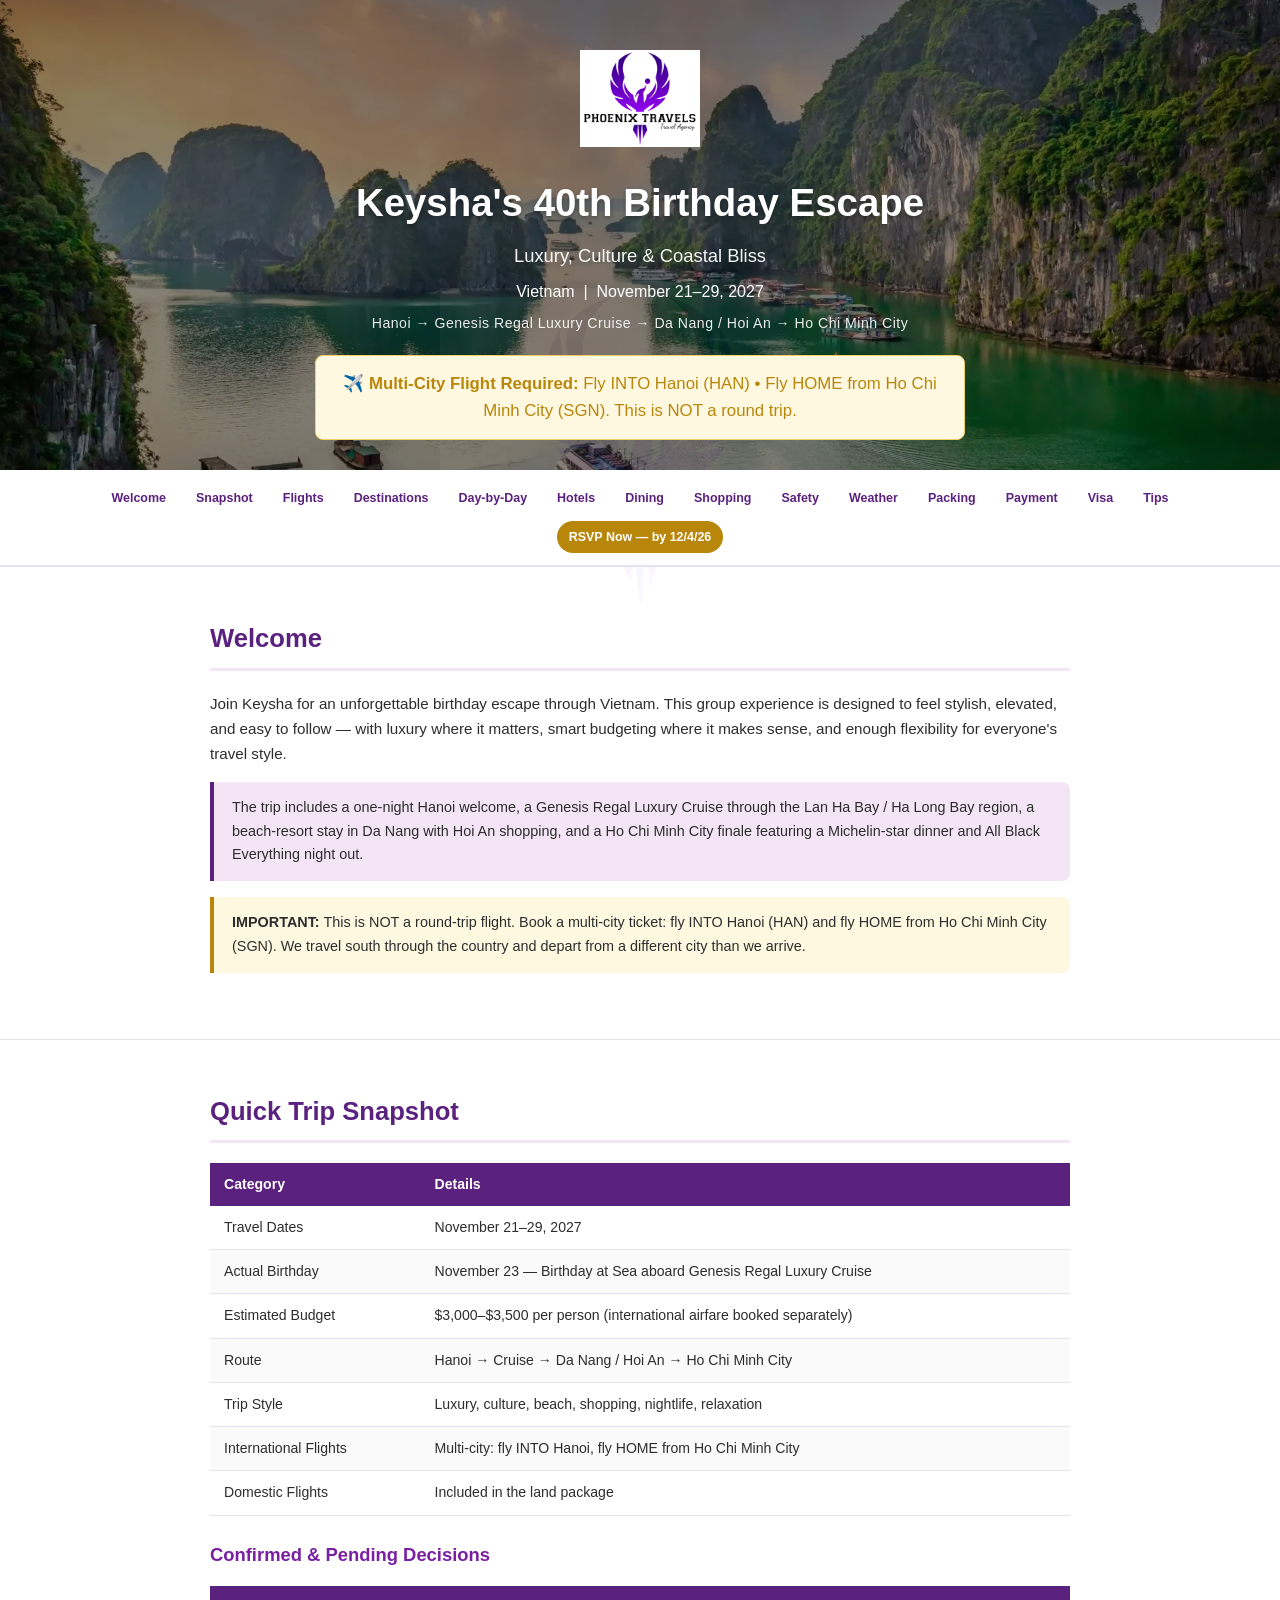
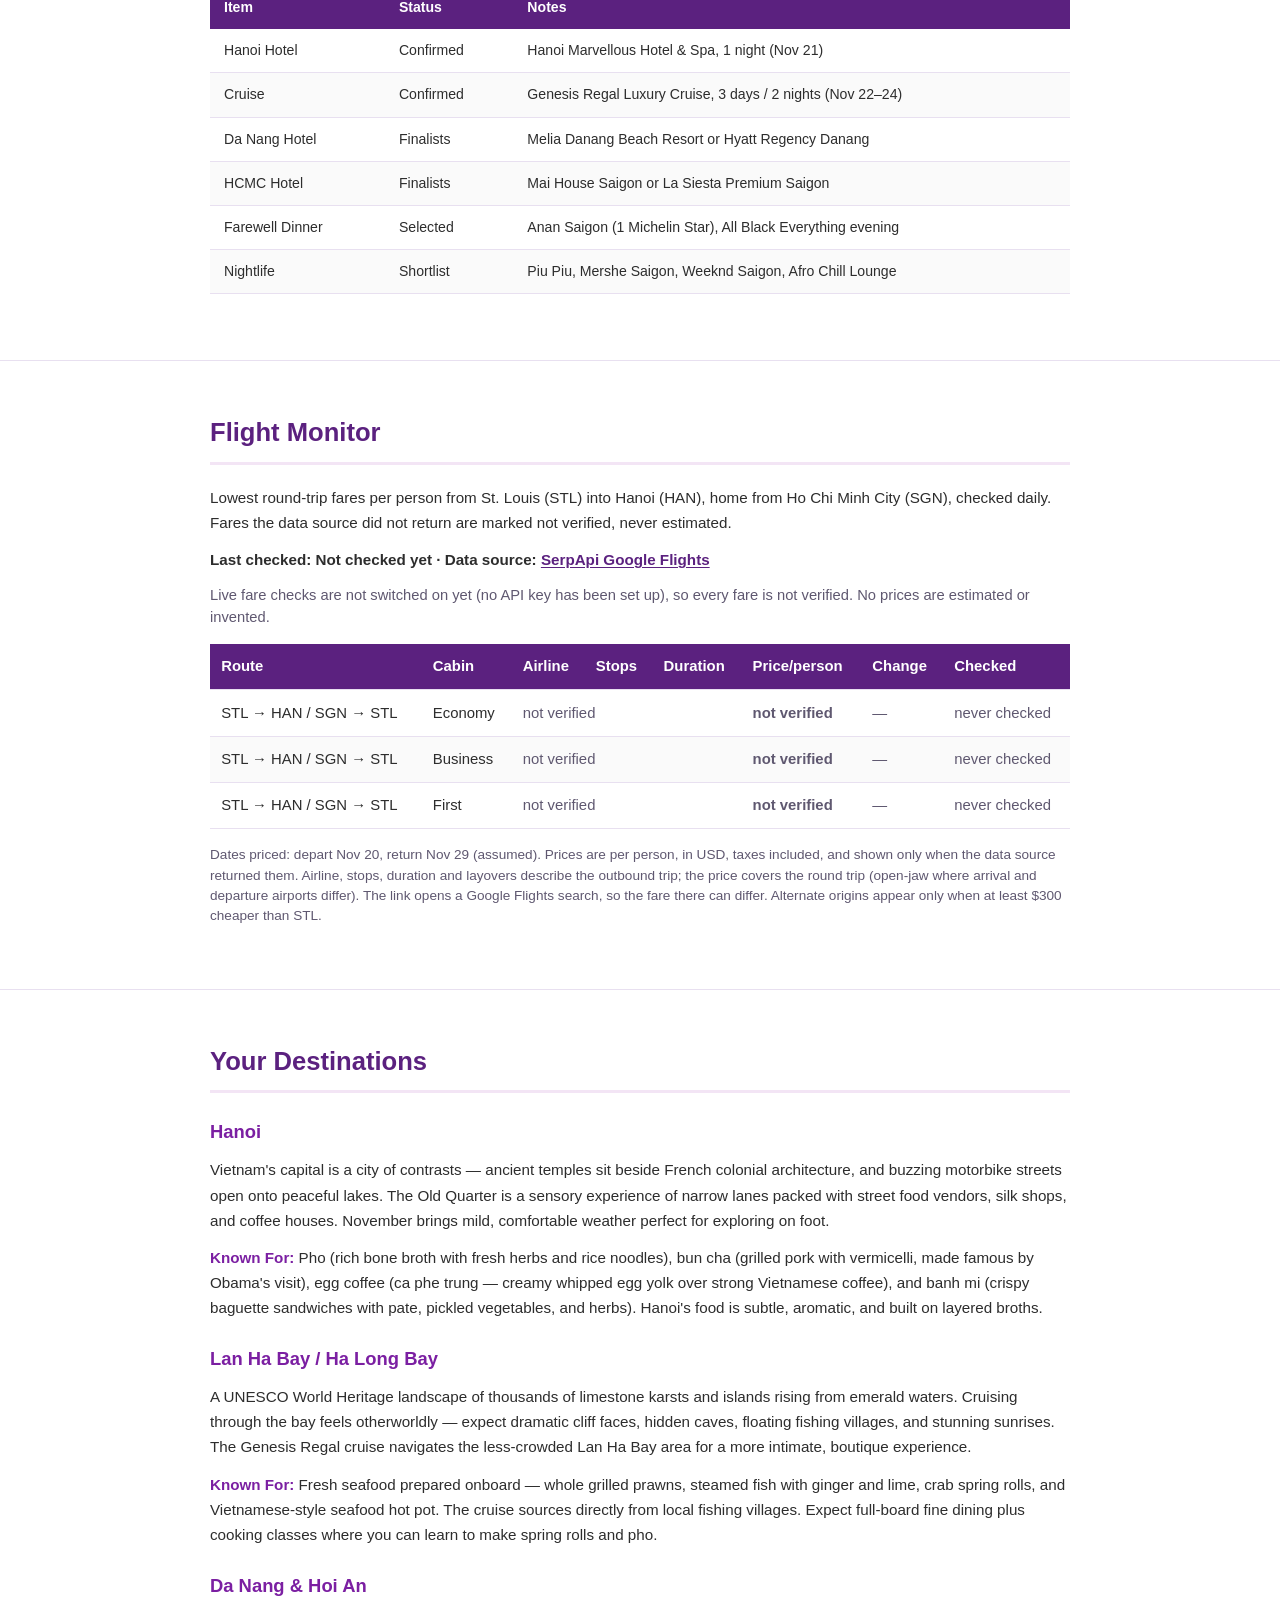
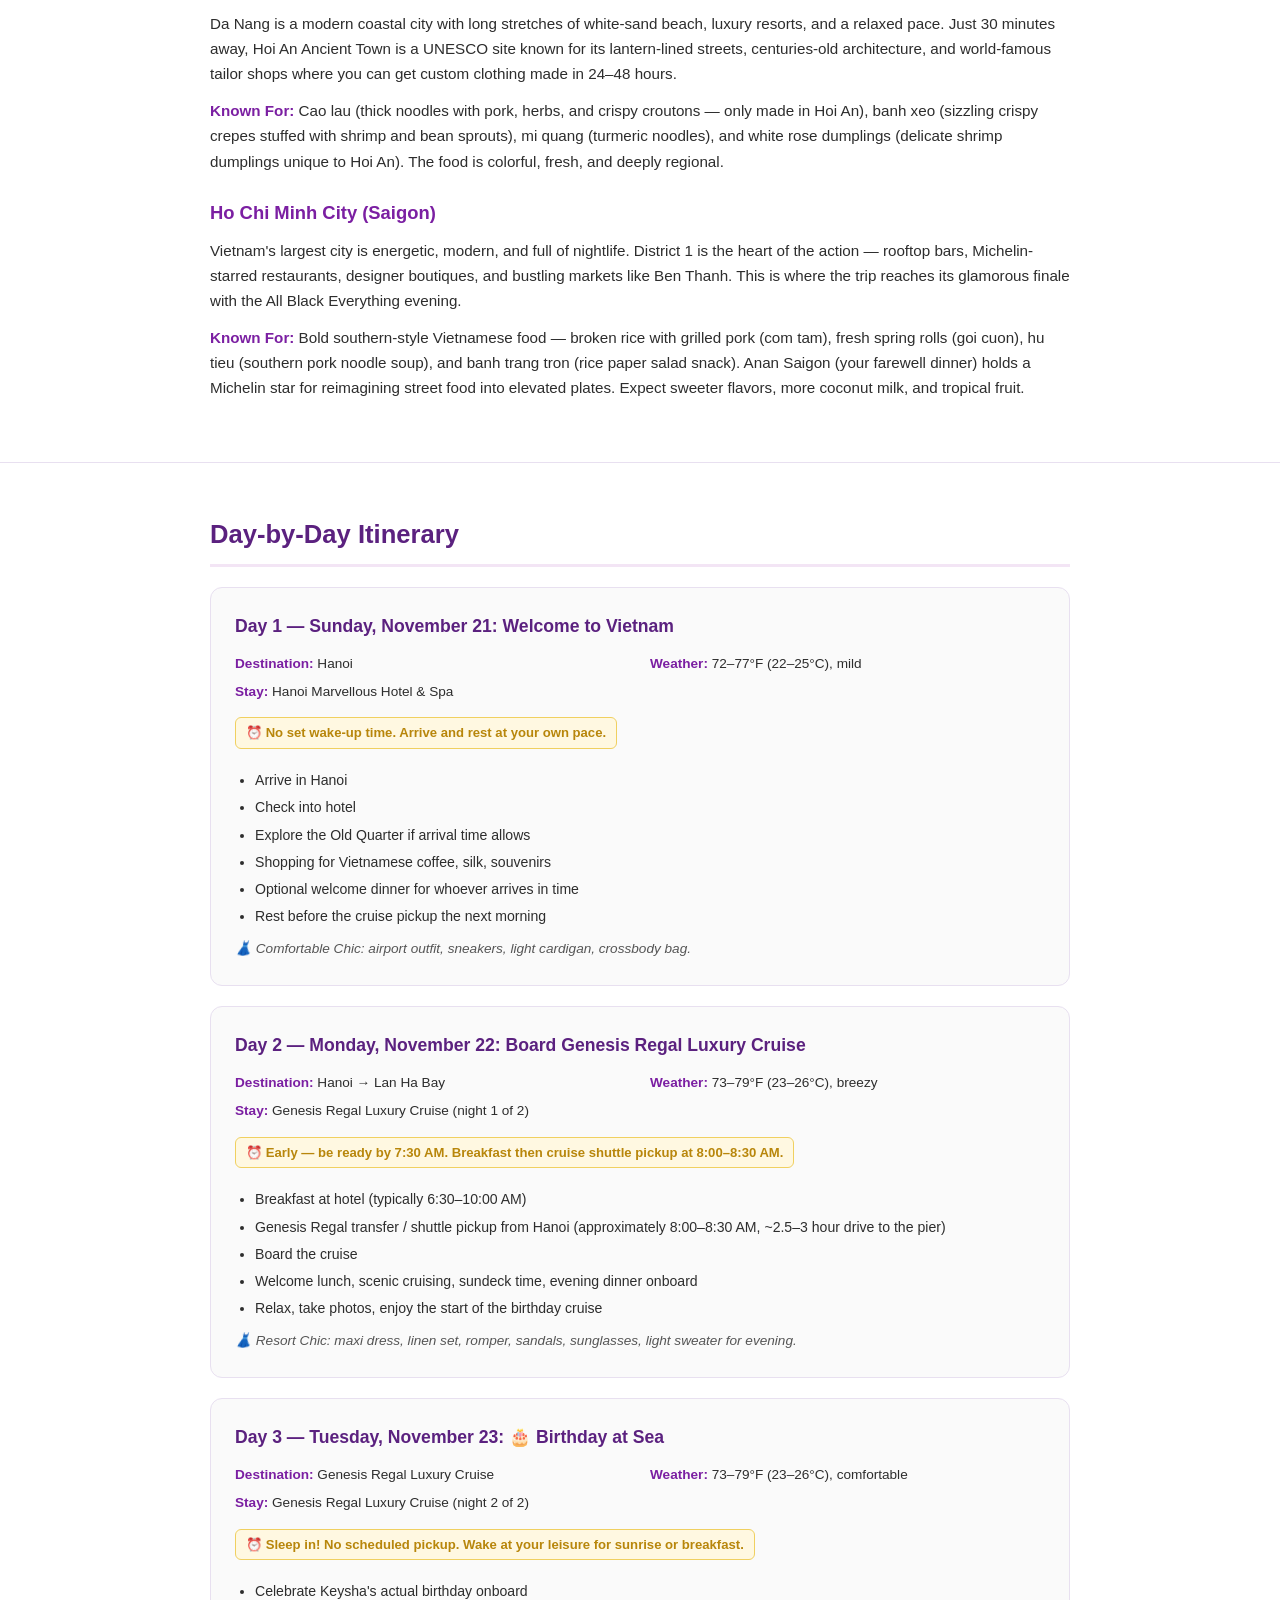
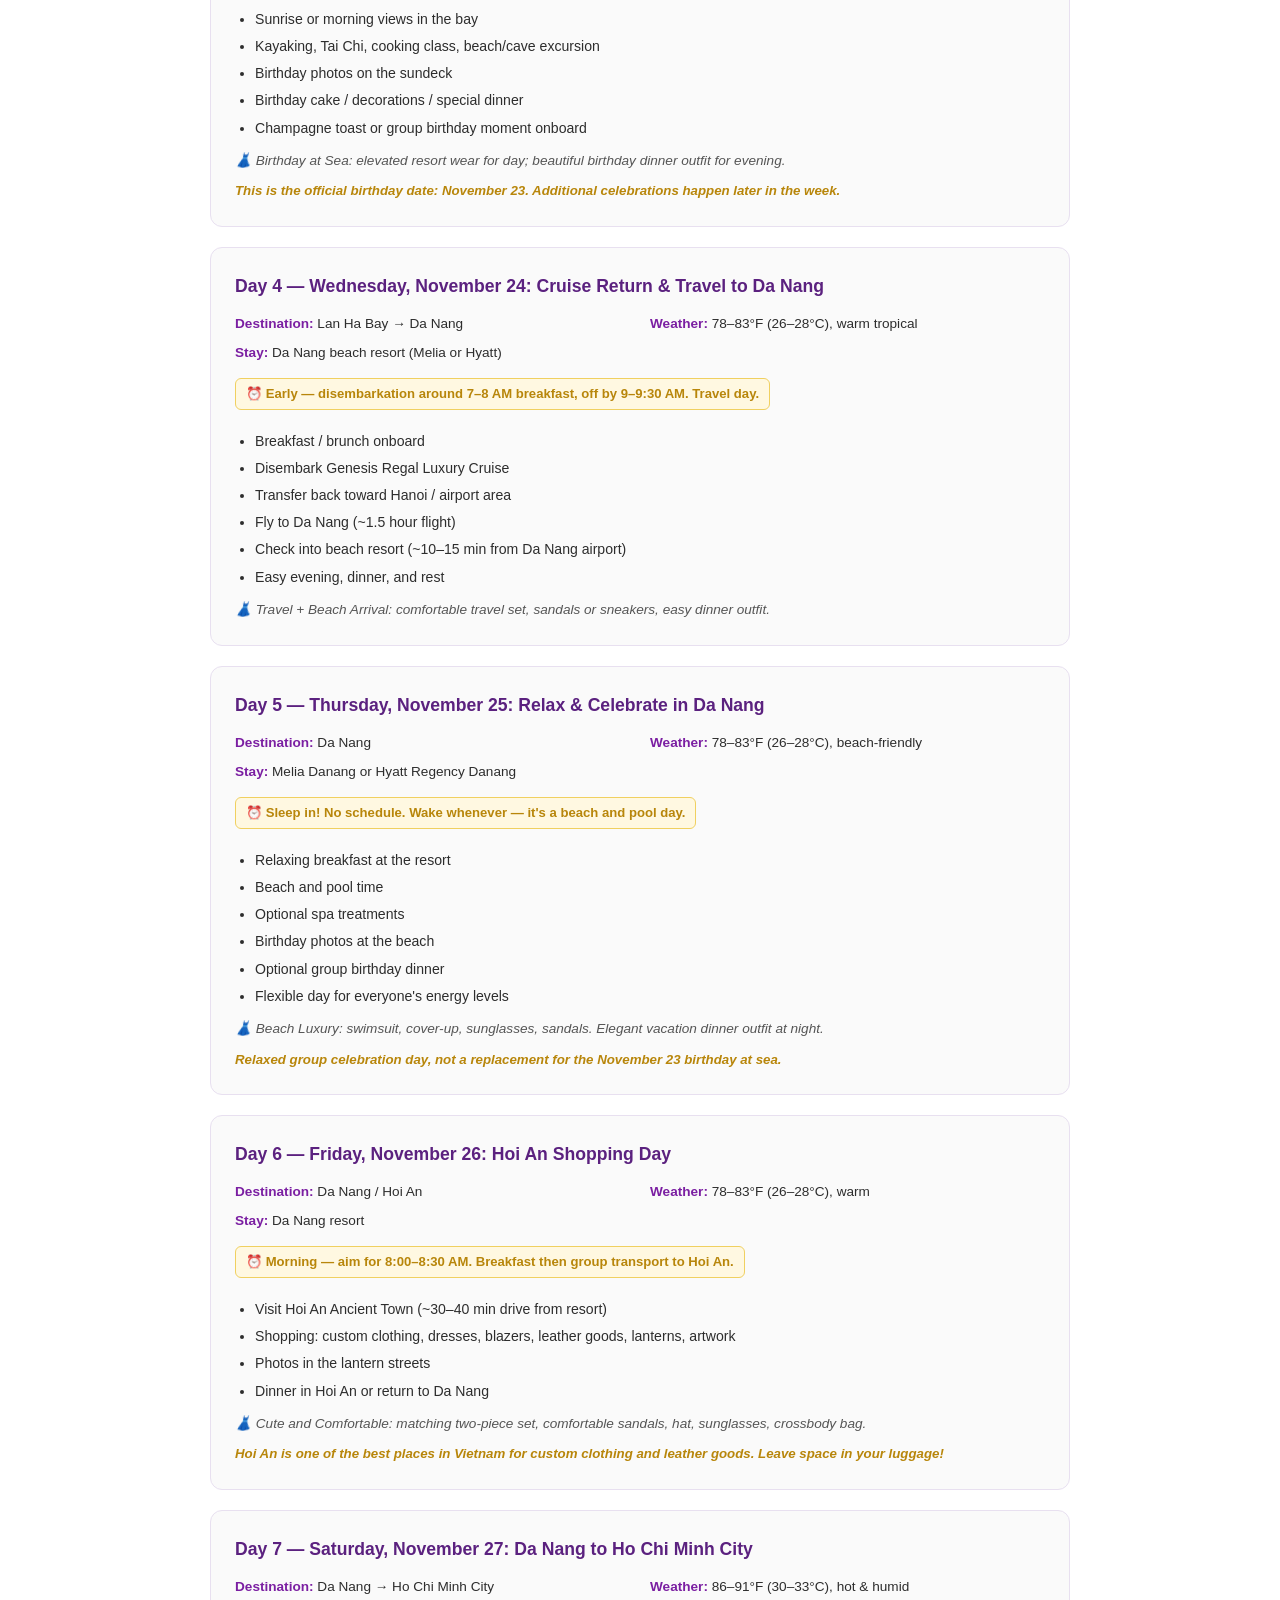
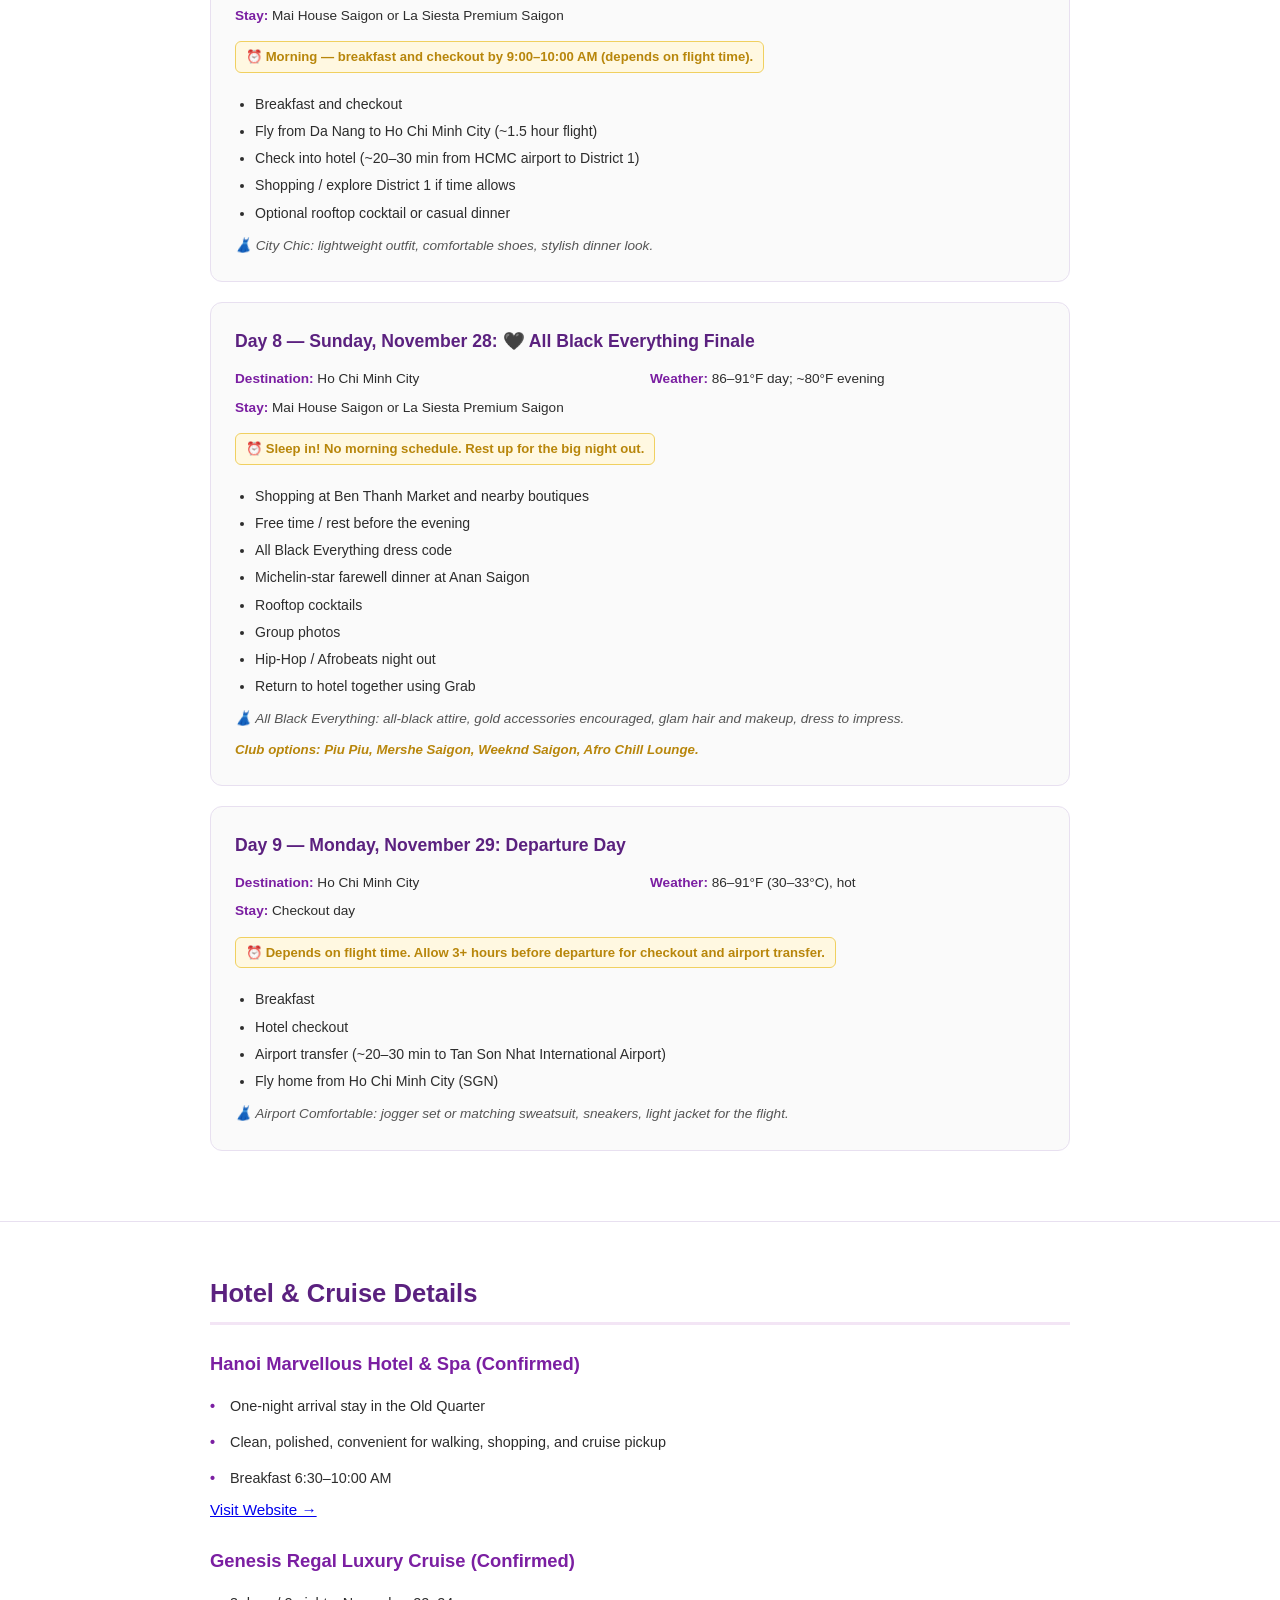
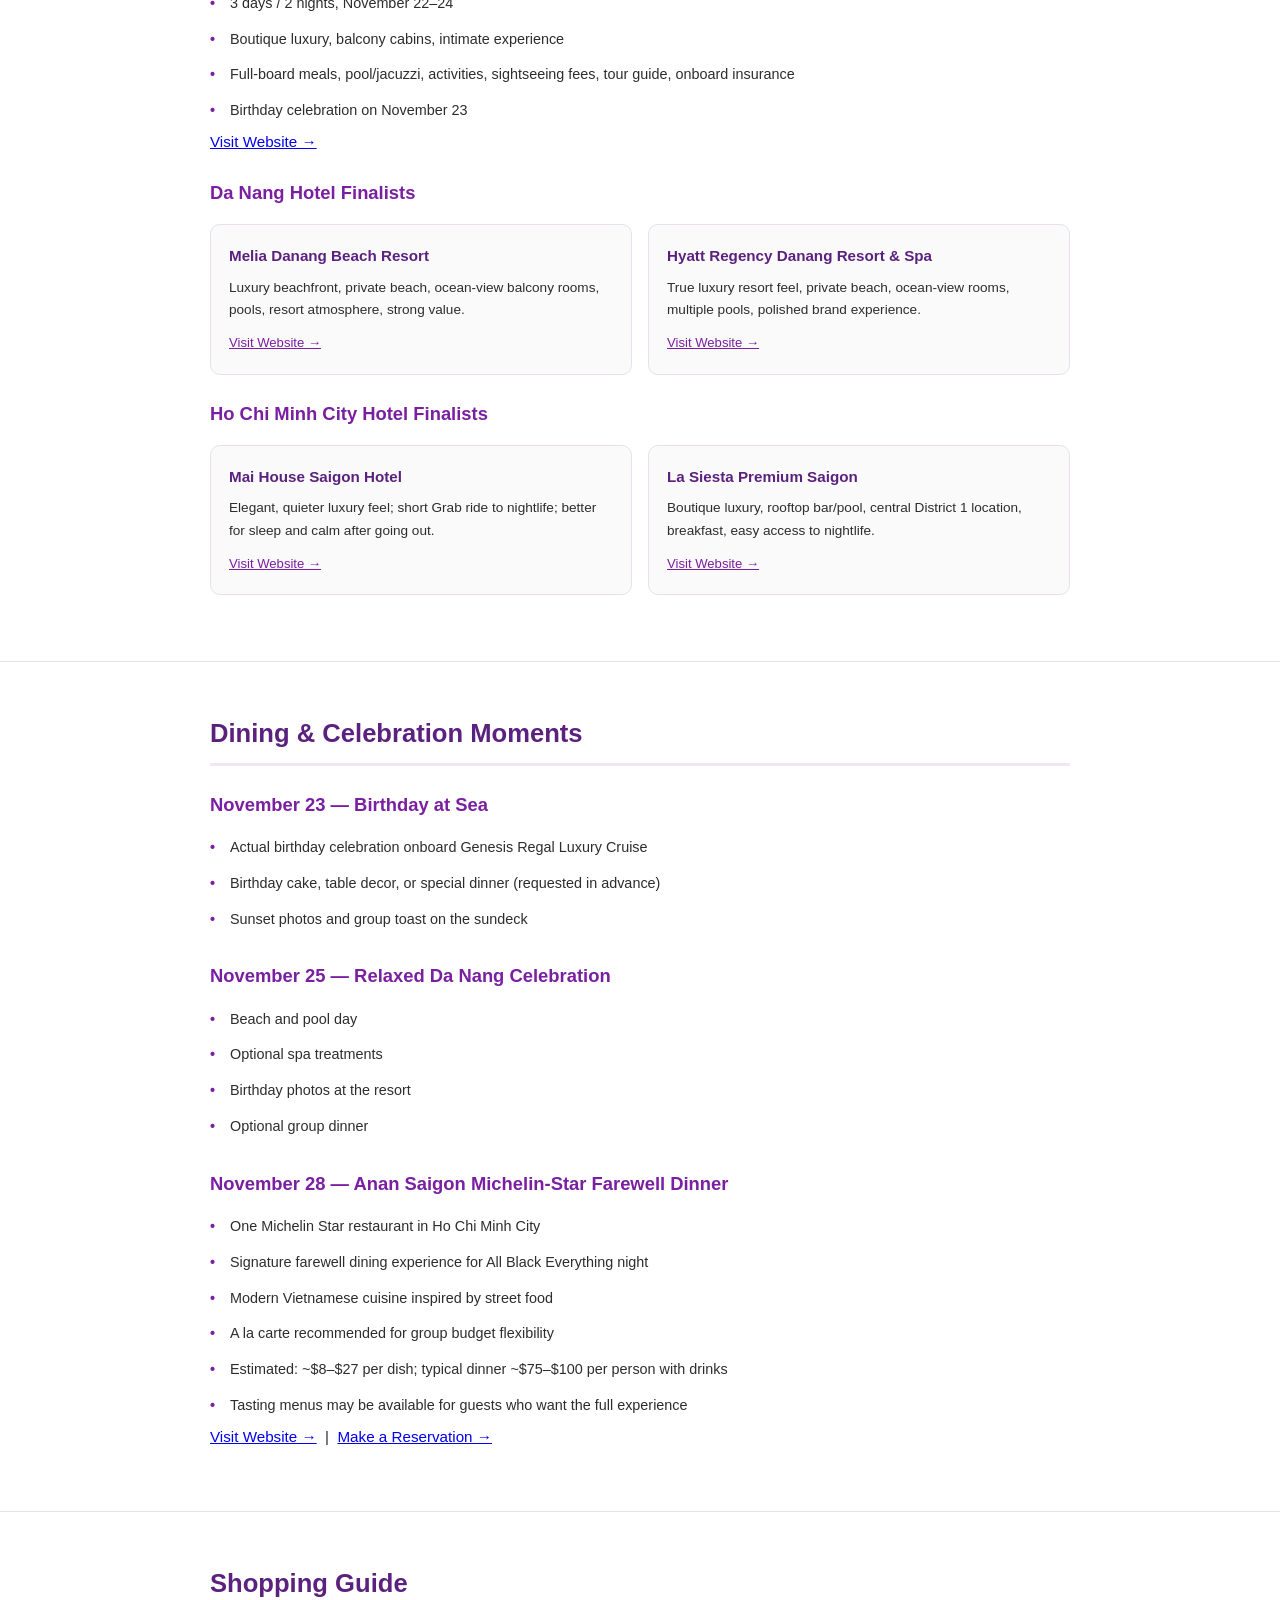
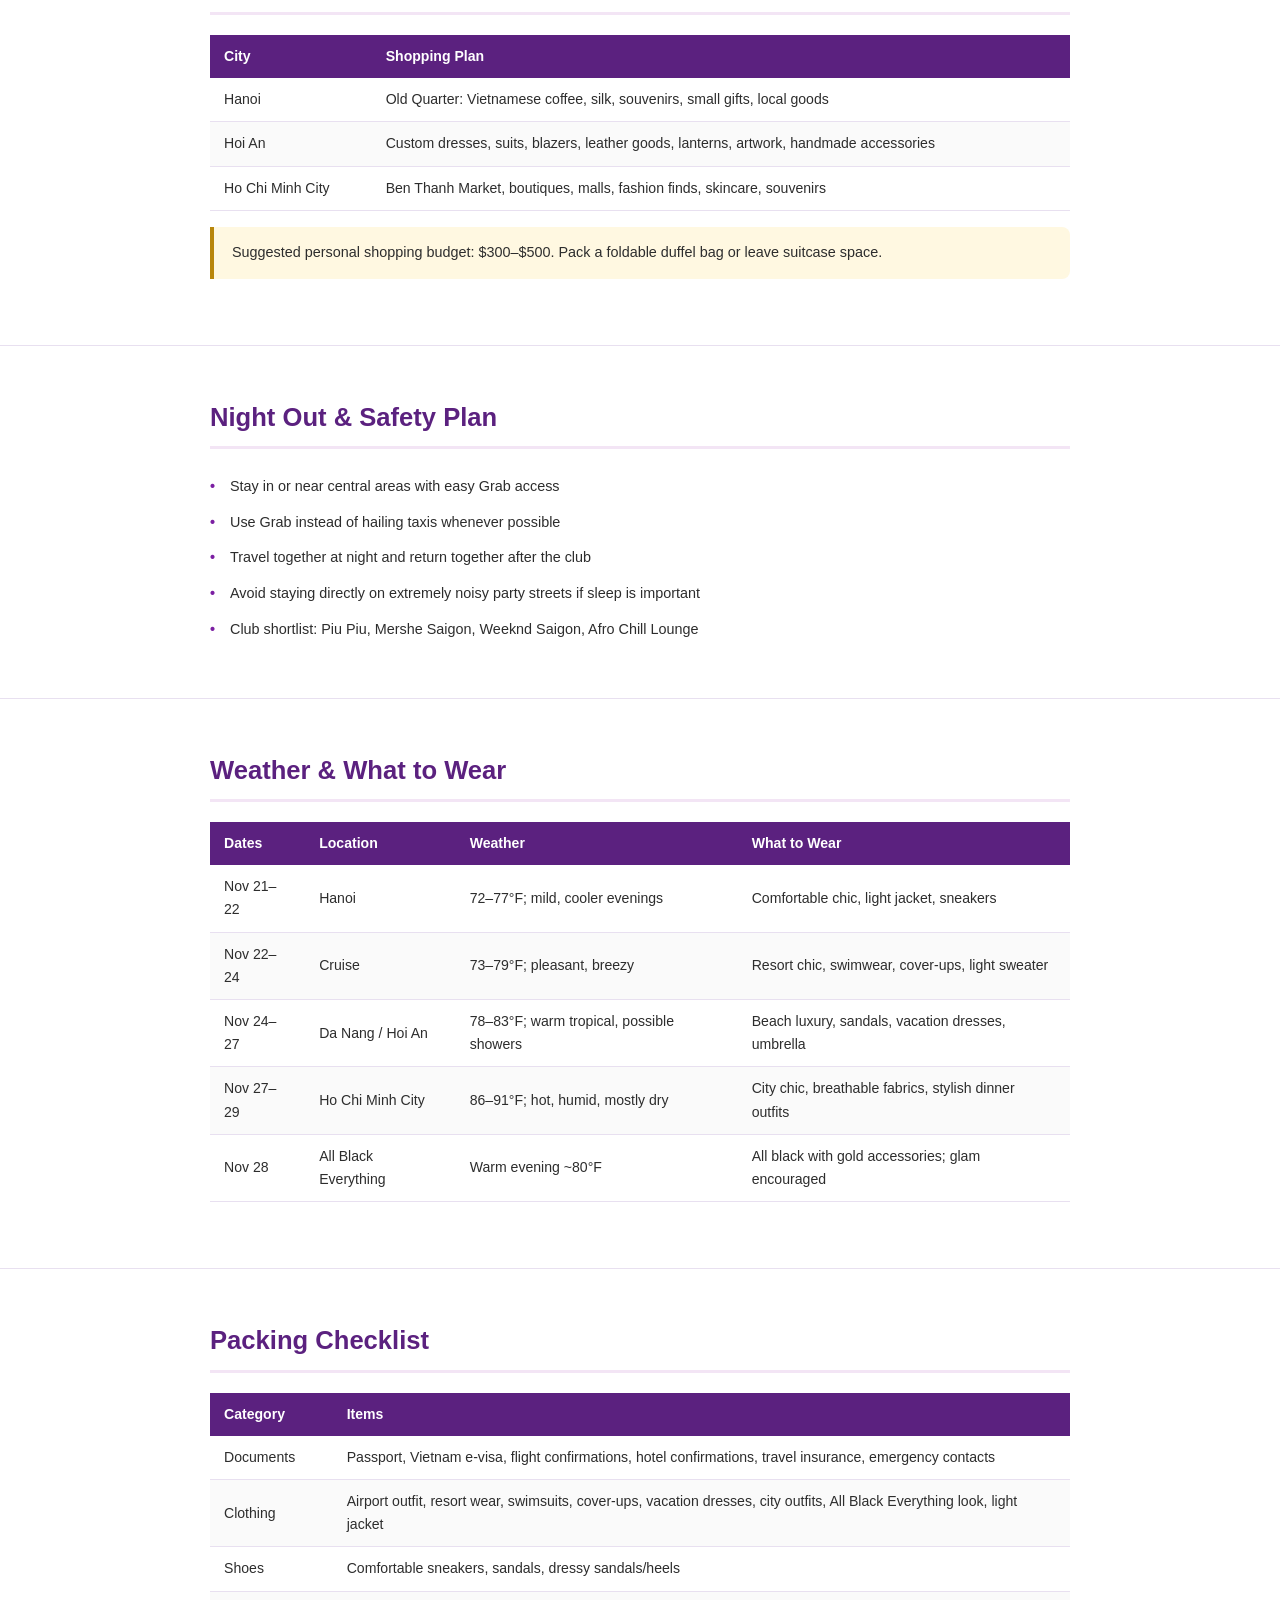
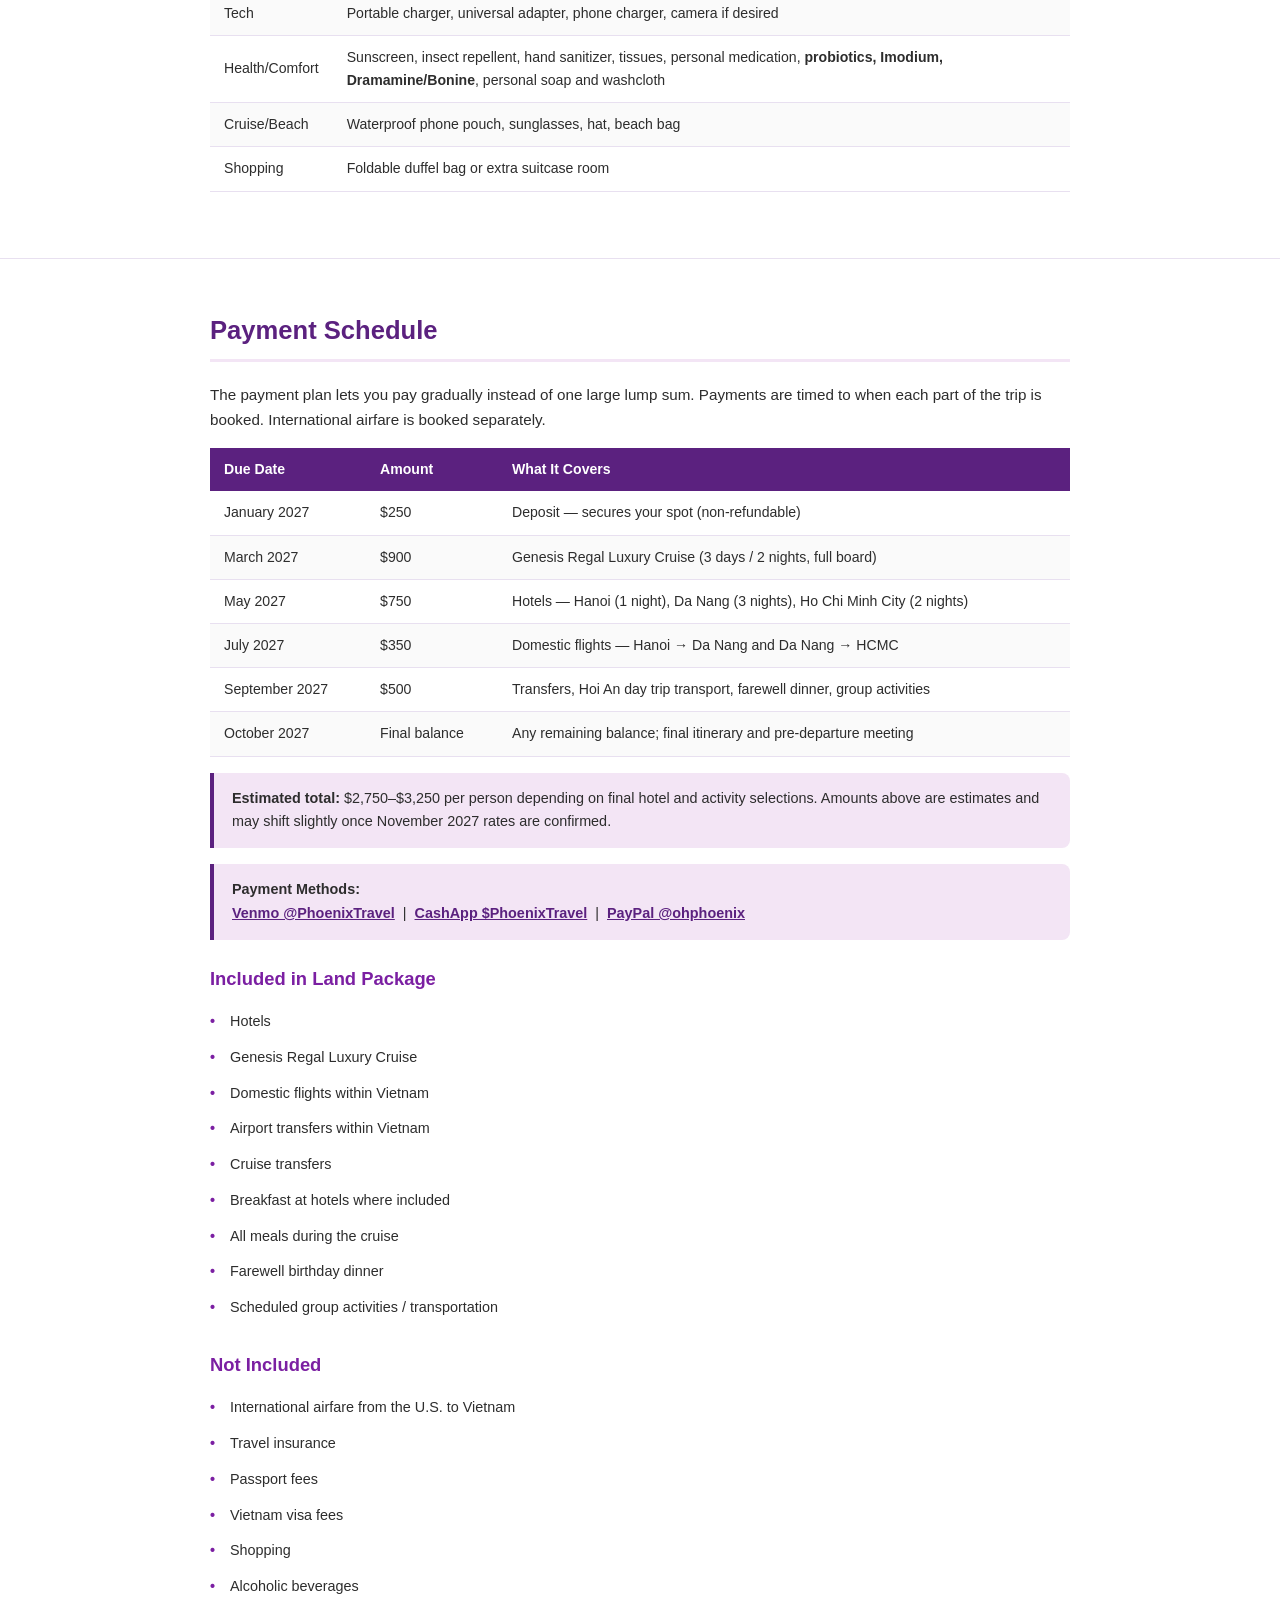
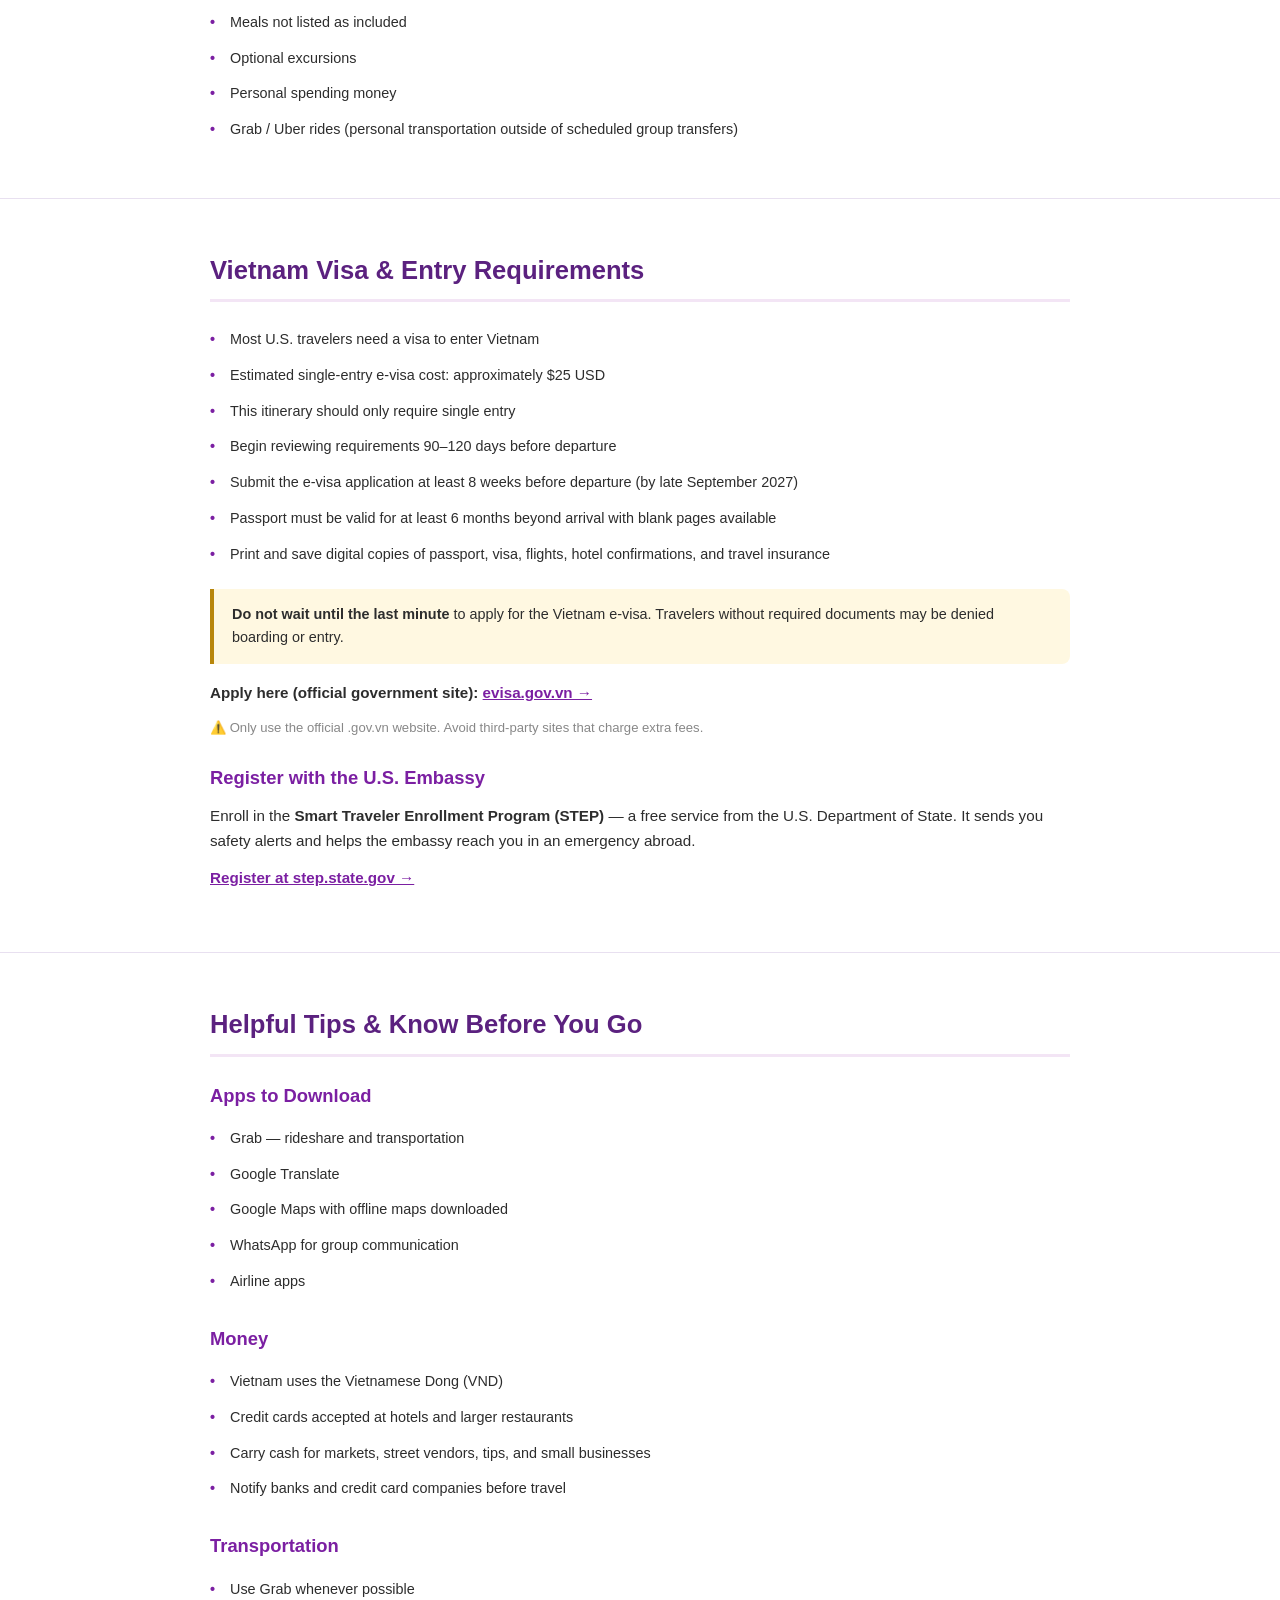
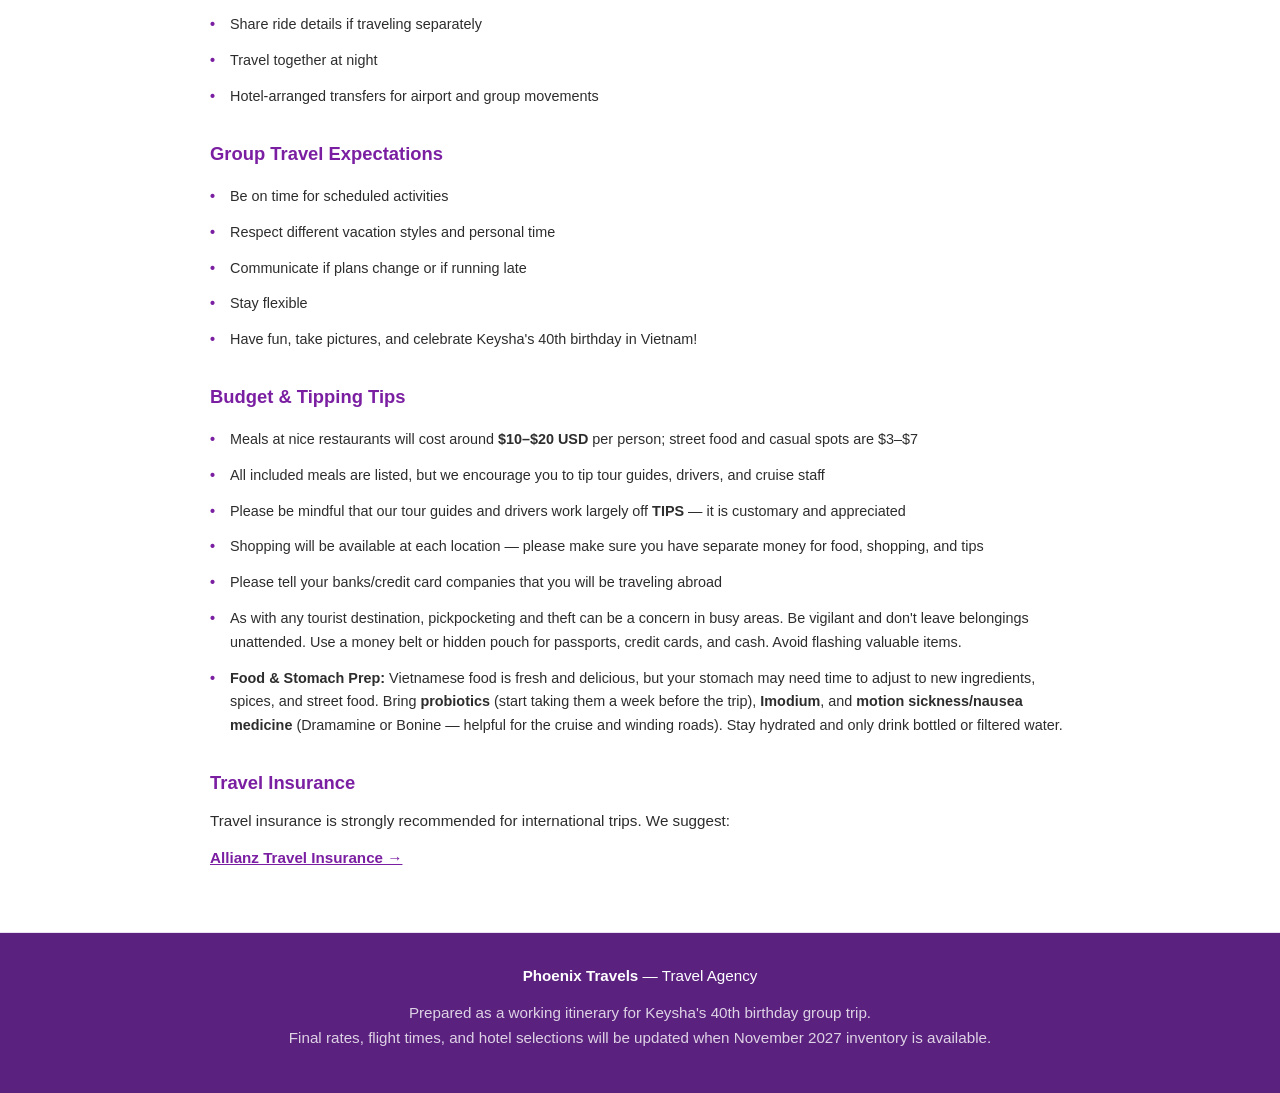
<file: index.html>
<!DOCTYPE html>
<html lang="en">
<head>
    <meta charset="UTF-8">
    <meta name="viewport" content="width=device-width, initial-scale=1.0">
    <title>Keysha's 40th Birthday Escape — Vietnam 2027 | Phoenix Travels</title>
    <style>
        * { margin: 0; padding: 0; box-sizing: border-box; }
        :root {
            --deep-purple: #5B217F;
            --medium-purple: #7B1FA2;
            --light-purple: #9C27B0;
            --soft-purple: #F3E5F5;
            --bronze: #B8860B;
            --dark: #2D2D2D;
            --white: #FFFFFF;
            --light-gray: #FAFAFA;
            --border: #E8E0F0;
        }
        body {
            font-family: 'Segoe UI', Tahoma, Geneva, Verdana, sans-serif;
            color: var(--dark);
            line-height: 1.65;
            background: var(--white);
        }
        body::after {
            content: '';
            position: fixed;
            top: 50%;
            left: 50%;
            transform: translate(-50%, -50%);
            width: 400px;
            height: 400px;
            background: url('Phoenix-01.png') center/contain no-repeat;
            opacity: 0.04;
            pointer-events: none;
            z-index: 0;
        }
        /* HERO */
        .hero {
            background: url('Vietnam.webp') center/cover no-repeat;
            color: var(--white);
            text-align: center;
            padding: 50px 20px 30px;
            position: relative;
        }
        .hero::before {
            content: '';
            position: absolute;
            top: 0; left: 0; right: 0; bottom: 0;
            background: rgba(0,0,0,0.45);
            z-index: 0;
        }
        .hero > * { position: relative; z-index: 1; }
        .hero img { max-width: 120px; margin-bottom: 16px; }
        .hero h1 { font-size: 2.4rem; margin-bottom: 6px; font-weight: 700; color: #fff; text-shadow: 0 2px 4px rgba(0,0,0,0.3); }
        .hero .tagline { font-size: 1.15rem; color: rgba(255,255,255,0.95); }
        .hero .dates { font-size: 1rem; color: #fff; margin-top: 8px; }
        .hero .route { font-size: 0.88rem; color: rgba(255,255,255,0.9); margin-top: 6px; letter-spacing: 0.5px; }
        .hero .alert {
            display: inline-block;
            background: #FFF8E1;
            border: 1px solid #F0D060;
            border-radius: 8px;
            padding: 14px 24px;
            margin-top: 20px;
            font-size: 1.05rem;
            color: var(--bronze);
            max-width: 650px;
        }
        /* NAV */
        .nav {
            background: var(--white);
            border-bottom: 2px solid var(--border);
            padding: 12px 20px;
            position: sticky;
            top: 0;
            z-index: 100;
            display: flex;
            justify-content: center;
            flex-wrap: wrap;
            gap: 6px;
        }
        .nav a {
            color: var(--deep-purple);
            text-decoration: none;
            font-size: 0.78rem;
            font-weight: 600;
            padding: 6px 12px;
            border-radius: 20px;
            transition: all 0.2s;
        }
        .nav a:hover {
            background: var(--soft-purple);
            color: var(--medium-purple);
        }
        /* SECTIONS */
        .container { max-width: 900px; margin: 0 auto; padding: 0 20px; }
        section { padding: 50px 0; border-bottom: 1px solid var(--border); }
        section:last-child { border-bottom: none; }
        h2 {
            color: var(--deep-purple);
            font-size: 1.6rem;
            margin-bottom: 20px;
            padding-bottom: 8px;
            border-bottom: 3px solid var(--soft-purple);
        }
        h3 {
            color: var(--medium-purple);
            font-size: 1.15rem;
            margin: 24px 0 10px;
        }
        p { margin-bottom: 12px; font-size: 0.95rem; }
        .callout {
            background: var(--soft-purple);
            border-left: 4px solid var(--deep-purple);
            padding: 14px 18px;
            border-radius: 0 8px 8px 0;
            margin: 16px 0;
            font-size: 0.9rem;
            font-weight: 500;
        }
        .callout.important {
            border-left-color: var(--bronze);
            background: #FFF8E1;
        }
        /* TABLES */
        table {
            width: 100%;
            border-collapse: collapse;
            margin: 16px 0;
            font-size: 0.88rem;
        }
        thead th {
            background: var(--deep-purple);
            color: var(--white);
            padding: 10px 14px;
            text-align: left;
            font-weight: 600;
        }
        tbody td {
            padding: 10px 14px;
            border-bottom: 1px solid var(--border);
        }
        tbody tr:nth-child(even) { background: var(--light-gray); }
        /* DAY CARDS */
        .day-card {
            background: var(--light-gray);
            border-radius: 12px;
            padding: 24px;
            margin: 20px 0;
            border: 1px solid var(--border);
        }
        .day-card h3 {
            color: var(--deep-purple);
            font-size: 1.1rem;
            margin: 0 0 12px;
        }
        .day-meta { display: grid; grid-template-columns: 1fr 1fr; gap: 6px 20px; margin-bottom: 14px; font-size: 0.85rem; }
        .day-meta span { display: block; }
        .day-meta strong { color: var(--medium-purple); }
        .wakeup {
            display: inline-block;
            background: #FFF8E1;
            border: 1px solid #F0D060;
            border-radius: 6px;
            padding: 4px 10px;
            font-size: 0.82rem;
            font-weight: 600;
            color: var(--bronze);
            margin-bottom: 12px;
        }
        .day-card ul { padding-left: 20px; margin: 8px 0; }
        .day-card li { margin-bottom: 4px; font-size: 0.88rem; }
        .wear { font-size: 0.85rem; color: #555; font-style: italic; margin-top: 10px; }
        .day-note {
            font-size: 0.83rem;
            color: var(--bronze);
            font-weight: 600;
            margin-top: 8px;
            font-style: italic;
        }
        /* LISTS */
        ul.clean { list-style: none; padding: 0; }
        ul.clean li { padding: 6px 0 6px 20px; position: relative; font-size: 0.9rem; }
        ul.clean li::before {
            content: '•';
            color: var(--medium-purple);
            font-weight: bold;
            position: absolute;
            left: 0;
        }
        /* HOTEL CARDS */
        .hotel-grid { display: grid; grid-template-columns: 1fr 1fr; gap: 16px; margin: 16px 0; }
        .hotel-card {
            background: var(--light-gray);
            border: 1px solid var(--border);
            border-radius: 10px;
            padding: 18px;
        }
        .hotel-card h4 { color: var(--deep-purple); margin-bottom: 8px; font-size: 0.95rem; }
        .hotel-card p { font-size: 0.85rem; margin-bottom: 8px; }
        .hotel-card a { color: var(--medium-purple); font-size: 0.82rem; }
        /* FOOTER */
        footer {
            background: var(--deep-purple);
            color: var(--white);
            text-align: center;
            padding: 30px 20px;
            font-size: 0.85rem;
        }
        footer a { color: rgba(255,255,255,0.8); }
        @keyframes flash {
            0% { background: #B8860B; box-shadow: 0 0 0 0 rgba(184, 134, 11, 0.6); }
            70% { background: #B8860B; box-shadow: 0 0 0 12px rgba(184, 134, 11, 0); }
            100% { background: #B8860B; box-shadow: 0 0 0 0 rgba(184, 134, 11, 0); }
        }
        @media (max-width: 700px) {
            .hero h1 { font-size: 1.8rem; }
            .day-meta { grid-template-columns: 1fr; }
            .hotel-grid { grid-template-columns: 1fr; }
            .nav a { font-size: 0.7rem; padding: 5px 8px; }
        }
    </style>
    <link rel="stylesheet" href="flight-monitor/ui/flight-monitor.css">
    <style>
        /* Flight Monitor (additive): map shared --fm-* variables to the purple/bronze palette. */
        #flights {
            --fm-surface: var(--white);
            --fm-text: var(--dark);
            --fm-muted: #5f5870;
            --fm-line: var(--border);
            --fm-accent: var(--deep-purple);
            --fm-head-bg: var(--deep-purple);
            --fm-head-text: var(--white);
            --fm-badge-bg: var(--soft-purple);
        }
        #flights p { margin-bottom: 12px; }
    </style>
</head>
<body>
<!-- HERO -->
<div class="hero">
    <img src="Phoenix-01.png" alt="Phoenix Travels Logo">
    <h1>Keysha's 40th Birthday Escape</h1>
    <div class="tagline">Luxury, Culture & Coastal Bliss</div>
    <div class="dates">Vietnam &nbsp;|&nbsp; November 21–29, 2027</div>
    <div class="route">Hanoi &rarr; Genesis Regal Luxury Cruise &rarr; Da Nang / Hoi An &rarr; Ho Chi Minh City</div>
    <div class="alert">
        ✈️ <strong>Multi-City Flight Required:</strong> Fly INTO Hanoi (HAN) &bull; Fly HOME from Ho Chi Minh City (SGN). This is NOT a round trip.
    </div>
</div>

<!-- NAV -->
<nav class="nav">
    <a href="#welcome">Welcome</a>
    <a href="#snapshot">Snapshot</a>
    <a href="#flights">Flights</a>
    <a href="#destinations">Destinations</a>
    <a href="#itinerary">Day-by-Day</a>
    <a href="#hotels">Hotels</a>
    <a href="#dining">Dining</a>
    <a href="#shopping">Shopping</a>
    <a href="#safety">Safety</a>
    <a href="#weather">Weather</a>
    <a href="#packing">Packing</a>
    <a href="#payment">Payment</a>
    <a href="#visa">Visa</a>
    <a href="#tips">Tips</a>
    <a href="vietnam_rsvp.html" style="background:var(--bronze);color:var(--white);border-radius:20px;animation:flash 2s ease-out infinite;">RSVP Now — by 12/4/26</a>
</nav>
<!-- WELCOME -->
<section id="welcome">
<div class="container">
    <h2>Welcome</h2>
    <p>Join Keysha for an unforgettable birthday escape through Vietnam. This group experience is designed to feel stylish, elevated, and easy to follow — with luxury where it matters, smart budgeting where it makes sense, and enough flexibility for everyone's travel style.</p>
    <div class="callout">
        The trip includes a one-night Hanoi welcome, a Genesis Regal Luxury Cruise through the Lan Ha Bay / Ha Long Bay region, a beach-resort stay in Da Nang with Hoi An shopping, and a Ho Chi Minh City finale featuring a Michelin-star dinner and All Black Everything night out.
    </div>
    <div class="callout important">
        <strong>IMPORTANT:</strong> This is NOT a round-trip flight. Book a multi-city ticket: fly INTO Hanoi (HAN) and fly HOME from Ho Chi Minh City (SGN). We travel south through the country and depart from a different city than we arrive.
    </div>
</div>
</section>
<!-- QUICK TRIP SNAPSHOT -->
<section id="snapshot">
<div class="container">
    <h2>Quick Trip Snapshot</h2>
    <table>
        <thead><tr><th>Category</th><th>Details</th></tr></thead>
        <tbody>
            <tr><td>Travel Dates</td><td>November 21–29, 2027</td></tr>
            <tr><td>Actual Birthday</td><td>November 23 — Birthday at Sea aboard Genesis Regal Luxury Cruise</td></tr>
            <tr><td>Estimated Budget</td><td>$3,000–$3,500 per person (international airfare booked separately)</td></tr>
            <tr><td>Route</td><td>Hanoi → Cruise → Da Nang / Hoi An → Ho Chi Minh City</td></tr>
            <tr><td>Trip Style</td><td>Luxury, culture, beach, shopping, nightlife, relaxation</td></tr>
            <tr><td>International Flights</td><td>Multi-city: fly INTO Hanoi, fly HOME from Ho Chi Minh City</td></tr>
            <tr><td>Domestic Flights</td><td>Included in the land package</td></tr>
        </tbody>
    </table>
    <h3>Confirmed & Pending Decisions</h3>
    <table>
        <thead><tr><th>Item</th><th>Status</th><th>Notes</th></tr></thead>
        <tbody>
            <tr><td>Hanoi Hotel</td><td>Confirmed</td><td>Hanoi Marvellous Hotel & Spa, 1 night (Nov 21)</td></tr>
            <tr><td>Cruise</td><td>Confirmed</td><td>Genesis Regal Luxury Cruise, 3 days / 2 nights (Nov 22–24)</td></tr>
            <tr><td>Da Nang Hotel</td><td>Finalists</td><td>Melia Danang Beach Resort or Hyatt Regency Danang</td></tr>
            <tr><td>HCMC Hotel</td><td>Finalists</td><td>Mai House Saigon or La Siesta Premium Saigon</td></tr>
            <tr><td>Farewell Dinner</td><td>Selected</td><td>Anan Saigon (1 Michelin Star), All Black Everything evening</td></tr>
            <tr><td>Nightlife</td><td>Shortlist</td><td>Piu Piu, Mershe Saigon, Weeknd Saigon, Afro Chill Lounge</td></tr>
        </tbody>
    </table>
</div>
</section>
<!-- FLIGHT MONITOR -->
<section id="flights">
<div class="container">
    <h2>Flight Monitor</h2>
    <p>Lowest round-trip fares per person from St. Louis (STL) into Hanoi (HAN), home from Ho Chi Minh City (SGN), checked daily. Fares the data source did not return are marked not verified, never estimated.</p>
    <div data-flight-monitor data-itinerary="original" data-origin="STL" data-arrive="HAN" data-depart="SGN"></div>
</div>
</section>
<!-- DESTINATIONS -->
<section id="destinations">
<div class="container">
    <h2>Your Destinations</h2>

    <h3>Hanoi</h3>
    <p>Vietnam's capital is a city of contrasts — ancient temples sit beside French colonial architecture, and buzzing motorbike streets open onto peaceful lakes. The Old Quarter is a sensory experience of narrow lanes packed with street food vendors, silk shops, and coffee houses. November brings mild, comfortable weather perfect for exploring on foot.</p>
    <p><strong style="color:var(--medium-purple)">Known For:</strong> Pho (rich bone broth with fresh herbs and rice noodles), bun cha (grilled pork with vermicelli, made famous by Obama's visit), egg coffee (ca phe trung — creamy whipped egg yolk over strong Vietnamese coffee), and banh mi (crispy baguette sandwiches with pate, pickled vegetables, and herbs). Hanoi's food is subtle, aromatic, and built on layered broths.</p>

    <h3>Lan Ha Bay / Ha Long Bay</h3>
    <p>A UNESCO World Heritage landscape of thousands of limestone karsts and islands rising from emerald waters. Cruising through the bay feels otherworldly — expect dramatic cliff faces, hidden caves, floating fishing villages, and stunning sunrises. The Genesis Regal cruise navigates the less-crowded Lan Ha Bay area for a more intimate, boutique experience.</p>
    <p><strong style="color:var(--medium-purple)">Known For:</strong> Fresh seafood prepared onboard — whole grilled prawns, steamed fish with ginger and lime, crab spring rolls, and Vietnamese-style seafood hot pot. The cruise sources directly from local fishing villages. Expect full-board fine dining plus cooking classes where you can learn to make spring rolls and pho.</p>

    <h3>Da Nang & Hoi An</h3>
    <p>Da Nang is a modern coastal city with long stretches of white-sand beach, luxury resorts, and a relaxed pace. Just 30 minutes away, Hoi An Ancient Town is a UNESCO site known for its lantern-lined streets, centuries-old architecture, and world-famous tailor shops where you can get custom clothing made in 24–48 hours.</p>
    <p><strong style="color:var(--medium-purple)">Known For:</strong> Cao lau (thick noodles with pork, herbs, and crispy croutons — only made in Hoi An), banh xeo (sizzling crispy crepes stuffed with shrimp and bean sprouts), mi quang (turmeric noodles), and white rose dumplings (delicate shrimp dumplings unique to Hoi An). The food is colorful, fresh, and deeply regional.</p>

    <h3>Ho Chi Minh City (Saigon)</h3>
    <p>Vietnam's largest city is energetic, modern, and full of nightlife. District 1 is the heart of the action — rooftop bars, Michelin-starred restaurants, designer boutiques, and bustling markets like Ben Thanh. This is where the trip reaches its glamorous finale with the All Black Everything evening.</p>
    <p><strong style="color:var(--medium-purple)">Known For:</strong> Bold southern-style Vietnamese food — broken rice with grilled pork (com tam), fresh spring rolls (goi cuon), hu tieu (southern pork noodle soup), and banh trang tron (rice paper salad snack). Anan Saigon (your farewell dinner) holds a Michelin star for reimagining street food into elevated plates. Expect sweeter flavors, more coconut milk, and tropical fruit.</p>
</div>
</section>
<!-- DAY-BY-DAY ITINERARY -->
<section id="itinerary">
<div class="container">
    <h2>Day-by-Day Itinerary</h2>

    <div class="day-card">
        <h3>Day 1 — Sunday, November 21: Welcome to Vietnam</h3>
        <div class="day-meta">
            <span><strong>Destination:</strong> Hanoi</span>
            <span><strong>Weather:</strong> 72–77°F (22–25°C), mild</span>
            <span><strong>Stay:</strong> Hanoi Marvellous Hotel & Spa</span>
        </div>
        <div class="wakeup">⏰ No set wake-up time. Arrive and rest at your own pace.</div>
        <ul>
            <li>Arrive in Hanoi</li>
            <li>Check into hotel</li>
            <li>Explore the Old Quarter if arrival time allows</li>
            <li>Shopping for Vietnamese coffee, silk, souvenirs</li>
            <li>Optional welcome dinner for whoever arrives in time</li>
            <li>Rest before the cruise pickup the next morning</li>
        </ul>
        <div class="wear">👗 Comfortable Chic: airport outfit, sneakers, light cardigan, crossbody bag.</div>
    </div>

    <div class="day-card">
        <h3>Day 2 — Monday, November 22: Board Genesis Regal Luxury Cruise</h3>
        <div class="day-meta">
            <span><strong>Destination:</strong> Hanoi → Lan Ha Bay</span>
            <span><strong>Weather:</strong> 73–79°F (23–26°C), breezy</span>
            <span><strong>Stay:</strong> Genesis Regal Luxury Cruise (night 1 of 2)</span>
        </div>
        <div class="wakeup">⏰ Early — be ready by 7:30 AM. Breakfast then cruise shuttle pickup at 8:00–8:30 AM.</div>
        <ul>
            <li>Breakfast at hotel (typically 6:30–10:00 AM)</li>
            <li>Genesis Regal transfer / shuttle pickup from Hanoi (approximately 8:00–8:30 AM, ~2.5–3 hour drive to the pier)</li>
            <li>Board the cruise</li>
            <li>Welcome lunch, scenic cruising, sundeck time, evening dinner onboard</li>
            <li>Relax, take photos, enjoy the start of the birthday cruise</li>
        </ul>
        <div class="wear">👗 Resort Chic: maxi dress, linen set, romper, sandals, sunglasses, light sweater for evening.</div>
    </div>
    <div class="day-card">
        <h3>Day 3 — Tuesday, November 23: 🎂 Birthday at Sea</h3>
        <div class="day-meta">
            <span><strong>Destination:</strong> Genesis Regal Luxury Cruise</span>
            <span><strong>Weather:</strong> 73–79°F (23–26°C), comfortable</span>
            <span><strong>Stay:</strong> Genesis Regal Luxury Cruise (night 2 of 2)</span>
        </div>
        <div class="wakeup">⏰ Sleep in! No scheduled pickup. Wake at your leisure for sunrise or breakfast.</div>
        <ul>
            <li>Celebrate Keysha's actual birthday onboard</li>
            <li>Sunrise or morning views in the bay</li>
            <li>Kayaking, Tai Chi, cooking class, beach/cave excursion</li>
            <li>Birthday photos on the sundeck</li>
            <li>Birthday cake / decorations / special dinner</li>
            <li>Champagne toast or group birthday moment onboard</li>
        </ul>
        <div class="wear">👗 Birthday at Sea: elevated resort wear for day; beautiful birthday dinner outfit for evening.</div>
        <div class="day-note">This is the official birthday date: November 23. Additional celebrations happen later in the week.</div>
    </div>

    <div class="day-card">
        <h3>Day 4 — Wednesday, November 24: Cruise Return & Travel to Da Nang</h3>
        <div class="day-meta">
            <span><strong>Destination:</strong> Lan Ha Bay → Da Nang</span>
            <span><strong>Weather:</strong> 78–83°F (26–28°C), warm tropical</span>
            <span><strong>Stay:</strong> Da Nang beach resort (Melia or Hyatt)</span>
        </div>
        <div class="wakeup">⏰ Early — disembarkation around 7–8 AM breakfast, off by 9–9:30 AM. Travel day.</div>
        <ul>
            <li>Breakfast / brunch onboard</li>
            <li>Disembark Genesis Regal Luxury Cruise</li>
            <li>Transfer back toward Hanoi / airport area</li>
            <li>Fly to Da Nang (~1.5 hour flight)</li>
            <li>Check into beach resort (~10–15 min from Da Nang airport)</li>
            <li>Easy evening, dinner, and rest</li>
        </ul>
        <div class="wear">👗 Travel + Beach Arrival: comfortable travel set, sandals or sneakers, easy dinner outfit.</div>
    </div>
    <div class="day-card">
        <h3>Day 5 — Thursday, November 25: Relax & Celebrate in Da Nang</h3>
        <div class="day-meta">
            <span><strong>Destination:</strong> Da Nang</span>
            <span><strong>Weather:</strong> 78–83°F (26–28°C), beach-friendly</span>
            <span><strong>Stay:</strong> Melia Danang or Hyatt Regency Danang</span>
        </div>
        <div class="wakeup">⏰ Sleep in! No schedule. Wake whenever — it's a beach and pool day.</div>
        <ul>
            <li>Relaxing breakfast at the resort</li>
            <li>Beach and pool time</li>
            <li>Optional spa treatments</li>
            <li>Birthday photos at the beach</li>
            <li>Optional group birthday dinner</li>
            <li>Flexible day for everyone's energy levels</li>
        </ul>
        <div class="wear">👗 Beach Luxury: swimsuit, cover-up, sunglasses, sandals. Elegant vacation dinner outfit at night.</div>
        <div class="day-note">Relaxed group celebration day, not a replacement for the November 23 birthday at sea.</div>
    </div>

    <div class="day-card">
        <h3>Day 6 — Friday, November 26: Hoi An Shopping Day</h3>
        <div class="day-meta">
            <span><strong>Destination:</strong> Da Nang / Hoi An</span>
            <span><strong>Weather:</strong> 78–83°F (26–28°C), warm</span>
            <span><strong>Stay:</strong> Da Nang resort</span>
        </div>
        <div class="wakeup">⏰ Morning — aim for 8:00–8:30 AM. Breakfast then group transport to Hoi An.</div>
        <ul>
            <li>Visit Hoi An Ancient Town (~30–40 min drive from resort)</li>
            <li>Shopping: custom clothing, dresses, blazers, leather goods, lanterns, artwork</li>
            <li>Photos in the lantern streets</li>
            <li>Dinner in Hoi An or return to Da Nang</li>
        </ul>
        <div class="wear">👗 Cute and Comfortable: matching two-piece set, comfortable sandals, hat, sunglasses, crossbody bag.</div>
        <div class="day-note">Hoi An is one of the best places in Vietnam for custom clothing and leather goods. Leave space in your luggage!</div>
    </div>
    <div class="day-card">
        <h3>Day 7 — Saturday, November 27: Da Nang to Ho Chi Minh City</h3>
        <div class="day-meta">
            <span><strong>Destination:</strong> Da Nang → Ho Chi Minh City</span>
            <span><strong>Weather:</strong> 86–91°F (30–33°C), hot & humid</span>
            <span><strong>Stay:</strong> Mai House Saigon or La Siesta Premium Saigon</span>
        </div>
        <div class="wakeup">⏰ Morning — breakfast and checkout by 9:00–10:00 AM (depends on flight time).</div>
        <ul>
            <li>Breakfast and checkout</li>
            <li>Fly from Da Nang to Ho Chi Minh City (~1.5 hour flight)</li>
            <li>Check into hotel (~20–30 min from HCMC airport to District 1)</li>
            <li>Shopping / explore District 1 if time allows</li>
            <li>Optional rooftop cocktail or casual dinner</li>
        </ul>
        <div class="wear">👗 City Chic: lightweight outfit, comfortable shoes, stylish dinner look.</div>
    </div>

    <div class="day-card">
        <h3>Day 8 — Sunday, November 28: 🖤 All Black Everything Finale</h3>
        <div class="day-meta">
            <span><strong>Destination:</strong> Ho Chi Minh City</span>
            <span><strong>Weather:</strong> 86–91°F day; ~80°F evening</span>
            <span><strong>Stay:</strong> Mai House Saigon or La Siesta Premium Saigon</span>
        </div>
        <div class="wakeup">⏰ Sleep in! No morning schedule. Rest up for the big night out.</div>
        <ul>
            <li>Shopping at Ben Thanh Market and nearby boutiques</li>
            <li>Free time / rest before the evening</li>
            <li>All Black Everything dress code</li>
            <li>Michelin-star farewell dinner at Anan Saigon</li>
            <li>Rooftop cocktails</li>
            <li>Group photos</li>
            <li>Hip-Hop / Afrobeats night out</li>
            <li>Return to hotel together using Grab</li>
        </ul>
        <div class="wear">👗 All Black Everything: all-black attire, gold accessories encouraged, glam hair and makeup, dress to impress.</div>
        <div class="day-note">Club options: Piu Piu, Mershe Saigon, Weeknd Saigon, Afro Chill Lounge.</div>
    </div>

    <div class="day-card">
        <h3>Day 9 — Monday, November 29: Departure Day</h3>
        <div class="day-meta">
            <span><strong>Destination:</strong> Ho Chi Minh City</span>
            <span><strong>Weather:</strong> 86–91°F (30–33°C), hot</span>
            <span><strong>Stay:</strong> Checkout day</span>
        </div>
        <div class="wakeup">⏰ Depends on flight time. Allow 3+ hours before departure for checkout and airport transfer.</div>
        <ul>
            <li>Breakfast</li>
            <li>Hotel checkout</li>
            <li>Airport transfer (~20–30 min to Tan Son Nhat International Airport)</li>
            <li>Fly home from Ho Chi Minh City (SGN)</li>
        </ul>
        <div class="wear">👗 Airport Comfortable: jogger set or matching sweatsuit, sneakers, light jacket for the flight.</div>
    </div>
</div>
</section>
<!-- HOTELS -->
<section id="hotels">
<div class="container">
    <h2>Hotel & Cruise Details</h2>

    <h3>Hanoi Marvellous Hotel & Spa (Confirmed)</h3>
    <ul class="clean">
        <li>One-night arrival stay in the Old Quarter</li>
        <li>Clean, polished, convenient for walking, shopping, and cruise pickup</li>
        <li>Breakfast 6:30–10:00 AM</li>
    </ul>
    <p><a href="https://marvellous.hanoi-hotels.org/en/" target="_blank">Visit Website →</a></p>

    <h3>Genesis Regal Luxury Cruise (Confirmed)</h3>
    <ul class="clean">
        <li>3 days / 2 nights, November 22–24</li>
        <li>Boutique luxury, balcony cabins, intimate experience</li>
        <li>Full-board meals, pool/jacuzzi, activities, sightseeing fees, tour guide, onboard insurance</li>
        <li>Birthday celebration on November 23</li>
    </ul>
    <p><a href="https://genesisregalcruise.com/" target="_blank">Visit Website →</a></p>

    <h3>Da Nang Hotel Finalists</h3>
    <div class="hotel-grid">
        <div class="hotel-card">
            <h4>Melia Danang Beach Resort</h4>
            <p>Luxury beachfront, private beach, ocean-view balcony rooms, pools, resort atmosphere, strong value.</p>
            <a href="https://www.melia.com/en/hotels/vietnam/da-nang/melia-danang-beach-resort" target="_blank">Visit Website →</a>
        </div>
        <div class="hotel-card">
            <h4>Hyatt Regency Danang Resort & Spa</h4>
            <p>True luxury resort feel, private beach, ocean-view rooms, multiple pools, polished brand experience.</p>
            <a href="https://www.hyatt.com/en-US/hotel/vietnam/hyatt-regency-danang-resort-and-spa/danhr" target="_blank">Visit Website →</a>
        </div>
    </div>

    <h3>Ho Chi Minh City Hotel Finalists</h3>
    <div class="hotel-grid">
        <div class="hotel-card">
            <h4>Mai House Saigon Hotel</h4>
            <p>Elegant, quieter luxury feel; short Grab ride to nightlife; better for sleep and calm after going out.</p>
            <a href="https://maihouse.com.vn/" target="_blank">Visit Website →</a>
        </div>
        <div class="hotel-card">
            <h4>La Siesta Premium Saigon</h4>
            <p>Boutique luxury, rooftop bar/pool, central District 1 location, breakfast, easy access to nightlife.</p>
            <a href="https://lasiestapremiumsaigon.com/" target="_blank">Visit Website →</a>
        </div>
    </div>
</div>
</section>
<!-- DINING -->
<section id="dining">
<div class="container">
    <h2>Dining & Celebration Moments</h2>

    <h3>November 23 — Birthday at Sea</h3>
    <ul class="clean">
        <li>Actual birthday celebration onboard Genesis Regal Luxury Cruise</li>
        <li>Birthday cake, table decor, or special dinner (requested in advance)</li>
        <li>Sunset photos and group toast on the sundeck</li>
    </ul>

    <h3>November 25 — Relaxed Da Nang Celebration</h3>
    <ul class="clean">
        <li>Beach and pool day</li>
        <li>Optional spa treatments</li>
        <li>Birthday photos at the resort</li>
        <li>Optional group dinner</li>
    </ul>

    <h3>November 28 — Anan Saigon Michelin-Star Farewell Dinner</h3>
    <ul class="clean">
        <li>One Michelin Star restaurant in Ho Chi Minh City</li>
        <li>Signature farewell dining experience for All Black Everything night</li>
        <li>Modern Vietnamese cuisine inspired by street food</li>
        <li>A la carte recommended for group budget flexibility</li>
        <li>Estimated: ~$8–$27 per dish; typical dinner ~$75–$100 per person with drinks</li>
        <li>Tasting menus may be available for guests who want the full experience</li>
    </ul>
    <p><a href="https://anansaigon.com/" target="_blank">Visit Website →</a> &nbsp;|&nbsp; <a href="https://anansaigon.com/booking/" target="_blank">Make a Reservation →</a></p>
</div>
</section>
<!-- SHOPPING -->
<section id="shopping">
<div class="container">
    <h2>Shopping Guide</h2>
    <table>
        <thead><tr><th>City</th><th>Shopping Plan</th></tr></thead>
        <tbody>
            <tr><td>Hanoi</td><td>Old Quarter: Vietnamese coffee, silk, souvenirs, small gifts, local goods</td></tr>
            <tr><td>Hoi An</td><td>Custom dresses, suits, blazers, leather goods, lanterns, artwork, handmade accessories</td></tr>
            <tr><td>Ho Chi Minh City</td><td>Ben Thanh Market, boutiques, malls, fashion finds, skincare, souvenirs</td></tr>
        </tbody>
    </table>
    <div class="callout important">Suggested personal shopping budget: $300–$500. Pack a foldable duffel bag or leave suitcase space.</div>
</div>
</section>

<!-- SAFETY -->
<section id="safety">
<div class="container">
    <h2>Night Out & Safety Plan</h2>
    <ul class="clean">
        <li>Stay in or near central areas with easy Grab access</li>
        <li>Use Grab instead of hailing taxis whenever possible</li>
        <li>Travel together at night and return together after the club</li>
        <li>Avoid staying directly on extremely noisy party streets if sleep is important</li>
        <li>Club shortlist: Piu Piu, Mershe Saigon, Weeknd Saigon, Afro Chill Lounge</li>
    </ul>
</div>
</section>
<!-- WEATHER -->
<section id="weather">
<div class="container">
    <h2>Weather & What to Wear</h2>
    <table>
        <thead><tr><th>Dates</th><th>Location</th><th>Weather</th><th>What to Wear</th></tr></thead>
        <tbody>
            <tr><td>Nov 21–22</td><td>Hanoi</td><td>72–77°F; mild, cooler evenings</td><td>Comfortable chic, light jacket, sneakers</td></tr>
            <tr><td>Nov 22–24</td><td>Cruise</td><td>73–79°F; pleasant, breezy</td><td>Resort chic, swimwear, cover-ups, light sweater</td></tr>
            <tr><td>Nov 24–27</td><td>Da Nang / Hoi An</td><td>78–83°F; warm tropical, possible showers</td><td>Beach luxury, sandals, vacation dresses, umbrella</td></tr>
            <tr><td>Nov 27–29</td><td>Ho Chi Minh City</td><td>86–91°F; hot, humid, mostly dry</td><td>City chic, breathable fabrics, stylish dinner outfits</td></tr>
            <tr><td>Nov 28</td><td>All Black Everything</td><td>Warm evening ~80°F</td><td>All black with gold accessories; glam encouraged</td></tr>
        </tbody>
    </table>
</div>
</section>

<!-- PACKING -->
<section id="packing">
<div class="container">
    <h2>Packing Checklist</h2>
    <table>
        <thead><tr><th>Category</th><th>Items</th></tr></thead>
        <tbody>
            <tr><td>Documents</td><td>Passport, Vietnam e-visa, flight confirmations, hotel confirmations, travel insurance, emergency contacts</td></tr>
            <tr><td>Clothing</td><td>Airport outfit, resort wear, swimsuits, cover-ups, vacation dresses, city outfits, All Black Everything look, light jacket</td></tr>
            <tr><td>Shoes</td><td>Comfortable sneakers, sandals, dressy sandals/heels</td></tr>
            <tr><td>Tech</td><td>Portable charger, universal adapter, phone charger, camera if desired</td></tr>
            <tr><td>Health/Comfort</td><td>Sunscreen, insect repellent, hand sanitizer, tissues, personal medication, <strong>probiotics, Imodium, Dramamine/Bonine</strong>, personal soap and washcloth</td></tr>
            <tr><td>Cruise/Beach</td><td>Waterproof phone pouch, sunglasses, hat, beach bag</td></tr>
            <tr><td>Shopping</td><td>Foldable duffel bag or extra suitcase room</td></tr>
        </tbody>
    </table>
</div>
</section>
<!-- PAYMENT -->
<section id="payment">
<div class="container">
    <h2>Payment Schedule</h2>
    <p>The payment plan lets you pay gradually instead of one large lump sum. Payments are timed to when each part of the trip is booked. International airfare is booked separately.</p>
    <table>
        <thead><tr><th>Due Date</th><th>Amount</th><th>What It Covers</th></tr></thead>
        <tbody>
            <tr><td>January 2027</td><td>$250</td><td>Deposit — secures your spot (non-refundable)</td></tr>
            <tr><td>March 2027</td><td>$900</td><td>Genesis Regal Luxury Cruise (3 days / 2 nights, full board)</td></tr>
            <tr><td>May 2027</td><td>$750</td><td>Hotels — Hanoi (1 night), Da Nang (3 nights), Ho Chi Minh City (2 nights)</td></tr>
            <tr><td>July 2027</td><td>$350</td><td>Domestic flights — Hanoi → Da Nang and Da Nang → HCMC</td></tr>
            <tr><td>September 2027</td><td>$500</td><td>Transfers, Hoi An day trip transport, farewell dinner, group activities</td></tr>
            <tr><td>October 2027</td><td>Final balance</td><td>Any remaining balance; final itinerary and pre-departure meeting</td></tr>
        </tbody>
    </table>
    <div class="callout">
        <strong>Estimated total:</strong> $2,750–$3,250 per person depending on final hotel and activity selections. Amounts above are estimates and may shift slightly once November 2027 rates are confirmed.
    </div>
    <div class="callout">
        <strong>Payment Methods:</strong><br>
        <a href="https://venmo.com/PhoenixTravel" target="_blank" style="color:var(--deep-purple); font-weight:700; text-decoration:underline;">Venmo @PhoenixTravel</a> &nbsp;|&nbsp;
        <a href="https://cash.app/$PhoenixTravel" target="_blank" style="color:var(--deep-purple); font-weight:700; text-decoration:underline;">CashApp $PhoenixTravel</a> &nbsp;|&nbsp;
        <a href="https://paypal.me/ohphoenix" target="_blank" style="color:var(--deep-purple); font-weight:700; text-decoration:underline;">PayPal @ohphoenix</a>
    </div>

    <h3>Included in Land Package</h3>
    <ul class="clean">
        <li>Hotels</li>
        <li>Genesis Regal Luxury Cruise</li>
        <li>Domestic flights within Vietnam</li>
        <li>Airport transfers within Vietnam</li>
        <li>Cruise transfers</li>
        <li>Breakfast at hotels where included</li>
        <li>All meals during the cruise</li>
        <li>Farewell birthday dinner</li>
        <li>Scheduled group activities / transportation</li>
    </ul>

    <h3>Not Included</h3>
    <ul class="clean">
        <li>International airfare from the U.S. to Vietnam</li>
        <li>Travel insurance</li>
        <li>Passport fees</li>
        <li>Vietnam visa fees</li>
        <li>Shopping</li>
        <li>Alcoholic beverages</li>
        <li>Meals not listed as included</li>
        <li>Optional excursions</li>
        <li>Personal spending money</li>
        <li>Grab / Uber rides (personal transportation outside of scheduled group transfers)</li>
    </ul>
</div>
</section>
<!-- VISA -->
<section id="visa">
<div class="container">
    <h2>Vietnam Visa & Entry Requirements</h2>
    <ul class="clean">
        <li>Most U.S. travelers need a visa to enter Vietnam</li>
        <li>Estimated single-entry e-visa cost: approximately $25 USD</li>
        <li>This itinerary should only require single entry</li>
        <li>Begin reviewing requirements 90–120 days before departure</li>
        <li>Submit the e-visa application at least 8 weeks before departure (by late September 2027)</li>
        <li>Passport must be valid for at least 6 months beyond arrival with blank pages available</li>
        <li>Print and save digital copies of passport, visa, flights, hotel confirmations, and travel insurance</li>
    </ul>
    <div class="callout important">
        <strong>Do not wait until the last minute</strong> to apply for the Vietnam e-visa. Travelers without required documents may be denied boarding or entry.
    </div>
    <p><strong>Apply here (official government site):</strong> <a href="https://evisa.gov.vn" target="_blank" style="color:var(--medium-purple); font-weight:600;">evisa.gov.vn →</a></p>
    <p style="font-size:0.82rem; color:#888;">⚠️ Only use the official .gov.vn website. Avoid third-party sites that charge extra fees.</p>

    <h3>Register with the U.S. Embassy</h3>
    <p>Enroll in the <strong>Smart Traveler Enrollment Program (STEP)</strong> — a free service from the U.S. Department of State. It sends you safety alerts and helps the embassy reach you in an emergency abroad.</p>
    <p><a href="https://step.state.gov" target="_blank" style="color:var(--medium-purple); font-weight:600;">Register at step.state.gov →</a></p>
</div>
</section>

<!-- TIPS -->
<section id="tips">
<div class="container">
    <h2>Helpful Tips & Know Before You Go</h2>

    <h3>Apps to Download</h3>
    <ul class="clean">
        <li>Grab — rideshare and transportation</li>
        <li>Google Translate</li>
        <li>Google Maps with offline maps downloaded</li>
        <li>WhatsApp for group communication</li>
        <li>Airline apps</li>
    </ul>

    <h3>Money</h3>
    <ul class="clean">
        <li>Vietnam uses the Vietnamese Dong (VND)</li>
        <li>Credit cards accepted at hotels and larger restaurants</li>
        <li>Carry cash for markets, street vendors, tips, and small businesses</li>
        <li>Notify banks and credit card companies before travel</li>
    </ul>

    <h3>Transportation</h3>
    <ul class="clean">
        <li>Use Grab whenever possible</li>
        <li>Share ride details if traveling separately</li>
        <li>Travel together at night</li>
        <li>Hotel-arranged transfers for airport and group movements</li>
    </ul>

    <h3>Group Travel Expectations</h3>
    <ul class="clean">
        <li>Be on time for scheduled activities</li>
        <li>Respect different vacation styles and personal time</li>
        <li>Communicate if plans change or if running late</li>
        <li>Stay flexible</li>
        <li>Have fun, take pictures, and celebrate Keysha's 40th birthday in Vietnam!</li>
    </ul>

    <h3>Budget & Tipping Tips</h3>
    <ul class="clean">
        <li>Meals at nice restaurants will cost around <strong>$10–$20 USD</strong> per person; street food and casual spots are $3–$7</li>
        <li>All included meals are listed, but we encourage you to tip tour guides, drivers, and cruise staff</li>
        <li>Please be mindful that our tour guides and drivers work largely off <strong>TIPS</strong> — it is customary and appreciated</li>
        <li>Shopping will be available at each location — please make sure you have separate money for food, shopping, and tips</li>
        <li>Please tell your banks/credit card companies that you will be traveling abroad</li>
        <li>As with any tourist destination, pickpocketing and theft can be a concern in busy areas. Be vigilant and don't leave belongings unattended. Use a money belt or hidden pouch for passports, credit cards, and cash. Avoid flashing valuable items.</li>
        <li><strong>Food & Stomach Prep:</strong> Vietnamese food is fresh and delicious, but your stomach may need time to adjust to new ingredients, spices, and street food. Bring <strong>probiotics</strong> (start taking them a week before the trip), <strong>Imodium</strong>, and <strong>motion sickness/nausea medicine</strong> (Dramamine or Bonine — helpful for the cruise and winding roads). Stay hydrated and only drink bottled or filtered water.</li>
    </ul>

    <h3>Travel Insurance</h3>
    <p>Travel insurance is strongly recommended for international trips. We suggest:</p>
    <p><a href="https://www.allianztravelinsurance.com/" target="_blank" style="color:var(--medium-purple); font-weight:600;">Allianz Travel Insurance →</a></p>
</div>
</section>
<!-- FOOTER -->
<footer>
    <p><strong>Phoenix Travels</strong> — Travel Agency</p>
    <p style="margin-top:6px; opacity:0.8;">Prepared as a working itinerary for Keysha's 40th birthday group trip.<br>
    Final rates, flight times, and hotel selections will be updated when November 2027 inventory is available.</p>
</footer>

<script src="flight-monitor/data/latest.js"></script>
<script src="flight-monitor/ui/flight-monitor.js"></script>
</body>
</html>
</file>
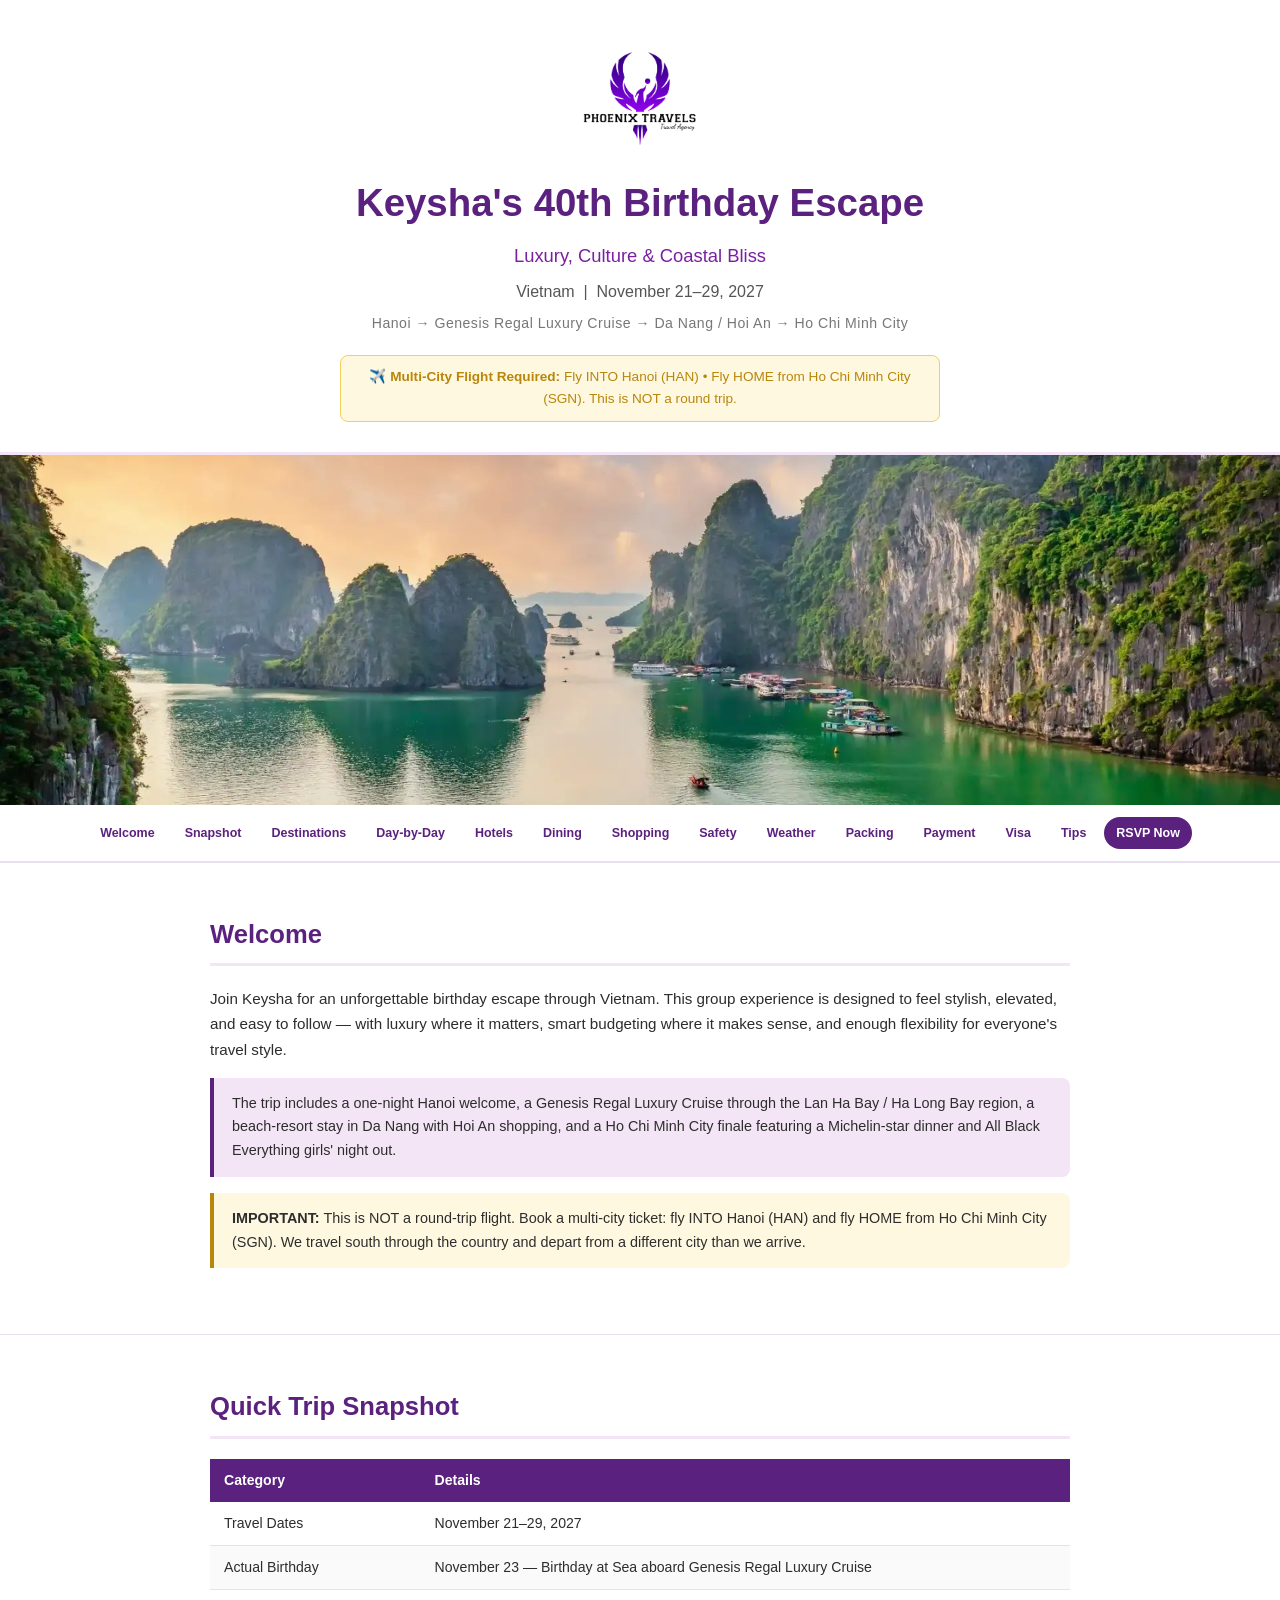
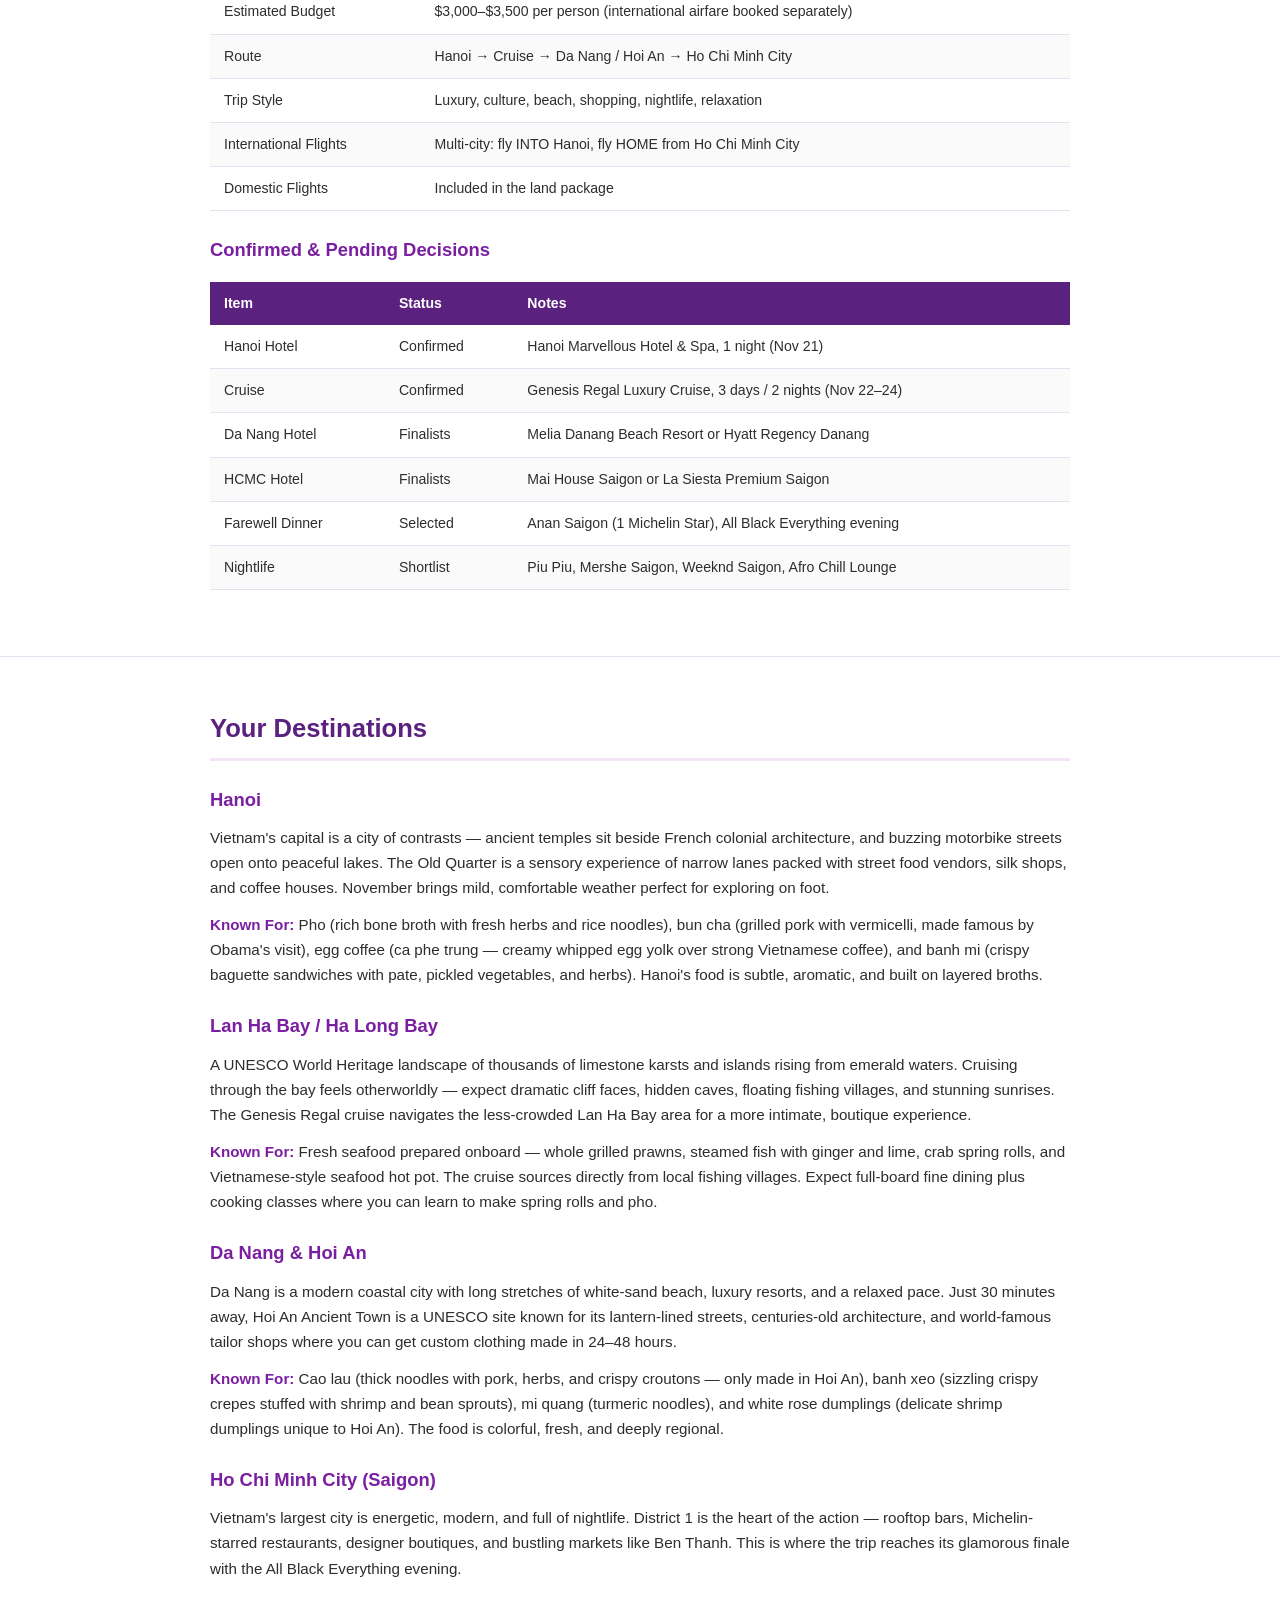
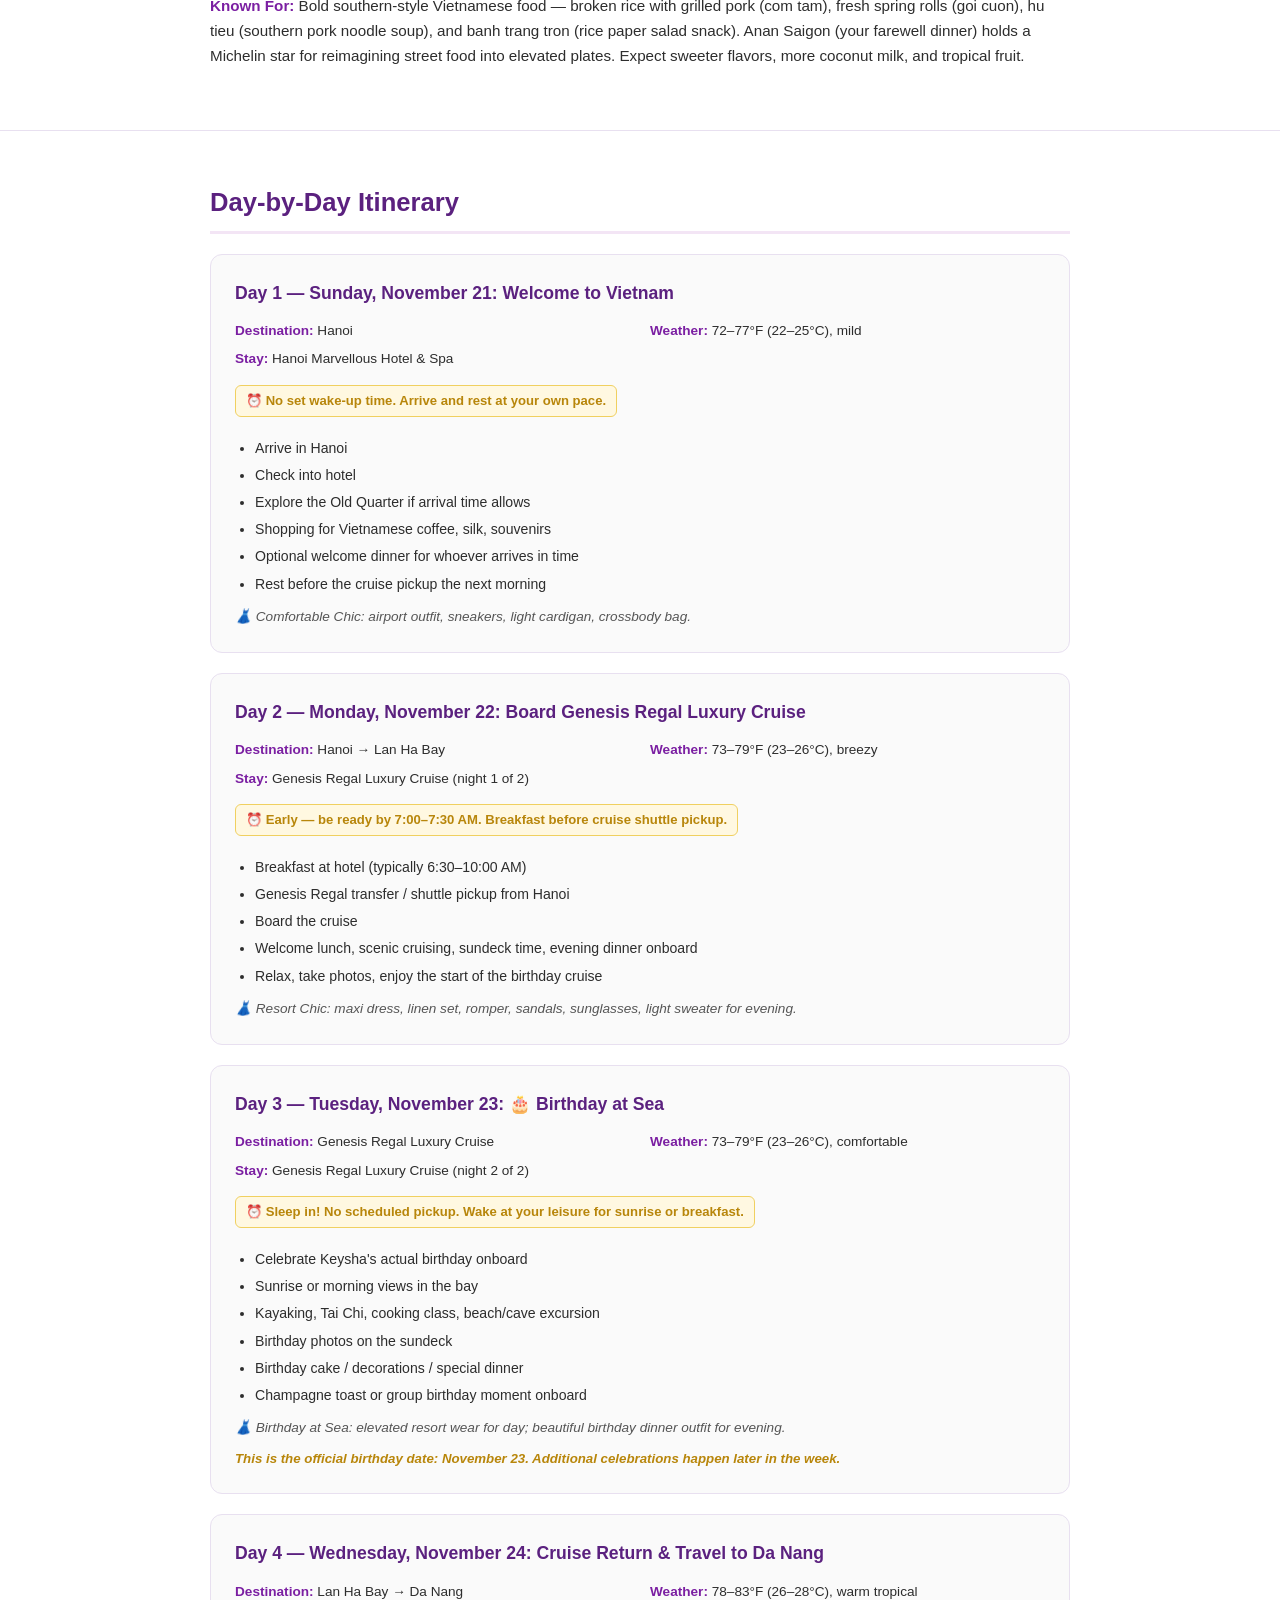
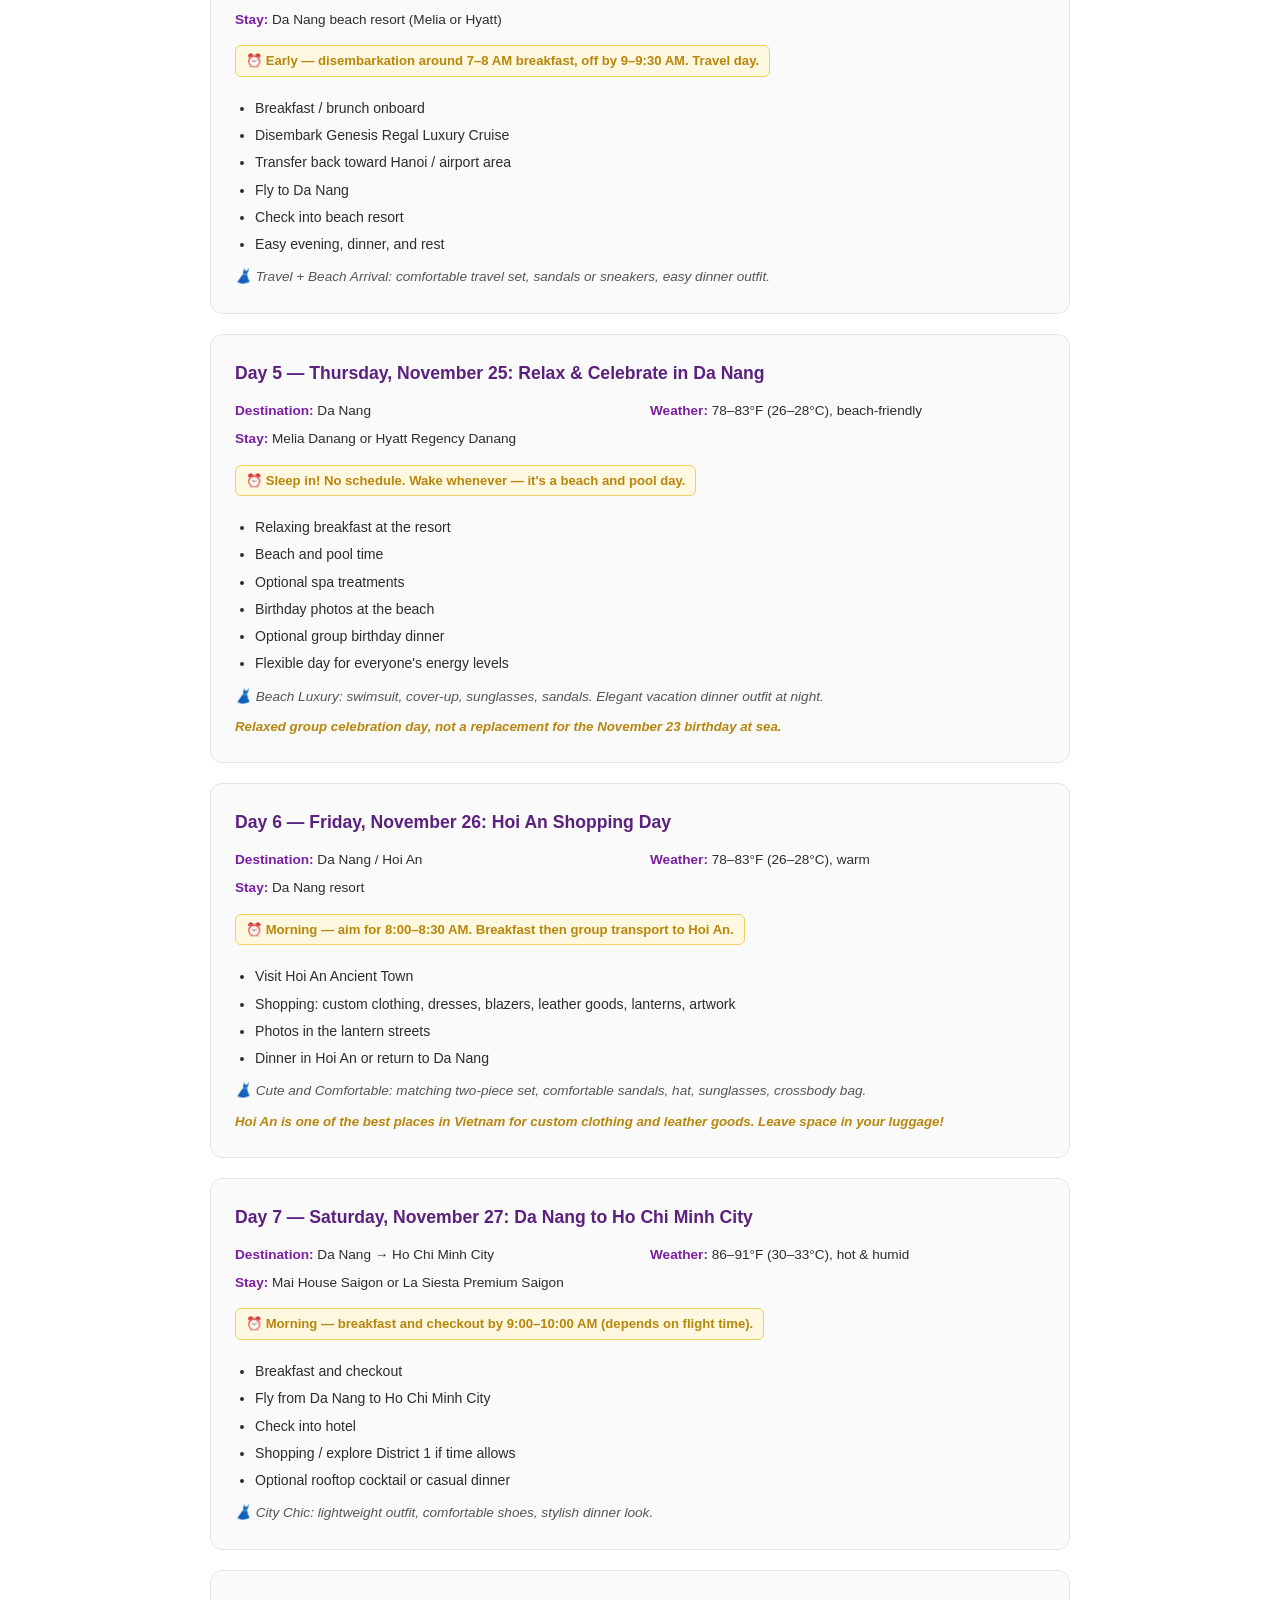
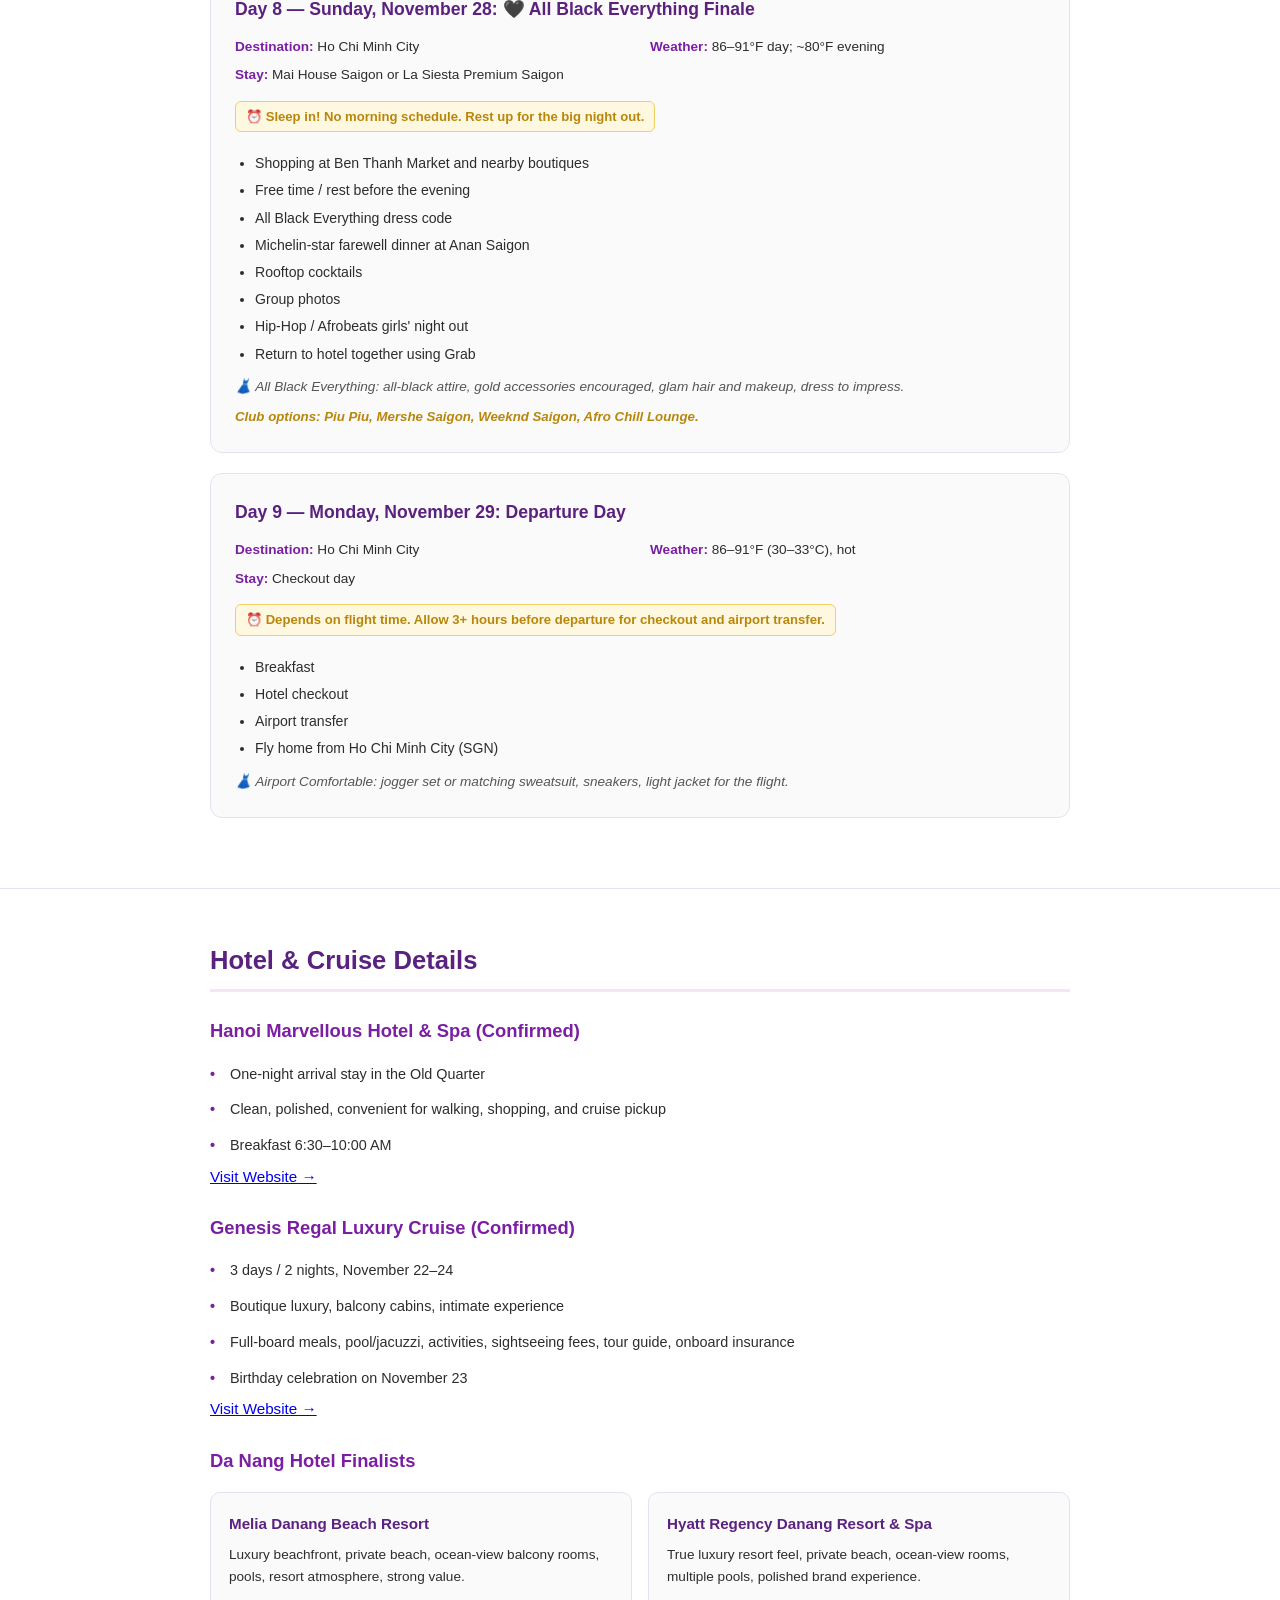
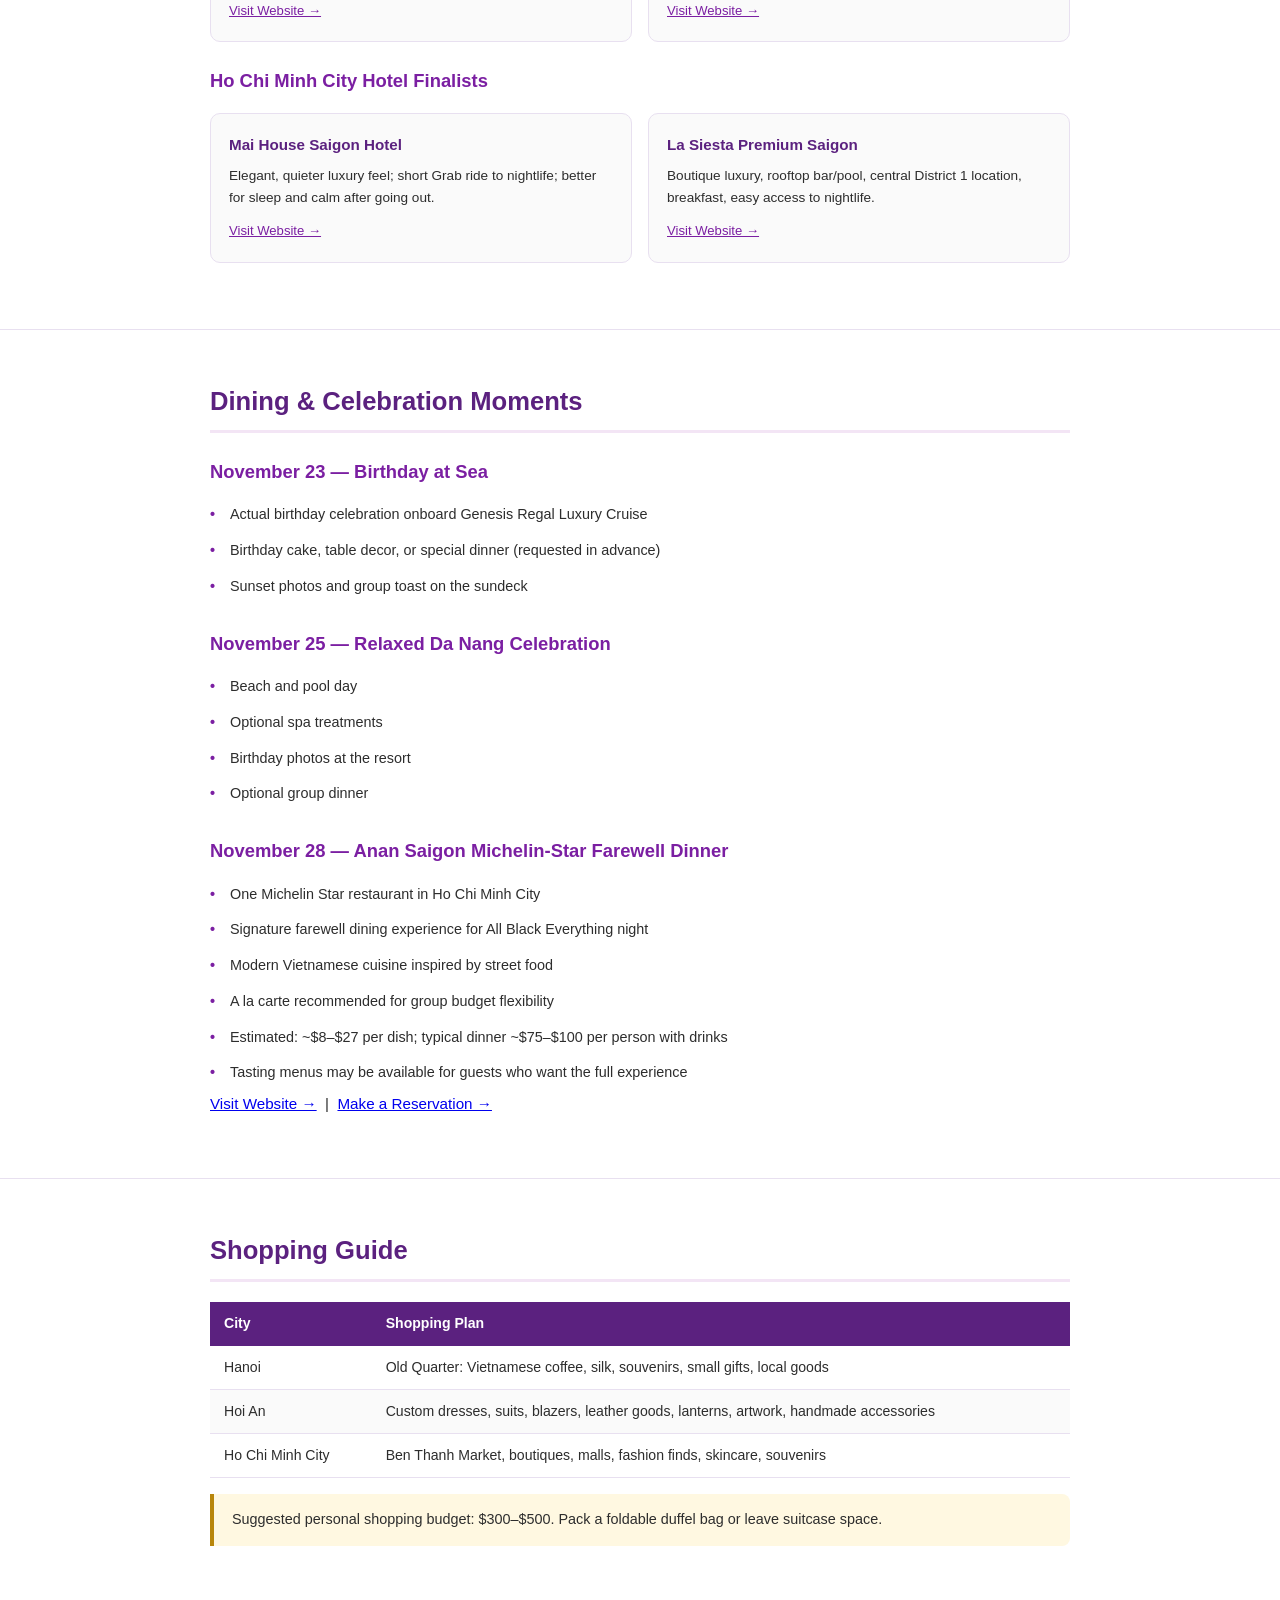
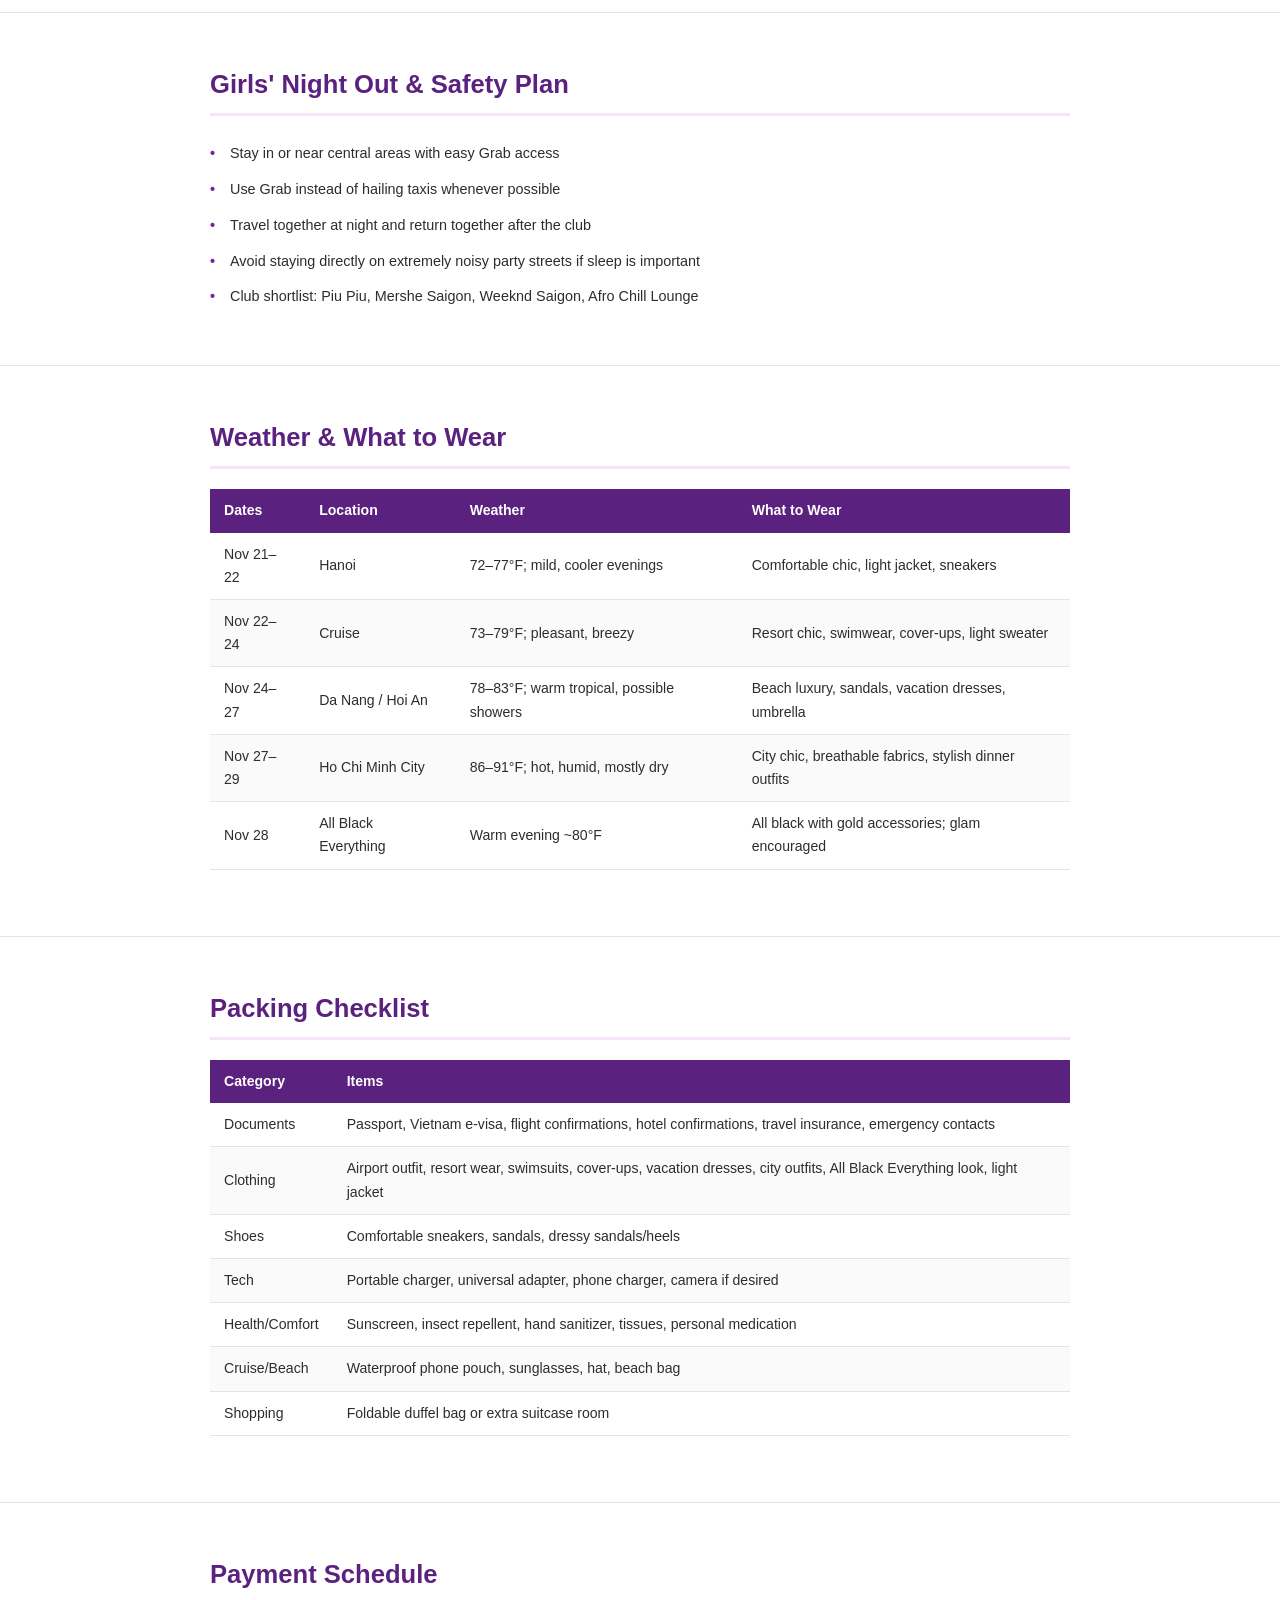
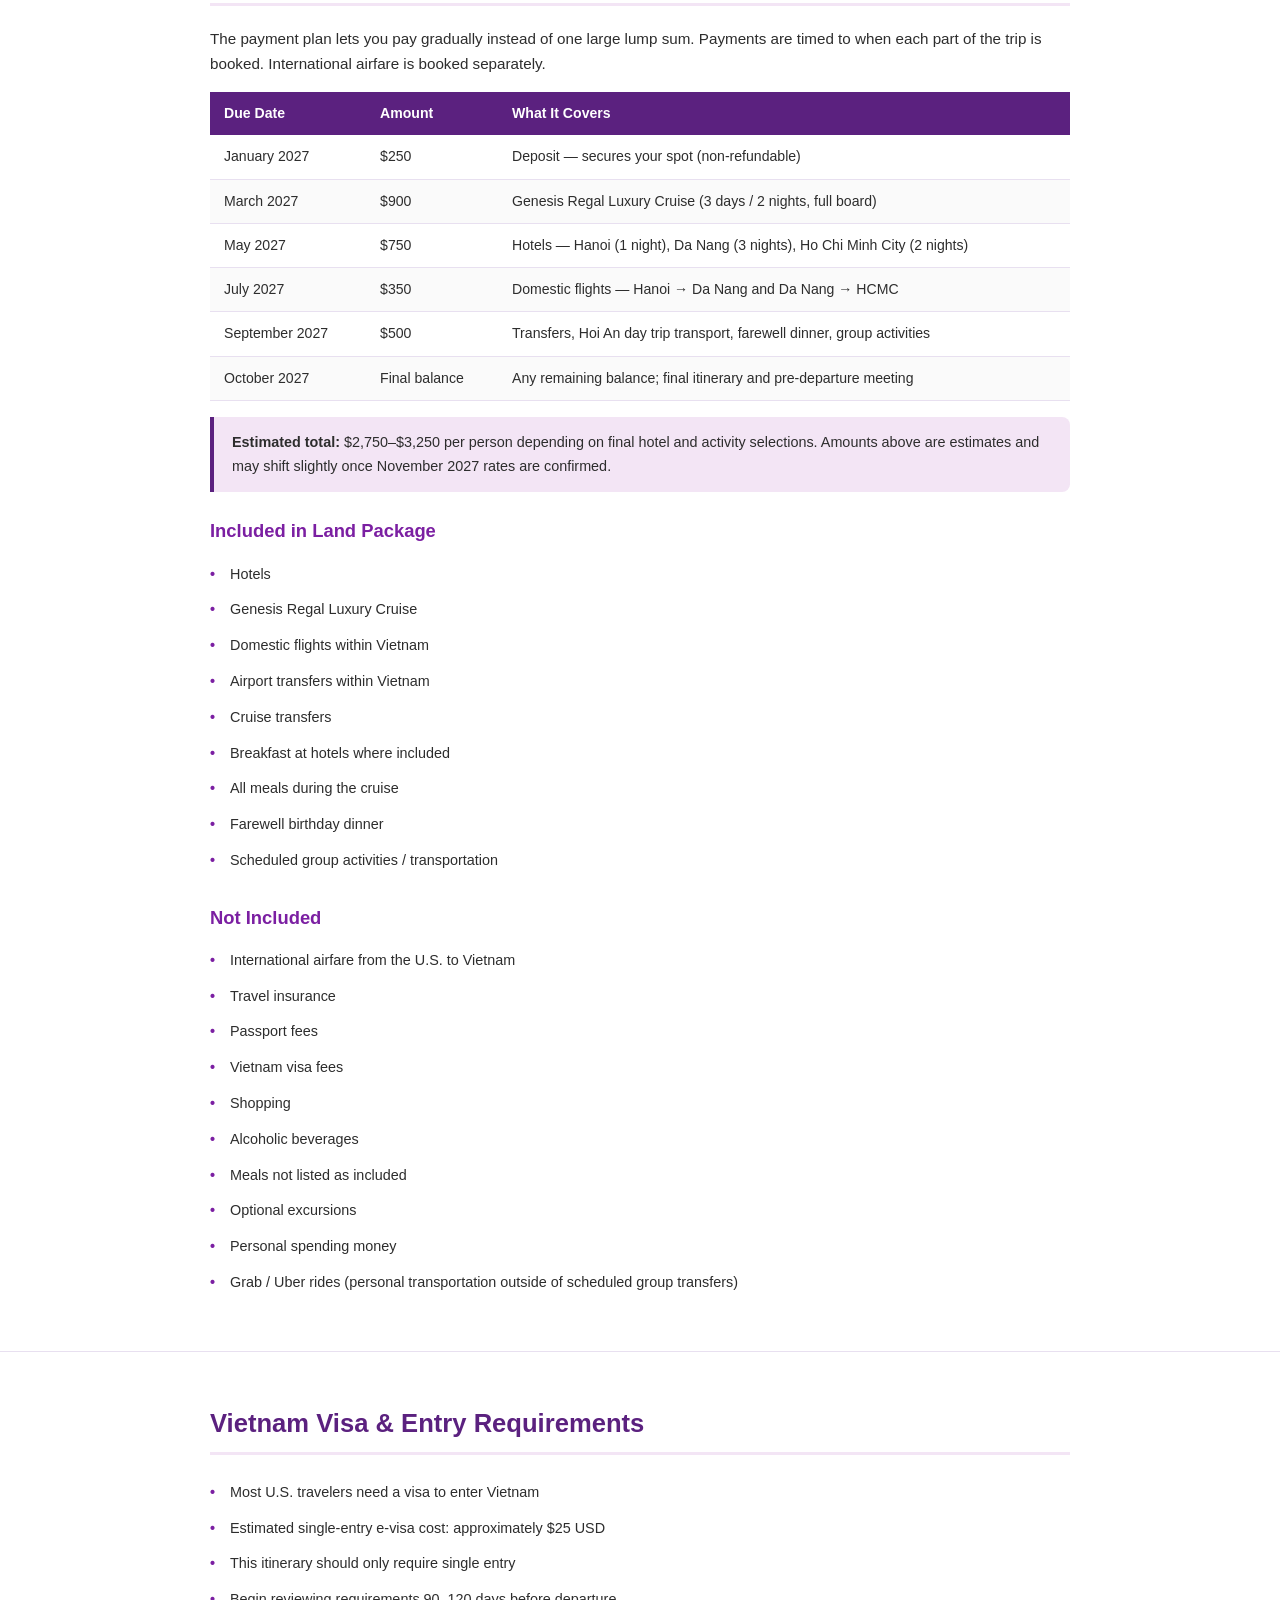
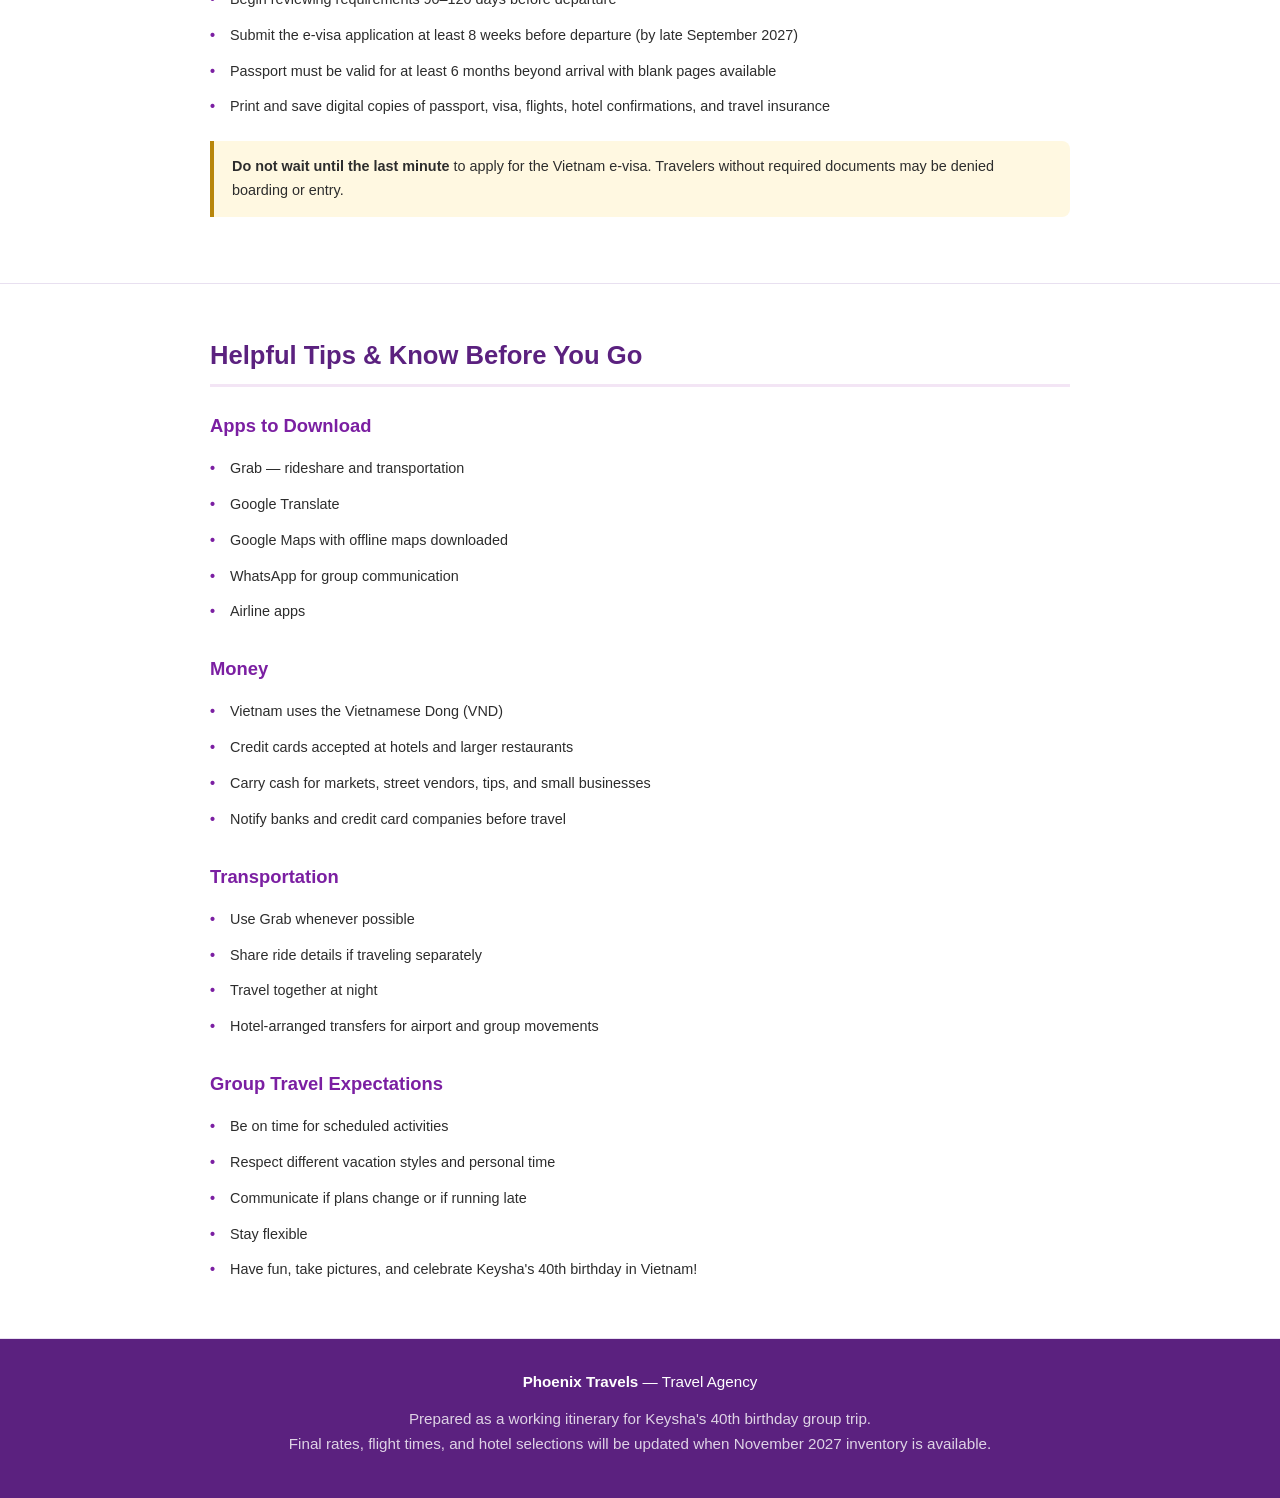
<file: keysha-vietnam-site/index.html>
<!DOCTYPE html>
<html lang="en">
<head>
    <meta charset="UTF-8">
    <meta name="viewport" content="width=device-width, initial-scale=1.0">
    <title>Keysha's 40th Birthday Escape — Vietnam 2027 | Phoenix Travels</title>
    <style>
        * { margin: 0; padding: 0; box-sizing: border-box; }
        :root {
            --deep-purple: #5B217F;
            --medium-purple: #7B1FA2;
            --light-purple: #9C27B0;
            --soft-purple: #F3E5F5;
            --bronze: #B8860B;
            --dark: #2D2D2D;
            --white: #FFFFFF;
            --light-gray: #FAFAFA;
            --border: #E8E0F0;
        }
        body {
            font-family: 'Segoe UI', Tahoma, Geneva, Verdana, sans-serif;
            color: var(--dark);
            line-height: 1.65;
            background: var(--white);
        }
        /* HERO */
        .hero {
            background: var(--white);
            color: var(--dark);
            text-align: center;
            padding: 50px 20px 30px;
            border-bottom: 3px solid var(--soft-purple);
        }
        .hero img { max-width: 120px; margin-bottom: 16px; }
        .hero h1 { font-size: 2.4rem; margin-bottom: 6px; font-weight: 700; color: var(--deep-purple); }
        .hero .tagline { font-size: 1.15rem; color: var(--medium-purple); }
        .hero .dates { font-size: 1rem; color: #555; margin-top: 8px; }
        .hero .route { font-size: 0.88rem; color: #777; margin-top: 6px; letter-spacing: 0.5px; }
        .hero .alert {
            display: inline-block;
            background: #FFF8E1;
            border: 1px solid #F0D060;
            border-radius: 8px;
            padding: 10px 20px;
            margin-top: 20px;
            font-size: 0.85rem;
            color: var(--bronze);
            max-width: 600px;
        }
        /* NAV */
        .nav {
            background: var(--white);
            border-bottom: 2px solid var(--border);
            padding: 12px 20px;
            position: sticky;
            top: 0;
            z-index: 100;
            display: flex;
            justify-content: center;
            flex-wrap: wrap;
            gap: 6px;
        }
        .nav a {
            color: var(--deep-purple);
            text-decoration: none;
            font-size: 0.78rem;
            font-weight: 600;
            padding: 6px 12px;
            border-radius: 20px;
            transition: all 0.2s;
        }
        .nav a:hover {
            background: var(--soft-purple);
            color: var(--medium-purple);
        }
        /* SECTIONS */
        .container { max-width: 900px; margin: 0 auto; padding: 0 20px; }
        section { padding: 50px 0; border-bottom: 1px solid var(--border); }
        section:last-child { border-bottom: none; }
        h2 {
            color: var(--deep-purple);
            font-size: 1.6rem;
            margin-bottom: 20px;
            padding-bottom: 8px;
            border-bottom: 3px solid var(--soft-purple);
        }
        h3 {
            color: var(--medium-purple);
            font-size: 1.15rem;
            margin: 24px 0 10px;
        }
        p { margin-bottom: 12px; font-size: 0.95rem; }
        .callout {
            background: var(--soft-purple);
            border-left: 4px solid var(--deep-purple);
            padding: 14px 18px;
            border-radius: 0 8px 8px 0;
            margin: 16px 0;
            font-size: 0.9rem;
            font-weight: 500;
        }
        .callout.important {
            border-left-color: var(--bronze);
            background: #FFF8E1;
        }
        /* TABLES */
        table {
            width: 100%;
            border-collapse: collapse;
            margin: 16px 0;
            font-size: 0.88rem;
        }
        thead th {
            background: var(--deep-purple);
            color: var(--white);
            padding: 10px 14px;
            text-align: left;
            font-weight: 600;
        }
        tbody td {
            padding: 10px 14px;
            border-bottom: 1px solid var(--border);
        }
        tbody tr:nth-child(even) { background: var(--light-gray); }
        /* DAY CARDS */
        .day-card {
            background: var(--light-gray);
            border-radius: 12px;
            padding: 24px;
            margin: 20px 0;
            border: 1px solid var(--border);
        }
        .day-card h3 {
            color: var(--deep-purple);
            font-size: 1.1rem;
            margin: 0 0 12px;
        }
        .day-meta { display: grid; grid-template-columns: 1fr 1fr; gap: 6px 20px; margin-bottom: 14px; font-size: 0.85rem; }
        .day-meta span { display: block; }
        .day-meta strong { color: var(--medium-purple); }
        .wakeup {
            display: inline-block;
            background: #FFF8E1;
            border: 1px solid #F0D060;
            border-radius: 6px;
            padding: 4px 10px;
            font-size: 0.82rem;
            font-weight: 600;
            color: var(--bronze);
            margin-bottom: 12px;
        }
        .day-card ul { padding-left: 20px; margin: 8px 0; }
        .day-card li { margin-bottom: 4px; font-size: 0.88rem; }
        .wear { font-size: 0.85rem; color: #555; font-style: italic; margin-top: 10px; }
        .day-note {
            font-size: 0.83rem;
            color: var(--bronze);
            font-weight: 600;
            margin-top: 8px;
            font-style: italic;
        }
        /* LISTS */
        ul.clean { list-style: none; padding: 0; }
        ul.clean li { padding: 6px 0 6px 20px; position: relative; font-size: 0.9rem; }
        ul.clean li::before {
            content: '•';
            color: var(--medium-purple);
            font-weight: bold;
            position: absolute;
            left: 0;
        }
        /* HOTEL CARDS */
        .hotel-grid { display: grid; grid-template-columns: 1fr 1fr; gap: 16px; margin: 16px 0; }
        .hotel-card {
            background: var(--light-gray);
            border: 1px solid var(--border);
            border-radius: 10px;
            padding: 18px;
        }
        .hotel-card h4 { color: var(--deep-purple); margin-bottom: 8px; font-size: 0.95rem; }
        .hotel-card p { font-size: 0.85rem; margin-bottom: 8px; }
        .hotel-card a { color: var(--medium-purple); font-size: 0.82rem; }
        /* FOOTER */
        footer {
            background: var(--deep-purple);
            color: var(--white);
            text-align: center;
            padding: 30px 20px;
            font-size: 0.85rem;
        }
        footer a { color: rgba(255,255,255,0.8); }
        /* RESPONSIVE */
        @media (max-width: 700px) {
            .hero h1 { font-size: 1.8rem; }
            .day-meta { grid-template-columns: 1fr; }
            .hotel-grid { grid-template-columns: 1fr; }
            .nav a { font-size: 0.7rem; padding: 5px 8px; }
        }
    </style>
</head>
<body>
<!-- HERO -->
<div class="hero">
    <img src="Phoenix-01.png" alt="Phoenix Travels Logo">
    <h1>Keysha's 40th Birthday Escape</h1>
    <div class="tagline">Luxury, Culture & Coastal Bliss</div>
    <div class="dates">Vietnam &nbsp;|&nbsp; November 21–29, 2027</div>
    <div class="route">Hanoi &rarr; Genesis Regal Luxury Cruise &rarr; Da Nang / Hoi An &rarr; Ho Chi Minh City</div>
    <div class="alert">
        ✈️ <strong>Multi-City Flight Required:</strong> Fly INTO Hanoi (HAN) &bull; Fly HOME from Ho Chi Minh City (SGN). This is NOT a round trip.
    </div>
</div>

<!-- NAV -->
<div style="width:100%; max-height:350px; overflow:hidden;">
    <img src="Vietnam.webp" alt="Ha Long Bay, Vietnam" style="width:100%; height:350px; object-fit:cover; display:block;">
</div>

<nav class="nav">
    <a href="#welcome">Welcome</a>
    <a href="#snapshot">Snapshot</a>
    <a href="#destinations">Destinations</a>
    <a href="#itinerary">Day-by-Day</a>
    <a href="#hotels">Hotels</a>
    <a href="#dining">Dining</a>
    <a href="#shopping">Shopping</a>
    <a href="#safety">Safety</a>
    <a href="#weather">Weather</a>
    <a href="#packing">Packing</a>
    <a href="#payment">Payment</a>
    <a href="#visa">Visa</a>
    <a href="#tips">Tips</a>
    <a href="vietnam_rsvp.html" style="background:var(--deep-purple);color:var(--white);border-radius:20px;">RSVP Now</a>
</nav>
<!-- WELCOME -->
<section id="welcome">
<div class="container">
    <h2>Welcome</h2>
    <p>Join Keysha for an unforgettable birthday escape through Vietnam. This group experience is designed to feel stylish, elevated, and easy to follow — with luxury where it matters, smart budgeting where it makes sense, and enough flexibility for everyone's travel style.</p>
    <div class="callout">
        The trip includes a one-night Hanoi welcome, a Genesis Regal Luxury Cruise through the Lan Ha Bay / Ha Long Bay region, a beach-resort stay in Da Nang with Hoi An shopping, and a Ho Chi Minh City finale featuring a Michelin-star dinner and All Black Everything girls' night out.
    </div>
    <div class="callout important">
        <strong>IMPORTANT:</strong> This is NOT a round-trip flight. Book a multi-city ticket: fly INTO Hanoi (HAN) and fly HOME from Ho Chi Minh City (SGN). We travel south through the country and depart from a different city than we arrive.
    </div>
</div>
</section>
<!-- QUICK TRIP SNAPSHOT -->
<section id="snapshot">
<div class="container">
    <h2>Quick Trip Snapshot</h2>
    <table>
        <thead><tr><th>Category</th><th>Details</th></tr></thead>
        <tbody>
            <tr><td>Travel Dates</td><td>November 21–29, 2027</td></tr>
            <tr><td>Actual Birthday</td><td>November 23 — Birthday at Sea aboard Genesis Regal Luxury Cruise</td></tr>
            <tr><td>Estimated Budget</td><td>$3,000–$3,500 per person (international airfare booked separately)</td></tr>
            <tr><td>Route</td><td>Hanoi → Cruise → Da Nang / Hoi An → Ho Chi Minh City</td></tr>
            <tr><td>Trip Style</td><td>Luxury, culture, beach, shopping, nightlife, relaxation</td></tr>
            <tr><td>International Flights</td><td>Multi-city: fly INTO Hanoi, fly HOME from Ho Chi Minh City</td></tr>
            <tr><td>Domestic Flights</td><td>Included in the land package</td></tr>
        </tbody>
    </table>
    <h3>Confirmed & Pending Decisions</h3>
    <table>
        <thead><tr><th>Item</th><th>Status</th><th>Notes</th></tr></thead>
        <tbody>
            <tr><td>Hanoi Hotel</td><td>Confirmed</td><td>Hanoi Marvellous Hotel & Spa, 1 night (Nov 21)</td></tr>
            <tr><td>Cruise</td><td>Confirmed</td><td>Genesis Regal Luxury Cruise, 3 days / 2 nights (Nov 22–24)</td></tr>
            <tr><td>Da Nang Hotel</td><td>Finalists</td><td>Melia Danang Beach Resort or Hyatt Regency Danang</td></tr>
            <tr><td>HCMC Hotel</td><td>Finalists</td><td>Mai House Saigon or La Siesta Premium Saigon</td></tr>
            <tr><td>Farewell Dinner</td><td>Selected</td><td>Anan Saigon (1 Michelin Star), All Black Everything evening</td></tr>
            <tr><td>Nightlife</td><td>Shortlist</td><td>Piu Piu, Mershe Saigon, Weeknd Saigon, Afro Chill Lounge</td></tr>
        </tbody>
    </table>
</div>
</section>
<!-- DESTINATIONS -->
<section id="destinations">
<div class="container">
    <h2>Your Destinations</h2>

    <h3>Hanoi</h3>
    <p>Vietnam's capital is a city of contrasts — ancient temples sit beside French colonial architecture, and buzzing motorbike streets open onto peaceful lakes. The Old Quarter is a sensory experience of narrow lanes packed with street food vendors, silk shops, and coffee houses. November brings mild, comfortable weather perfect for exploring on foot.</p>
    <p><strong style="color:var(--medium-purple)">Known For:</strong> Pho (rich bone broth with fresh herbs and rice noodles), bun cha (grilled pork with vermicelli, made famous by Obama's visit), egg coffee (ca phe trung — creamy whipped egg yolk over strong Vietnamese coffee), and banh mi (crispy baguette sandwiches with pate, pickled vegetables, and herbs). Hanoi's food is subtle, aromatic, and built on layered broths.</p>

    <h3>Lan Ha Bay / Ha Long Bay</h3>
    <p>A UNESCO World Heritage landscape of thousands of limestone karsts and islands rising from emerald waters. Cruising through the bay feels otherworldly — expect dramatic cliff faces, hidden caves, floating fishing villages, and stunning sunrises. The Genesis Regal cruise navigates the less-crowded Lan Ha Bay area for a more intimate, boutique experience.</p>
    <p><strong style="color:var(--medium-purple)">Known For:</strong> Fresh seafood prepared onboard — whole grilled prawns, steamed fish with ginger and lime, crab spring rolls, and Vietnamese-style seafood hot pot. The cruise sources directly from local fishing villages. Expect full-board fine dining plus cooking classes where you can learn to make spring rolls and pho.</p>

    <h3>Da Nang & Hoi An</h3>
    <p>Da Nang is a modern coastal city with long stretches of white-sand beach, luxury resorts, and a relaxed pace. Just 30 minutes away, Hoi An Ancient Town is a UNESCO site known for its lantern-lined streets, centuries-old architecture, and world-famous tailor shops where you can get custom clothing made in 24–48 hours.</p>
    <p><strong style="color:var(--medium-purple)">Known For:</strong> Cao lau (thick noodles with pork, herbs, and crispy croutons — only made in Hoi An), banh xeo (sizzling crispy crepes stuffed with shrimp and bean sprouts), mi quang (turmeric noodles), and white rose dumplings (delicate shrimp dumplings unique to Hoi An). The food is colorful, fresh, and deeply regional.</p>

    <h3>Ho Chi Minh City (Saigon)</h3>
    <p>Vietnam's largest city is energetic, modern, and full of nightlife. District 1 is the heart of the action — rooftop bars, Michelin-starred restaurants, designer boutiques, and bustling markets like Ben Thanh. This is where the trip reaches its glamorous finale with the All Black Everything evening.</p>
    <p><strong style="color:var(--medium-purple)">Known For:</strong> Bold southern-style Vietnamese food — broken rice with grilled pork (com tam), fresh spring rolls (goi cuon), hu tieu (southern pork noodle soup), and banh trang tron (rice paper salad snack). Anan Saigon (your farewell dinner) holds a Michelin star for reimagining street food into elevated plates. Expect sweeter flavors, more coconut milk, and tropical fruit.</p>
</div>
</section>
<!-- DAY-BY-DAY ITINERARY -->
<section id="itinerary">
<div class="container">
    <h2>Day-by-Day Itinerary</h2>

    <div class="day-card">
        <h3>Day 1 — Sunday, November 21: Welcome to Vietnam</h3>
        <div class="day-meta">
            <span><strong>Destination:</strong> Hanoi</span>
            <span><strong>Weather:</strong> 72–77°F (22–25°C), mild</span>
            <span><strong>Stay:</strong> Hanoi Marvellous Hotel & Spa</span>
        </div>
        <div class="wakeup">⏰ No set wake-up time. Arrive and rest at your own pace.</div>
        <ul>
            <li>Arrive in Hanoi</li>
            <li>Check into hotel</li>
            <li>Explore the Old Quarter if arrival time allows</li>
            <li>Shopping for Vietnamese coffee, silk, souvenirs</li>
            <li>Optional welcome dinner for whoever arrives in time</li>
            <li>Rest before the cruise pickup the next morning</li>
        </ul>
        <div class="wear">👗 Comfortable Chic: airport outfit, sneakers, light cardigan, crossbody bag.</div>
    </div>

    <div class="day-card">
        <h3>Day 2 — Monday, November 22: Board Genesis Regal Luxury Cruise</h3>
        <div class="day-meta">
            <span><strong>Destination:</strong> Hanoi → Lan Ha Bay</span>
            <span><strong>Weather:</strong> 73–79°F (23–26°C), breezy</span>
            <span><strong>Stay:</strong> Genesis Regal Luxury Cruise (night 1 of 2)</span>
        </div>
        <div class="wakeup">⏰ Early — be ready by 7:00–7:30 AM. Breakfast before cruise shuttle pickup.</div>
        <ul>
            <li>Breakfast at hotel (typically 6:30–10:00 AM)</li>
            <li>Genesis Regal transfer / shuttle pickup from Hanoi</li>
            <li>Board the cruise</li>
            <li>Welcome lunch, scenic cruising, sundeck time, evening dinner onboard</li>
            <li>Relax, take photos, enjoy the start of the birthday cruise</li>
        </ul>
        <div class="wear">👗 Resort Chic: maxi dress, linen set, romper, sandals, sunglasses, light sweater for evening.</div>
    </div>
    <div class="day-card">
        <h3>Day 3 — Tuesday, November 23: 🎂 Birthday at Sea</h3>
        <div class="day-meta">
            <span><strong>Destination:</strong> Genesis Regal Luxury Cruise</span>
            <span><strong>Weather:</strong> 73–79°F (23–26°C), comfortable</span>
            <span><strong>Stay:</strong> Genesis Regal Luxury Cruise (night 2 of 2)</span>
        </div>
        <div class="wakeup">⏰ Sleep in! No scheduled pickup. Wake at your leisure for sunrise or breakfast.</div>
        <ul>
            <li>Celebrate Keysha's actual birthday onboard</li>
            <li>Sunrise or morning views in the bay</li>
            <li>Kayaking, Tai Chi, cooking class, beach/cave excursion</li>
            <li>Birthday photos on the sundeck</li>
            <li>Birthday cake / decorations / special dinner</li>
            <li>Champagne toast or group birthday moment onboard</li>
        </ul>
        <div class="wear">👗 Birthday at Sea: elevated resort wear for day; beautiful birthday dinner outfit for evening.</div>
        <div class="day-note">This is the official birthday date: November 23. Additional celebrations happen later in the week.</div>
    </div>

    <div class="day-card">
        <h3>Day 4 — Wednesday, November 24: Cruise Return & Travel to Da Nang</h3>
        <div class="day-meta">
            <span><strong>Destination:</strong> Lan Ha Bay → Da Nang</span>
            <span><strong>Weather:</strong> 78–83°F (26–28°C), warm tropical</span>
            <span><strong>Stay:</strong> Da Nang beach resort (Melia or Hyatt)</span>
        </div>
        <div class="wakeup">⏰ Early — disembarkation around 7–8 AM breakfast, off by 9–9:30 AM. Travel day.</div>
        <ul>
            <li>Breakfast / brunch onboard</li>
            <li>Disembark Genesis Regal Luxury Cruise</li>
            <li>Transfer back toward Hanoi / airport area</li>
            <li>Fly to Da Nang</li>
            <li>Check into beach resort</li>
            <li>Easy evening, dinner, and rest</li>
        </ul>
        <div class="wear">👗 Travel + Beach Arrival: comfortable travel set, sandals or sneakers, easy dinner outfit.</div>
    </div>
    <div class="day-card">
        <h3>Day 5 — Thursday, November 25: Relax & Celebrate in Da Nang</h3>
        <div class="day-meta">
            <span><strong>Destination:</strong> Da Nang</span>
            <span><strong>Weather:</strong> 78–83°F (26–28°C), beach-friendly</span>
            <span><strong>Stay:</strong> Melia Danang or Hyatt Regency Danang</span>
        </div>
        <div class="wakeup">⏰ Sleep in! No schedule. Wake whenever — it's a beach and pool day.</div>
        <ul>
            <li>Relaxing breakfast at the resort</li>
            <li>Beach and pool time</li>
            <li>Optional spa treatments</li>
            <li>Birthday photos at the beach</li>
            <li>Optional group birthday dinner</li>
            <li>Flexible day for everyone's energy levels</li>
        </ul>
        <div class="wear">👗 Beach Luxury: swimsuit, cover-up, sunglasses, sandals. Elegant vacation dinner outfit at night.</div>
        <div class="day-note">Relaxed group celebration day, not a replacement for the November 23 birthday at sea.</div>
    </div>

    <div class="day-card">
        <h3>Day 6 — Friday, November 26: Hoi An Shopping Day</h3>
        <div class="day-meta">
            <span><strong>Destination:</strong> Da Nang / Hoi An</span>
            <span><strong>Weather:</strong> 78–83°F (26–28°C), warm</span>
            <span><strong>Stay:</strong> Da Nang resort</span>
        </div>
        <div class="wakeup">⏰ Morning — aim for 8:00–8:30 AM. Breakfast then group transport to Hoi An.</div>
        <ul>
            <li>Visit Hoi An Ancient Town</li>
            <li>Shopping: custom clothing, dresses, blazers, leather goods, lanterns, artwork</li>
            <li>Photos in the lantern streets</li>
            <li>Dinner in Hoi An or return to Da Nang</li>
        </ul>
        <div class="wear">👗 Cute and Comfortable: matching two-piece set, comfortable sandals, hat, sunglasses, crossbody bag.</div>
        <div class="day-note">Hoi An is one of the best places in Vietnam for custom clothing and leather goods. Leave space in your luggage!</div>
    </div>
    <div class="day-card">
        <h3>Day 7 — Saturday, November 27: Da Nang to Ho Chi Minh City</h3>
        <div class="day-meta">
            <span><strong>Destination:</strong> Da Nang → Ho Chi Minh City</span>
            <span><strong>Weather:</strong> 86–91°F (30–33°C), hot & humid</span>
            <span><strong>Stay:</strong> Mai House Saigon or La Siesta Premium Saigon</span>
        </div>
        <div class="wakeup">⏰ Morning — breakfast and checkout by 9:00–10:00 AM (depends on flight time).</div>
        <ul>
            <li>Breakfast and checkout</li>
            <li>Fly from Da Nang to Ho Chi Minh City</li>
            <li>Check into hotel</li>
            <li>Shopping / explore District 1 if time allows</li>
            <li>Optional rooftop cocktail or casual dinner</li>
        </ul>
        <div class="wear">👗 City Chic: lightweight outfit, comfortable shoes, stylish dinner look.</div>
    </div>

    <div class="day-card">
        <h3>Day 8 — Sunday, November 28: 🖤 All Black Everything Finale</h3>
        <div class="day-meta">
            <span><strong>Destination:</strong> Ho Chi Minh City</span>
            <span><strong>Weather:</strong> 86–91°F day; ~80°F evening</span>
            <span><strong>Stay:</strong> Mai House Saigon or La Siesta Premium Saigon</span>
        </div>
        <div class="wakeup">⏰ Sleep in! No morning schedule. Rest up for the big night out.</div>
        <ul>
            <li>Shopping at Ben Thanh Market and nearby boutiques</li>
            <li>Free time / rest before the evening</li>
            <li>All Black Everything dress code</li>
            <li>Michelin-star farewell dinner at Anan Saigon</li>
            <li>Rooftop cocktails</li>
            <li>Group photos</li>
            <li>Hip-Hop / Afrobeats girls' night out</li>
            <li>Return to hotel together using Grab</li>
        </ul>
        <div class="wear">👗 All Black Everything: all-black attire, gold accessories encouraged, glam hair and makeup, dress to impress.</div>
        <div class="day-note">Club options: Piu Piu, Mershe Saigon, Weeknd Saigon, Afro Chill Lounge.</div>
    </div>

    <div class="day-card">
        <h3>Day 9 — Monday, November 29: Departure Day</h3>
        <div class="day-meta">
            <span><strong>Destination:</strong> Ho Chi Minh City</span>
            <span><strong>Weather:</strong> 86–91°F (30–33°C), hot</span>
            <span><strong>Stay:</strong> Checkout day</span>
        </div>
        <div class="wakeup">⏰ Depends on flight time. Allow 3+ hours before departure for checkout and airport transfer.</div>
        <ul>
            <li>Breakfast</li>
            <li>Hotel checkout</li>
            <li>Airport transfer</li>
            <li>Fly home from Ho Chi Minh City (SGN)</li>
        </ul>
        <div class="wear">👗 Airport Comfortable: jogger set or matching sweatsuit, sneakers, light jacket for the flight.</div>
    </div>
</div>
</section>
<!-- HOTELS -->
<section id="hotels">
<div class="container">
    <h2>Hotel & Cruise Details</h2>

    <h3>Hanoi Marvellous Hotel & Spa (Confirmed)</h3>
    <ul class="clean">
        <li>One-night arrival stay in the Old Quarter</li>
        <li>Clean, polished, convenient for walking, shopping, and cruise pickup</li>
        <li>Breakfast 6:30–10:00 AM</li>
    </ul>
    <p><a href="https://marvellous.hanoi-hotels.org/en/" target="_blank">Visit Website →</a></p>

    <h3>Genesis Regal Luxury Cruise (Confirmed)</h3>
    <ul class="clean">
        <li>3 days / 2 nights, November 22–24</li>
        <li>Boutique luxury, balcony cabins, intimate experience</li>
        <li>Full-board meals, pool/jacuzzi, activities, sightseeing fees, tour guide, onboard insurance</li>
        <li>Birthday celebration on November 23</li>
    </ul>
    <p><a href="https://genesisregalcruise.com/" target="_blank">Visit Website →</a></p>

    <h3>Da Nang Hotel Finalists</h3>
    <div class="hotel-grid">
        <div class="hotel-card">
            <h4>Melia Danang Beach Resort</h4>
            <p>Luxury beachfront, private beach, ocean-view balcony rooms, pools, resort atmosphere, strong value.</p>
            <a href="https://www.melia.com/en/hotels/vietnam/da-nang/melia-danang-beach-resort" target="_blank">Visit Website →</a>
        </div>
        <div class="hotel-card">
            <h4>Hyatt Regency Danang Resort & Spa</h4>
            <p>True luxury resort feel, private beach, ocean-view rooms, multiple pools, polished brand experience.</p>
            <a href="https://www.hyatt.com/en-US/hotel/vietnam/hyatt-regency-danang-resort-and-spa/danhr" target="_blank">Visit Website →</a>
        </div>
    </div>

    <h3>Ho Chi Minh City Hotel Finalists</h3>
    <div class="hotel-grid">
        <div class="hotel-card">
            <h4>Mai House Saigon Hotel</h4>
            <p>Elegant, quieter luxury feel; short Grab ride to nightlife; better for sleep and calm after going out.</p>
            <a href="https://maihouse.com.vn/" target="_blank">Visit Website →</a>
        </div>
        <div class="hotel-card">
            <h4>La Siesta Premium Saigon</h4>
            <p>Boutique luxury, rooftop bar/pool, central District 1 location, breakfast, easy access to nightlife.</p>
            <a href="https://lasiestapremiumsaigon.com/" target="_blank">Visit Website →</a>
        </div>
    </div>
</div>
</section>
<!-- DINING -->
<section id="dining">
<div class="container">
    <h2>Dining & Celebration Moments</h2>

    <h3>November 23 — Birthday at Sea</h3>
    <ul class="clean">
        <li>Actual birthday celebration onboard Genesis Regal Luxury Cruise</li>
        <li>Birthday cake, table decor, or special dinner (requested in advance)</li>
        <li>Sunset photos and group toast on the sundeck</li>
    </ul>

    <h3>November 25 — Relaxed Da Nang Celebration</h3>
    <ul class="clean">
        <li>Beach and pool day</li>
        <li>Optional spa treatments</li>
        <li>Birthday photos at the resort</li>
        <li>Optional group dinner</li>
    </ul>

    <h3>November 28 — Anan Saigon Michelin-Star Farewell Dinner</h3>
    <ul class="clean">
        <li>One Michelin Star restaurant in Ho Chi Minh City</li>
        <li>Signature farewell dining experience for All Black Everything night</li>
        <li>Modern Vietnamese cuisine inspired by street food</li>
        <li>A la carte recommended for group budget flexibility</li>
        <li>Estimated: ~$8–$27 per dish; typical dinner ~$75–$100 per person with drinks</li>
        <li>Tasting menus may be available for guests who want the full experience</li>
    </ul>
    <p><a href="https://anansaigon.com/" target="_blank">Visit Website →</a> &nbsp;|&nbsp; <a href="https://anansaigon.com/booking/" target="_blank">Make a Reservation →</a></p>
</div>
</section>
<!-- SHOPPING -->
<section id="shopping">
<div class="container">
    <h2>Shopping Guide</h2>
    <table>
        <thead><tr><th>City</th><th>Shopping Plan</th></tr></thead>
        <tbody>
            <tr><td>Hanoi</td><td>Old Quarter: Vietnamese coffee, silk, souvenirs, small gifts, local goods</td></tr>
            <tr><td>Hoi An</td><td>Custom dresses, suits, blazers, leather goods, lanterns, artwork, handmade accessories</td></tr>
            <tr><td>Ho Chi Minh City</td><td>Ben Thanh Market, boutiques, malls, fashion finds, skincare, souvenirs</td></tr>
        </tbody>
    </table>
    <div class="callout important">Suggested personal shopping budget: $300–$500. Pack a foldable duffel bag or leave suitcase space.</div>
</div>
</section>

<!-- SAFETY -->
<section id="safety">
<div class="container">
    <h2>Girls' Night Out & Safety Plan</h2>
    <ul class="clean">
        <li>Stay in or near central areas with easy Grab access</li>
        <li>Use Grab instead of hailing taxis whenever possible</li>
        <li>Travel together at night and return together after the club</li>
        <li>Avoid staying directly on extremely noisy party streets if sleep is important</li>
        <li>Club shortlist: Piu Piu, Mershe Saigon, Weeknd Saigon, Afro Chill Lounge</li>
    </ul>
</div>
</section>
<!-- WEATHER -->
<section id="weather">
<div class="container">
    <h2>Weather & What to Wear</h2>
    <table>
        <thead><tr><th>Dates</th><th>Location</th><th>Weather</th><th>What to Wear</th></tr></thead>
        <tbody>
            <tr><td>Nov 21–22</td><td>Hanoi</td><td>72–77°F; mild, cooler evenings</td><td>Comfortable chic, light jacket, sneakers</td></tr>
            <tr><td>Nov 22–24</td><td>Cruise</td><td>73–79°F; pleasant, breezy</td><td>Resort chic, swimwear, cover-ups, light sweater</td></tr>
            <tr><td>Nov 24–27</td><td>Da Nang / Hoi An</td><td>78–83°F; warm tropical, possible showers</td><td>Beach luxury, sandals, vacation dresses, umbrella</td></tr>
            <tr><td>Nov 27–29</td><td>Ho Chi Minh City</td><td>86–91°F; hot, humid, mostly dry</td><td>City chic, breathable fabrics, stylish dinner outfits</td></tr>
            <tr><td>Nov 28</td><td>All Black Everything</td><td>Warm evening ~80°F</td><td>All black with gold accessories; glam encouraged</td></tr>
        </tbody>
    </table>
</div>
</section>

<!-- PACKING -->
<section id="packing">
<div class="container">
    <h2>Packing Checklist</h2>
    <table>
        <thead><tr><th>Category</th><th>Items</th></tr></thead>
        <tbody>
            <tr><td>Documents</td><td>Passport, Vietnam e-visa, flight confirmations, hotel confirmations, travel insurance, emergency contacts</td></tr>
            <tr><td>Clothing</td><td>Airport outfit, resort wear, swimsuits, cover-ups, vacation dresses, city outfits, All Black Everything look, light jacket</td></tr>
            <tr><td>Shoes</td><td>Comfortable sneakers, sandals, dressy sandals/heels</td></tr>
            <tr><td>Tech</td><td>Portable charger, universal adapter, phone charger, camera if desired</td></tr>
            <tr><td>Health/Comfort</td><td>Sunscreen, insect repellent, hand sanitizer, tissues, personal medication</td></tr>
            <tr><td>Cruise/Beach</td><td>Waterproof phone pouch, sunglasses, hat, beach bag</td></tr>
            <tr><td>Shopping</td><td>Foldable duffel bag or extra suitcase room</td></tr>
        </tbody>
    </table>
</div>
</section>
<!-- PAYMENT -->
<section id="payment">
<div class="container">
    <h2>Payment Schedule</h2>
    <p>The payment plan lets you pay gradually instead of one large lump sum. Payments are timed to when each part of the trip is booked. International airfare is booked separately.</p>
    <table>
        <thead><tr><th>Due Date</th><th>Amount</th><th>What It Covers</th></tr></thead>
        <tbody>
            <tr><td>January 2027</td><td>$250</td><td>Deposit — secures your spot (non-refundable)</td></tr>
            <tr><td>March 2027</td><td>$900</td><td>Genesis Regal Luxury Cruise (3 days / 2 nights, full board)</td></tr>
            <tr><td>May 2027</td><td>$750</td><td>Hotels — Hanoi (1 night), Da Nang (3 nights), Ho Chi Minh City (2 nights)</td></tr>
            <tr><td>July 2027</td><td>$350</td><td>Domestic flights — Hanoi → Da Nang and Da Nang → HCMC</td></tr>
            <tr><td>September 2027</td><td>$500</td><td>Transfers, Hoi An day trip transport, farewell dinner, group activities</td></tr>
            <tr><td>October 2027</td><td>Final balance</td><td>Any remaining balance; final itinerary and pre-departure meeting</td></tr>
        </tbody>
    </table>
    <div class="callout">
        <strong>Estimated total:</strong> $2,750–$3,250 per person depending on final hotel and activity selections. Amounts above are estimates and may shift slightly once November 2027 rates are confirmed.
    </div>

    <h3>Included in Land Package</h3>
    <ul class="clean">
        <li>Hotels</li>
        <li>Genesis Regal Luxury Cruise</li>
        <li>Domestic flights within Vietnam</li>
        <li>Airport transfers within Vietnam</li>
        <li>Cruise transfers</li>
        <li>Breakfast at hotels where included</li>
        <li>All meals during the cruise</li>
        <li>Farewell birthday dinner</li>
        <li>Scheduled group activities / transportation</li>
    </ul>

    <h3>Not Included</h3>
    <ul class="clean">
        <li>International airfare from the U.S. to Vietnam</li>
        <li>Travel insurance</li>
        <li>Passport fees</li>
        <li>Vietnam visa fees</li>
        <li>Shopping</li>
        <li>Alcoholic beverages</li>
        <li>Meals not listed as included</li>
        <li>Optional excursions</li>
        <li>Personal spending money</li>
        <li>Grab / Uber rides (personal transportation outside of scheduled group transfers)</li>
    </ul>
</div>
</section>
<!-- VISA -->
<section id="visa">
<div class="container">
    <h2>Vietnam Visa & Entry Requirements</h2>
    <ul class="clean">
        <li>Most U.S. travelers need a visa to enter Vietnam</li>
        <li>Estimated single-entry e-visa cost: approximately $25 USD</li>
        <li>This itinerary should only require single entry</li>
        <li>Begin reviewing requirements 90–120 days before departure</li>
        <li>Submit the e-visa application at least 8 weeks before departure (by late September 2027)</li>
        <li>Passport must be valid for at least 6 months beyond arrival with blank pages available</li>
        <li>Print and save digital copies of passport, visa, flights, hotel confirmations, and travel insurance</li>
    </ul>
    <div class="callout important">
        <strong>Do not wait until the last minute</strong> to apply for the Vietnam e-visa. Travelers without required documents may be denied boarding or entry.
    </div>
</div>
</section>

<!-- TIPS -->
<section id="tips">
<div class="container">
    <h2>Helpful Tips & Know Before You Go</h2>

    <h3>Apps to Download</h3>
    <ul class="clean">
        <li>Grab — rideshare and transportation</li>
        <li>Google Translate</li>
        <li>Google Maps with offline maps downloaded</li>
        <li>WhatsApp for group communication</li>
        <li>Airline apps</li>
    </ul>

    <h3>Money</h3>
    <ul class="clean">
        <li>Vietnam uses the Vietnamese Dong (VND)</li>
        <li>Credit cards accepted at hotels and larger restaurants</li>
        <li>Carry cash for markets, street vendors, tips, and small businesses</li>
        <li>Notify banks and credit card companies before travel</li>
    </ul>

    <h3>Transportation</h3>
    <ul class="clean">
        <li>Use Grab whenever possible</li>
        <li>Share ride details if traveling separately</li>
        <li>Travel together at night</li>
        <li>Hotel-arranged transfers for airport and group movements</li>
    </ul>

    <h3>Group Travel Expectations</h3>
    <ul class="clean">
        <li>Be on time for scheduled activities</li>
        <li>Respect different vacation styles and personal time</li>
        <li>Communicate if plans change or if running late</li>
        <li>Stay flexible</li>
        <li>Have fun, take pictures, and celebrate Keysha's 40th birthday in Vietnam!</li>
    </ul>
</div>
</section>
<!-- FOOTER -->
<footer>
    <p><strong>Phoenix Travels</strong> — Travel Agency</p>
    <p style="margin-top:6px; opacity:0.8;">Prepared as a working itinerary for Keysha's 40th birthday group trip.<br>
    Final rates, flight times, and hotel selections will be updated when November 2027 inventory is available.</p>
</footer>

</body>
</html>
</file>
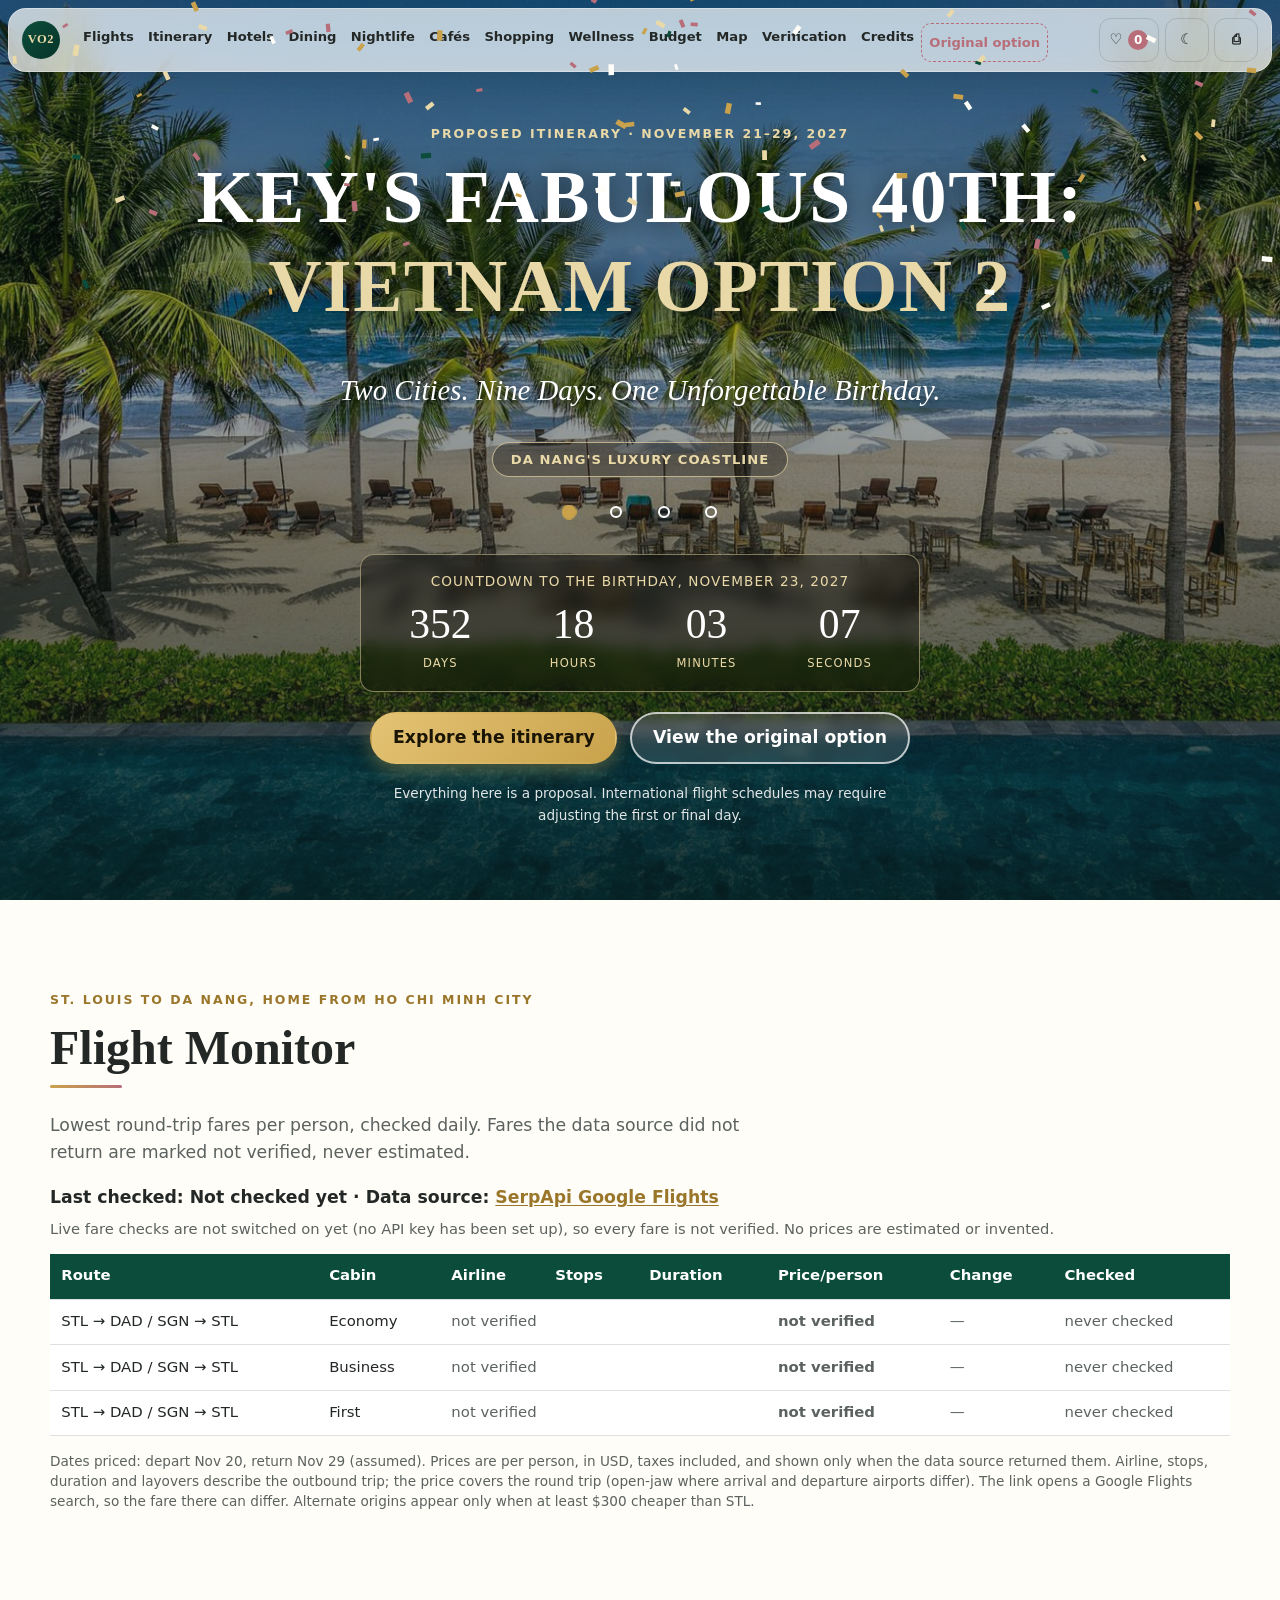
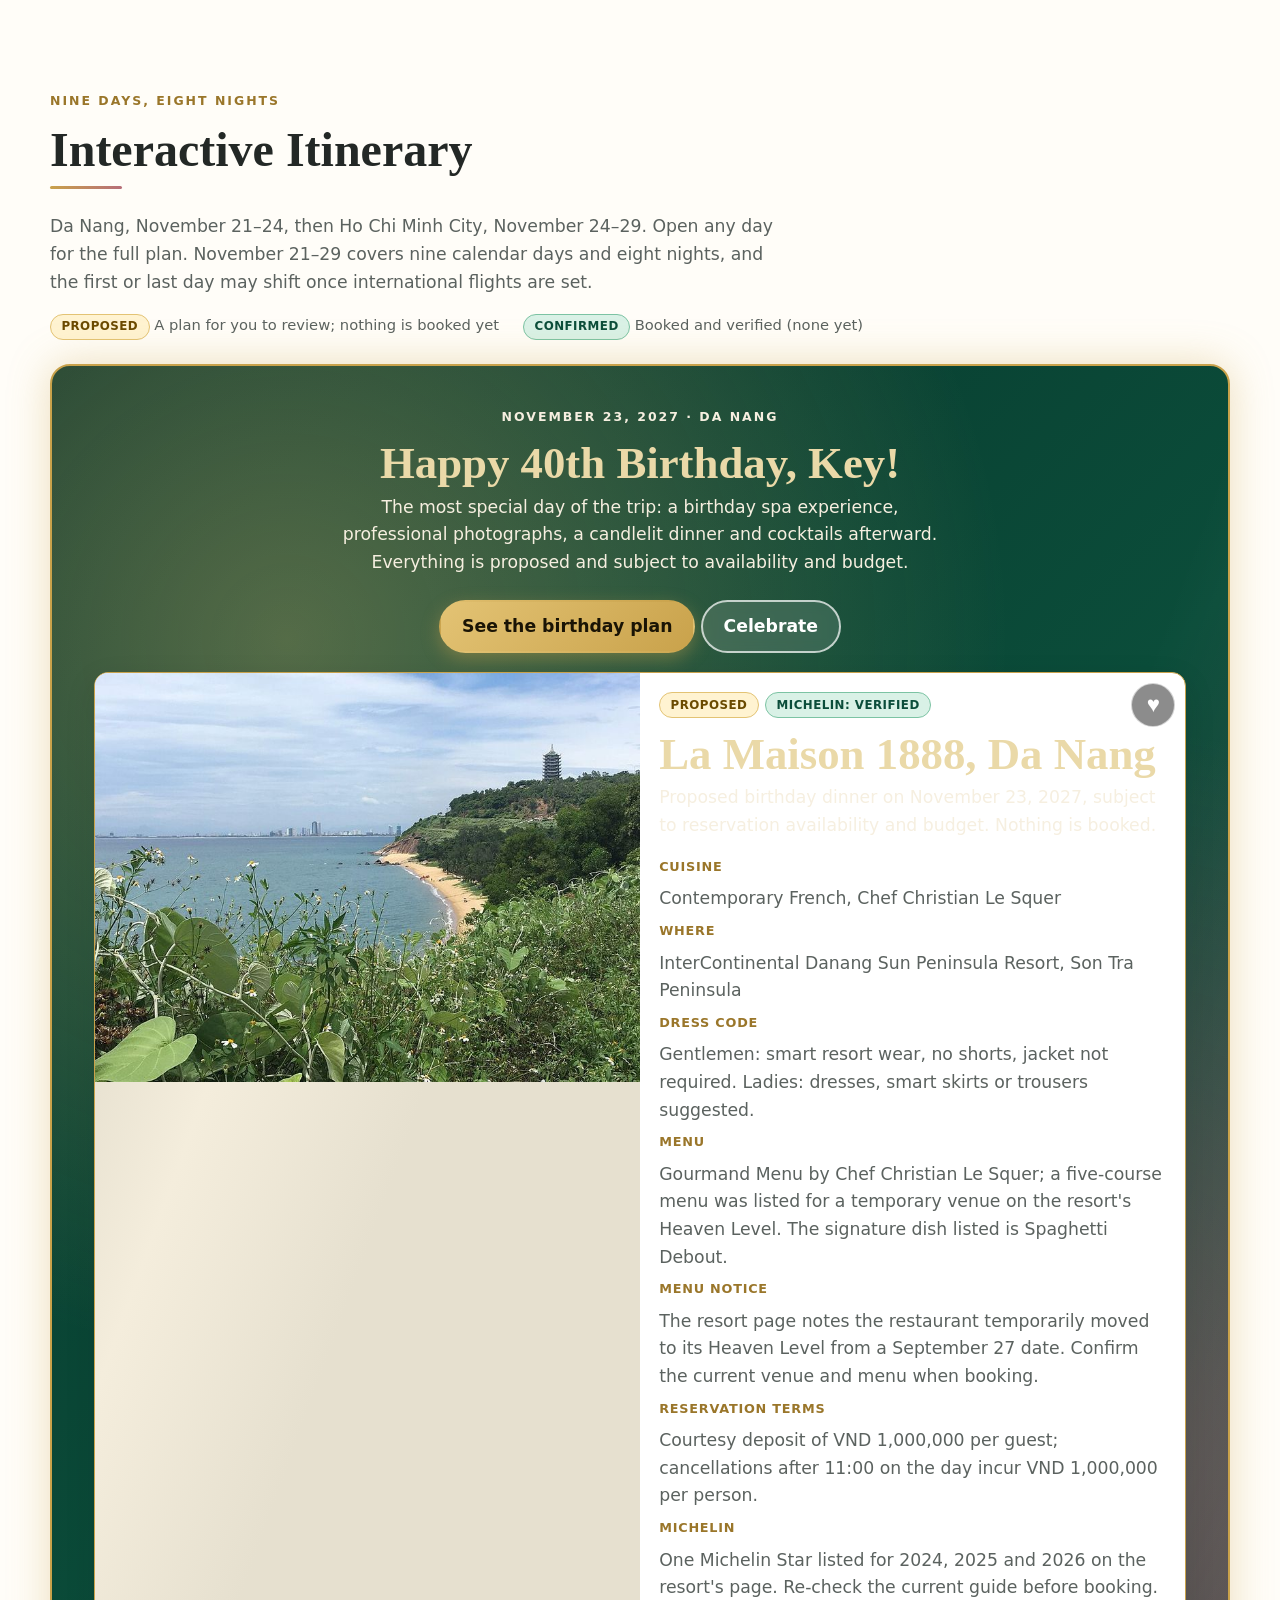
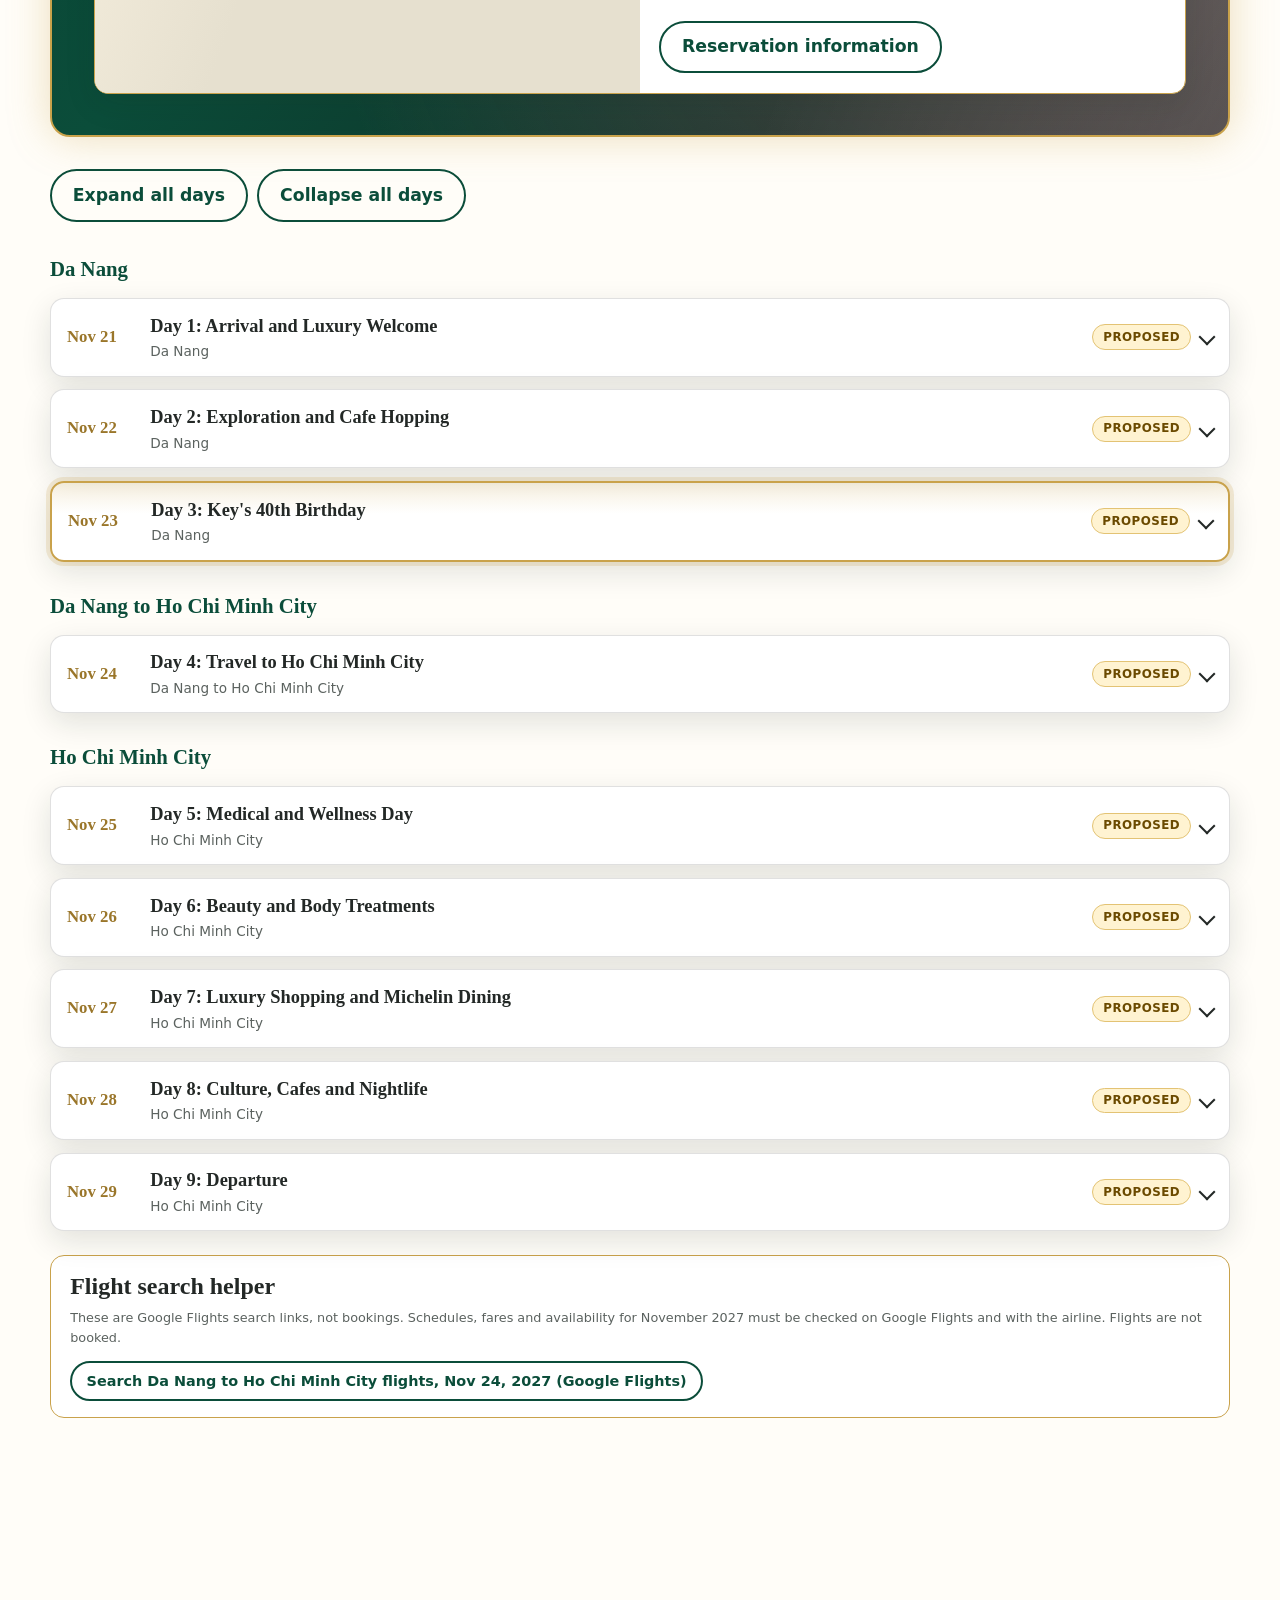
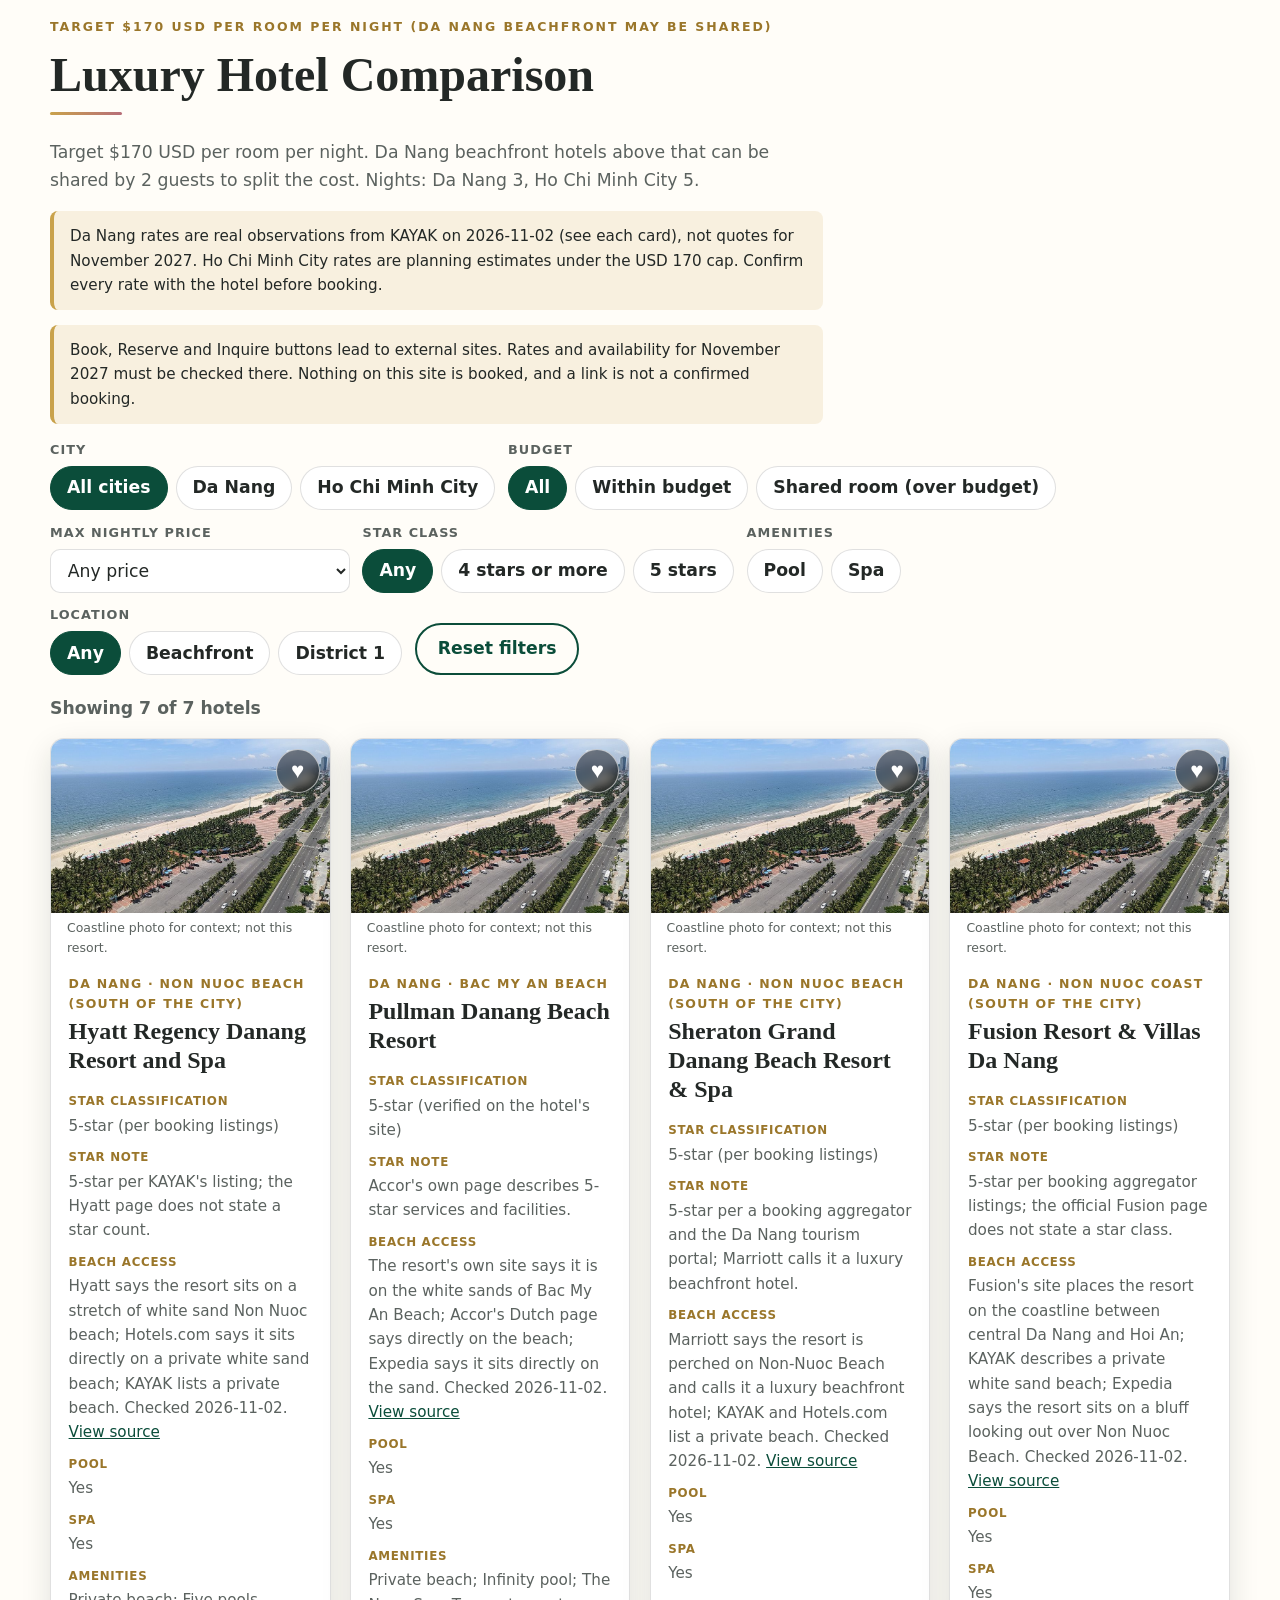
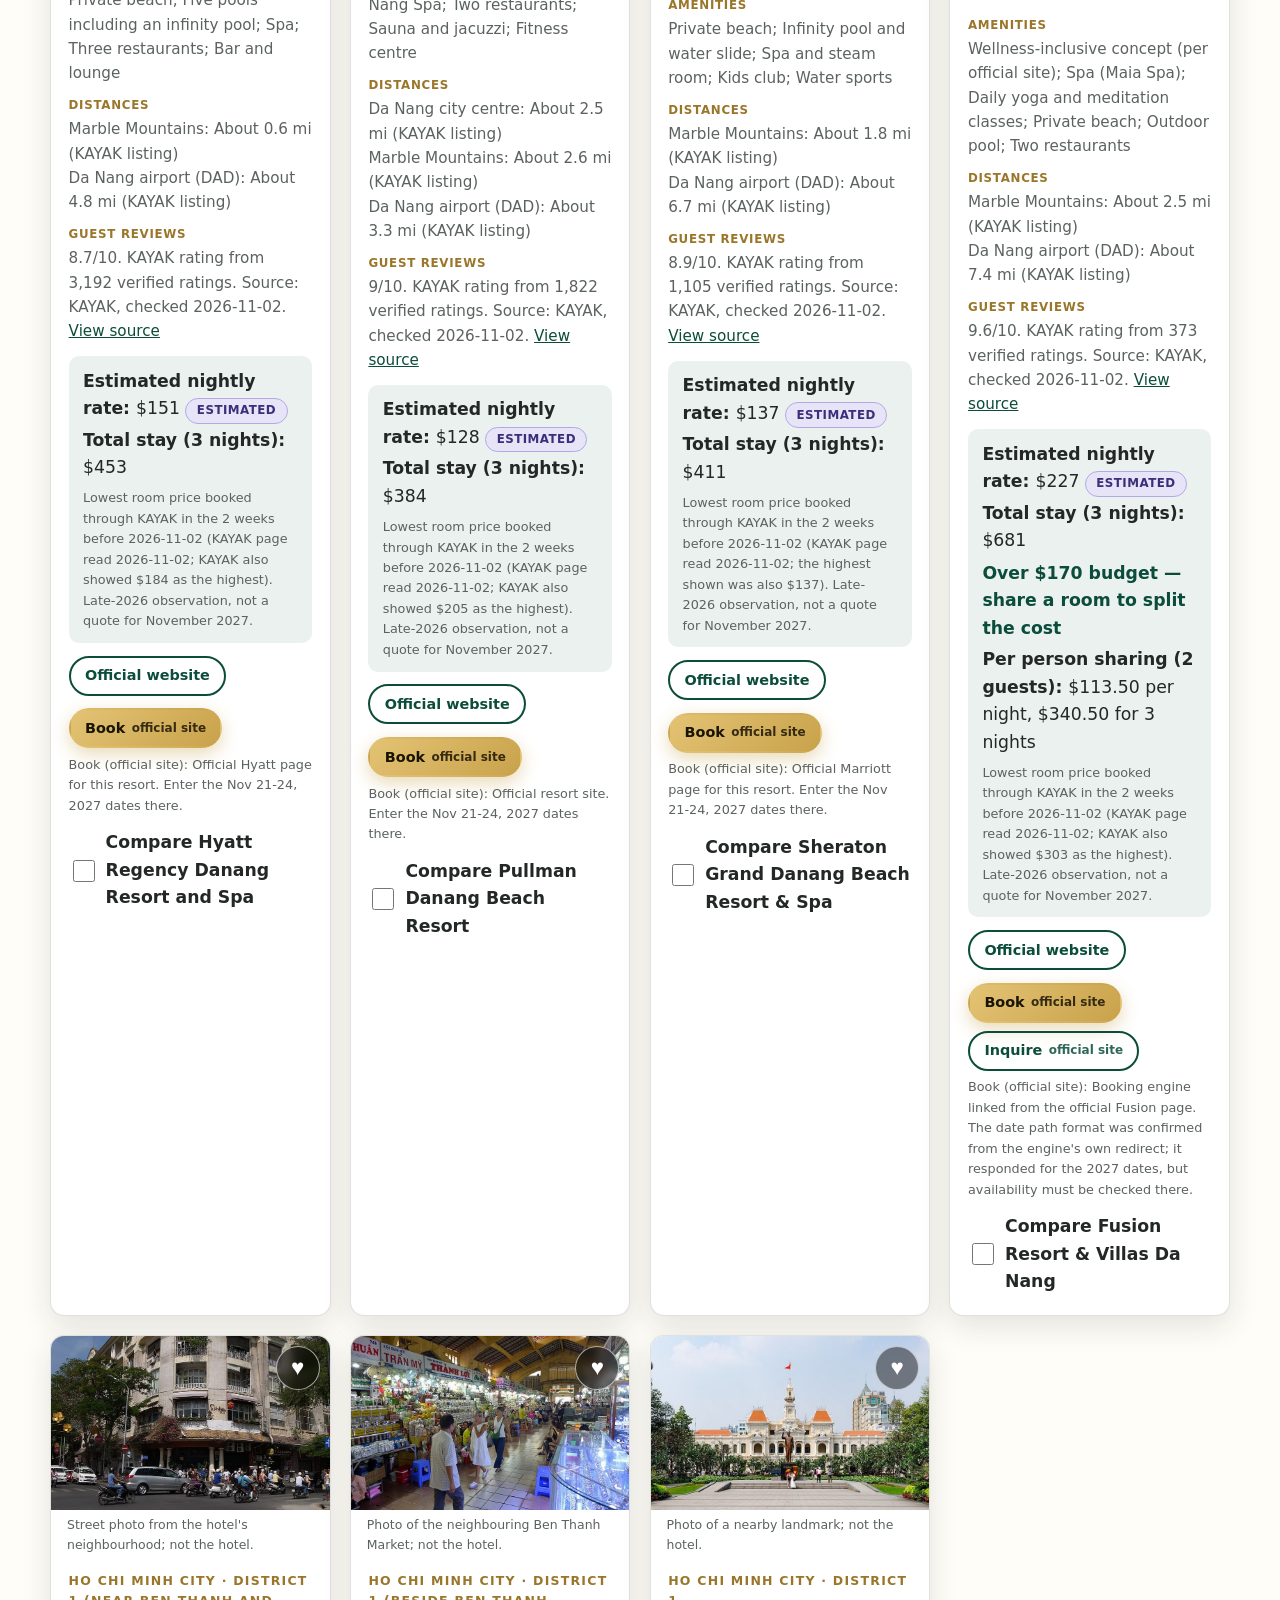
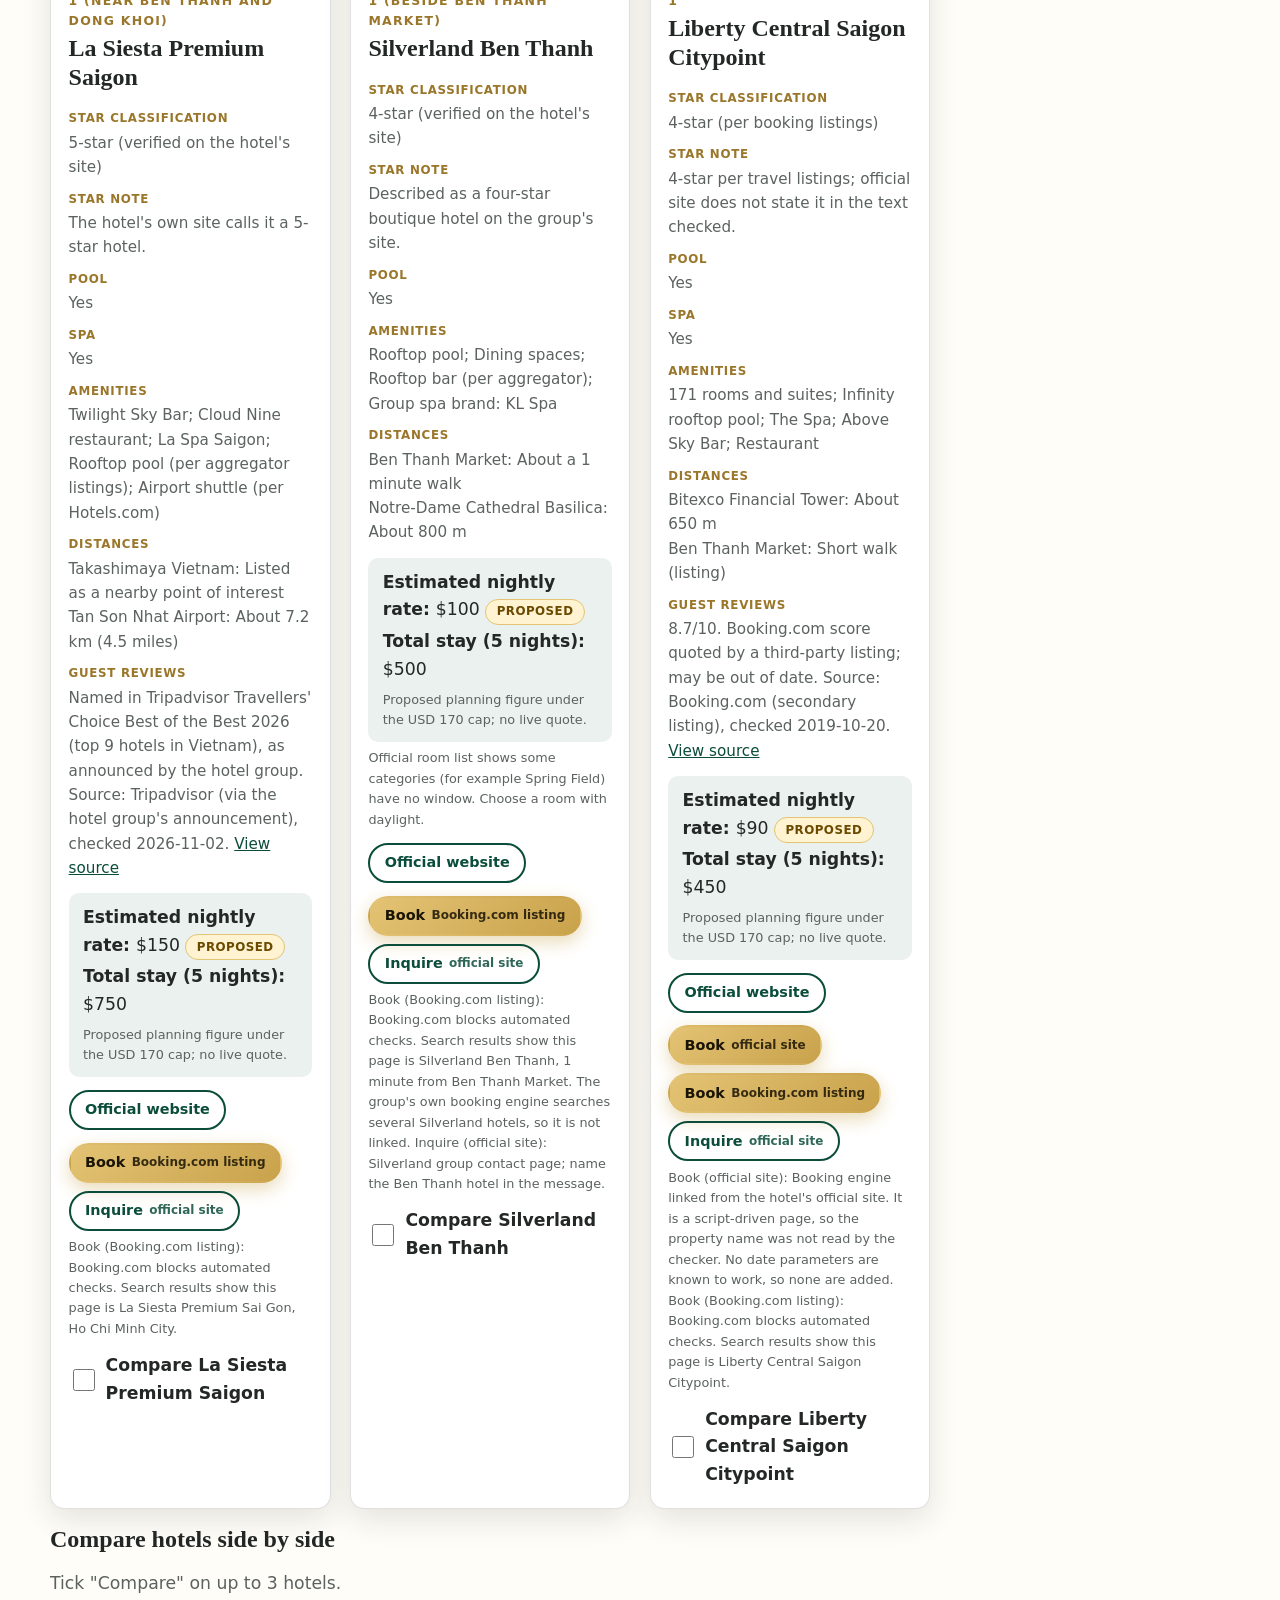
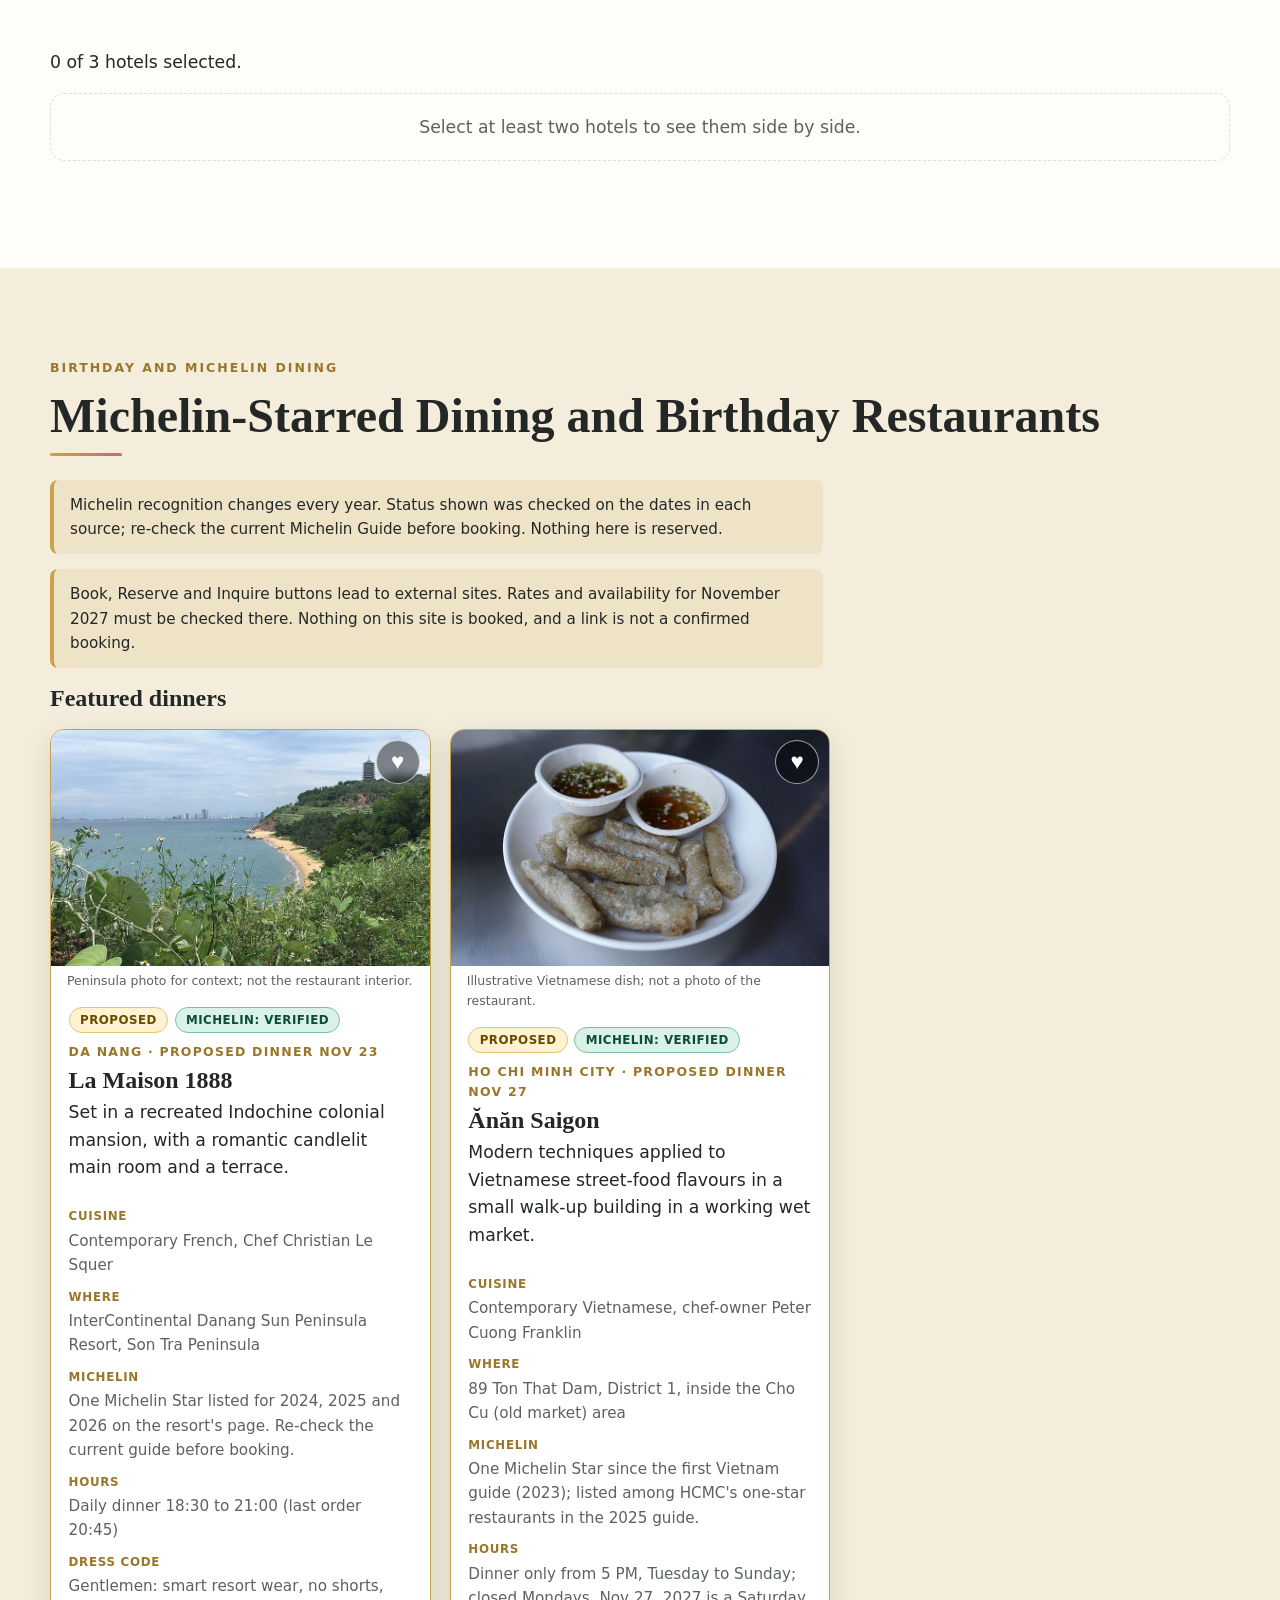
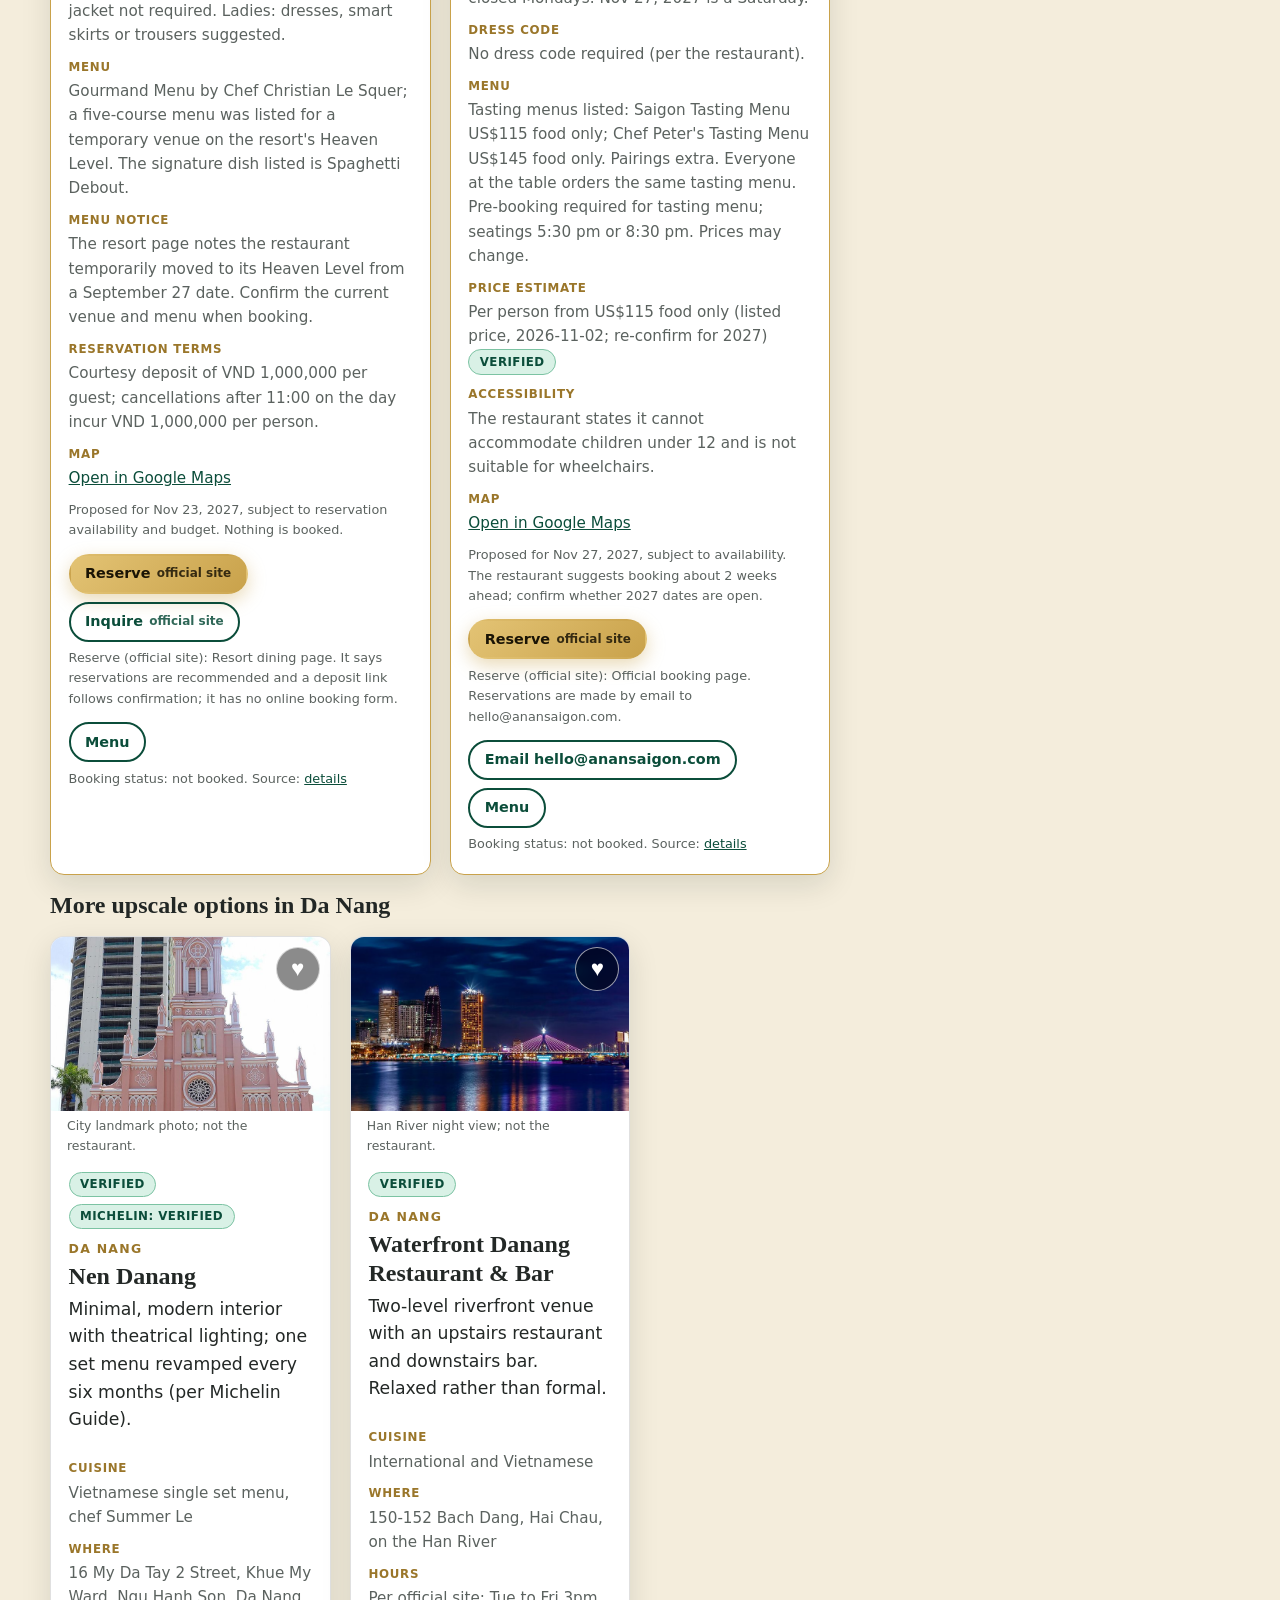
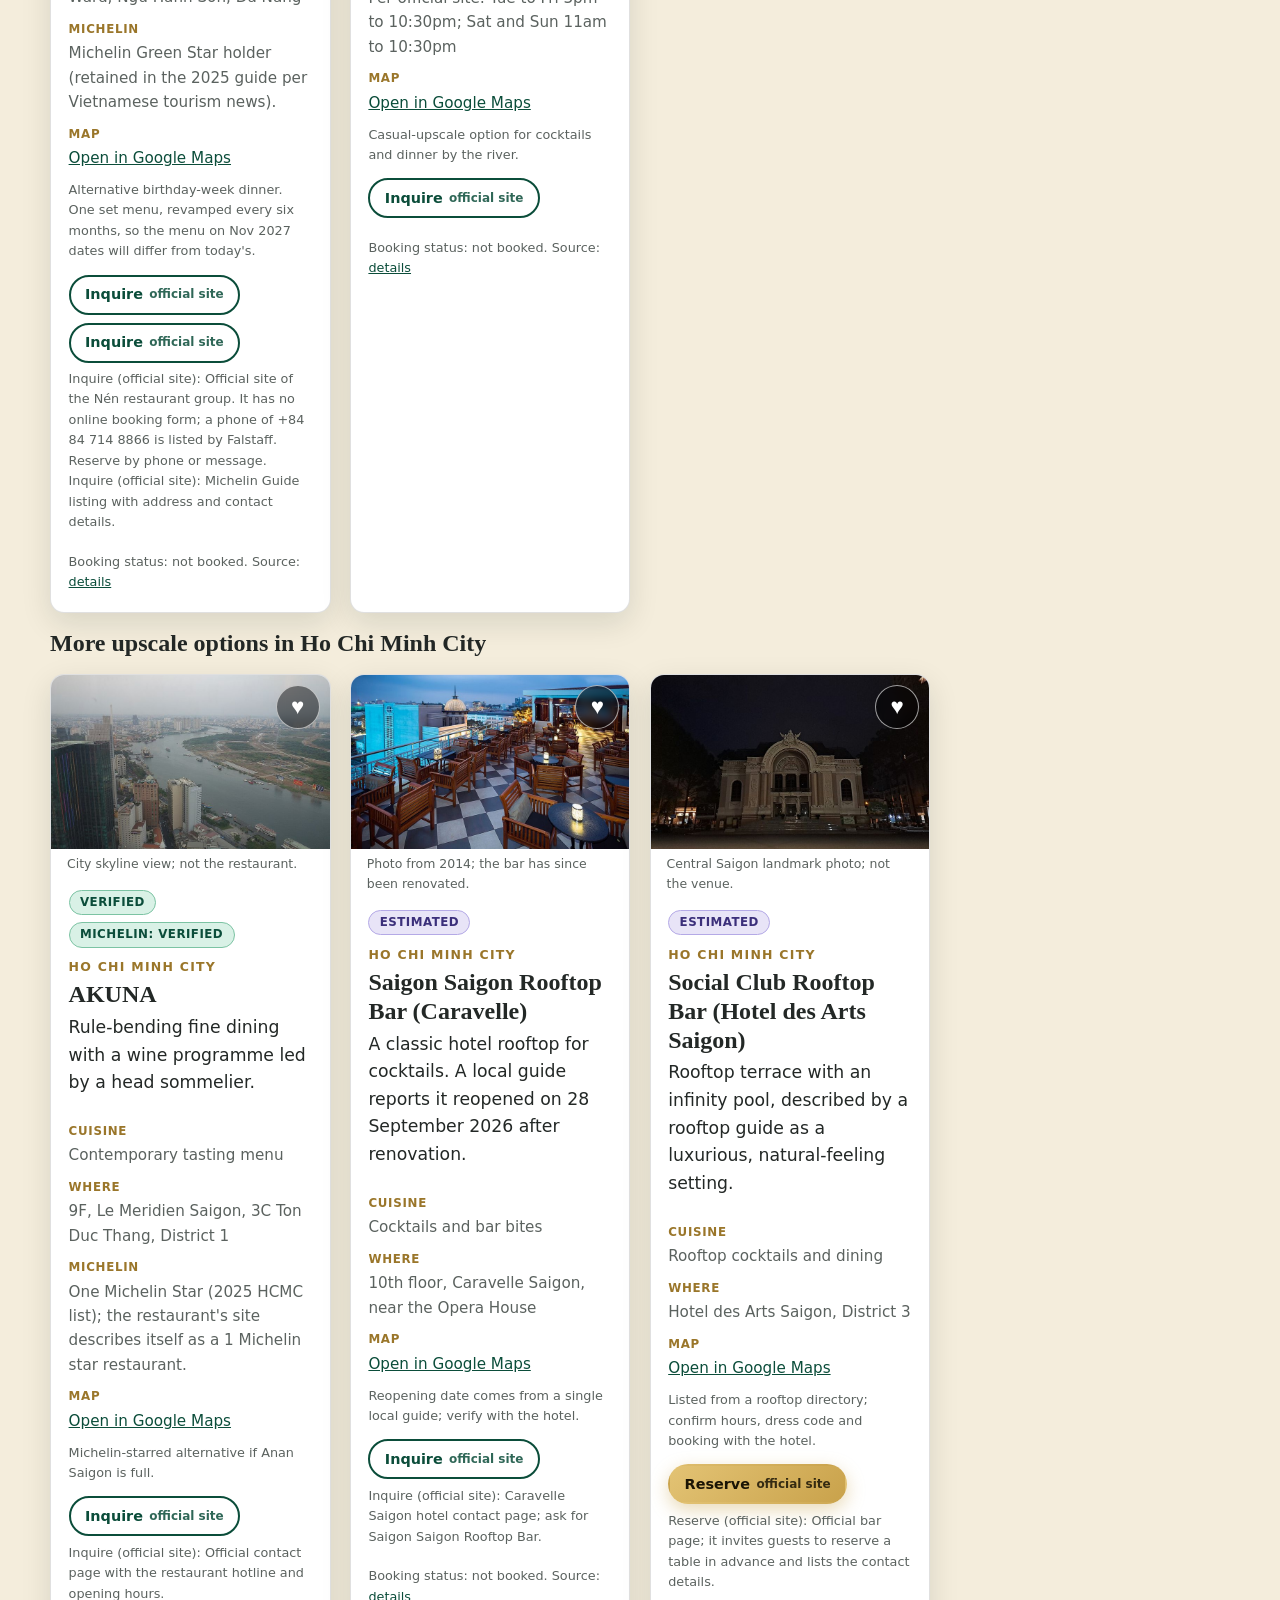
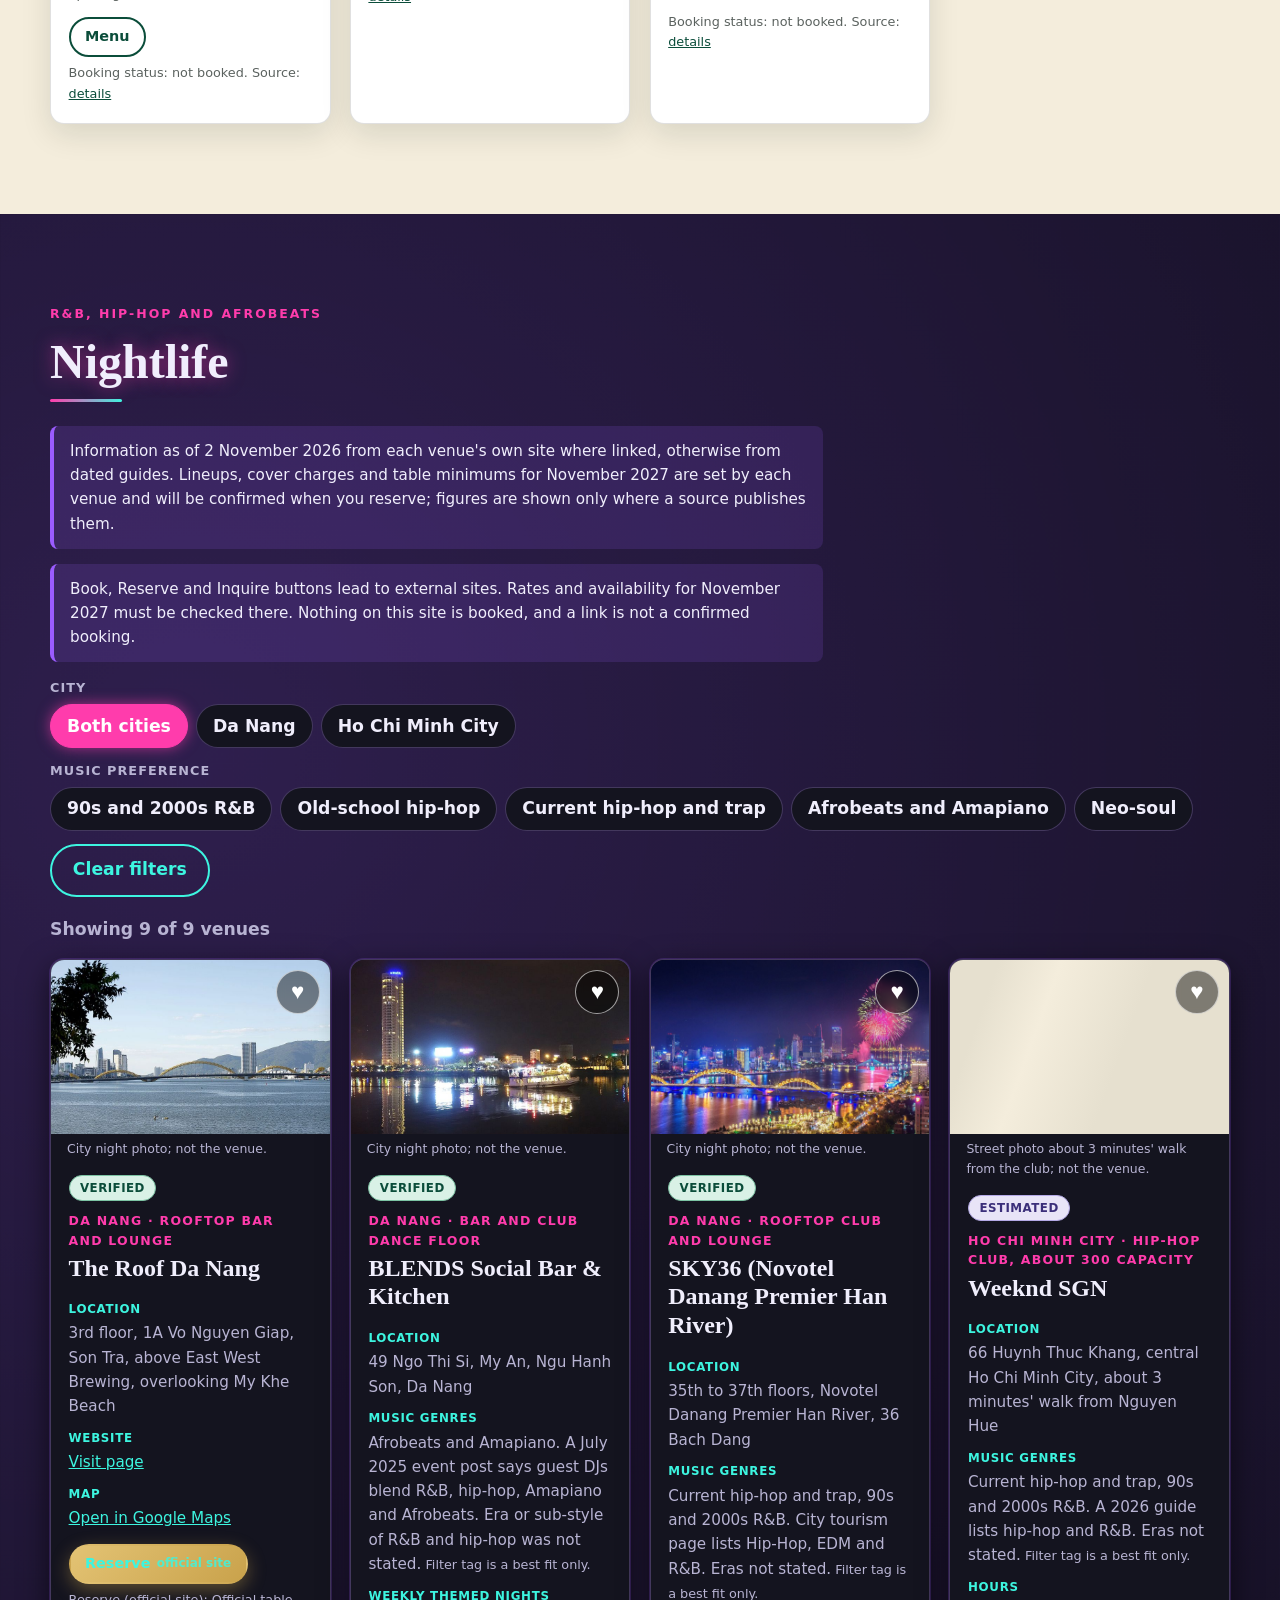
<file: Vietnam_Option_2.html>
<!DOCTYPE html>
<html lang="en" data-theme="light">
<head>
<meta charset="utf-8">
<meta name="viewport" content="width=device-width, initial-scale=1">
<title>VIETNAM OPTION 2 — KEY'S 40TH BIRTHDAY EXPERIENCE</title>
<meta name="description" content="A proposed luxury itinerary for Key's 40th birthday: Da Nang and Ho Chi Minh City, November 21–29, 2027. All plans are proposals.">
<meta name="color-scheme" content="light dark">
<script>
(function () {
  document.documentElement.classList.add('js');
  try {
    var t = localStorage.getItem('vo2_theme');
    if (t !== 'light' && t !== 'dark') {
      t = window.matchMedia && window.matchMedia('(prefers-color-scheme: dark)').matches ? 'dark' : 'light';
    }
    document.documentElement.setAttribute('data-theme', t);
  } catch (e) { /* storage unavailable: keep default theme */ }
})();
</script>
<link rel="icon" href="data:image/svg+xml,%3Csvg xmlns='http://www.w3.org/2000/svg' viewBox='0 0 32 32'%3E%3Crect width='32' height='32' rx='6' fill='%230b3d2e'/%3E%3Ctext x='16' y='21' font-size='13' text-anchor='middle' fill='%23d4b46a' font-family='Georgia,serif'%3EVO2%3C/text%3E%3C/svg%3E">
<link rel="stylesheet" href="vietnam-option-2/css/styles.css">
<link rel="stylesheet" href="flight-monitor/ui/flight-monitor.css">
<link rel="stylesheet" href="vietnam-option-2/css/print.css" media="print">
</head>
<body>
<a class="skip-link" href="#main">Skip to main content</a>

<header class="site-header" id="top">
  <nav class="nav glass" aria-label="Main navigation">
    <a class="brand" href="#hero" aria-label="Vietnam Option 2, back to top">
      <span class="brand-mark" aria-hidden="true">VO2</span>
      <span class="brand-text">Vietnam Option 2</span>
    </a>
    <button class="menu-toggle" id="menuToggle" type="button" aria-expanded="false" aria-controls="navMenu">
      <span class="menu-bars" aria-hidden="true"></span>
      <span class="sr-only">Menu</span>
    </button>
    <ul class="nav-links" id="navMenu">
      <li><a href="#flights">Flights</a></li>
<li><a href="#itinerary">Itinerary</a></li>
      <li><a href="#hotels">Hotels</a></li>
      <li><a href="#dining">Dining</a></li>
      <li><a href="#nightlife">Nightlife</a></li>
      <li><a href="#cafes">Cafés</a></li>
      <li><a href="#shopping">Shopping</a></li>
      <li><a href="#wellness">Wellness</a></li>
      <li><a href="#budget">Budget</a></li>
      <li><a href="#map">Map</a></li>
      <li><a href="#verification">Verification</a></li>
      <li><a href="#credits">Credits</a></li>
      <li><a class="original-link" href="vietnam_itinerary_site.html">Original option</a></li>
    </ul>
    <div class="nav-tools">
      <button class="tool-btn" id="wishlistBtn" type="button" aria-haspopup="dialog" aria-controls="wishlistDrawer" aria-expanded="false">
        <span aria-hidden="true">&#9825;</span><span class="tool-label">Wishlist</span>
        <span class="count-pill" id="wishlistCount" aria-hidden="true">0</span>
        <span class="sr-only" id="wishlistCountSr">0 saved items</span>
      </button>
      <button class="tool-btn" id="themeToggle" type="button" aria-pressed="false">
        <span aria-hidden="true" id="themeIcon">&#9790;</span><span class="tool-label" id="themeLabel">Dark</span>
      </button>
      <button class="tool-btn" id="printBtn" type="button">
        <span aria-hidden="true">&#9113;</span><span class="tool-label">Print</span>
      </button>
    </div>
  </nav>
</header>

<main id="main" tabindex="-1">

  <section id="hero" class="hero" aria-labelledby="heroTitle">
    <div class="hero-slides" id="heroSlides" aria-hidden="true"></div>
    <div class="hero-scrim" aria-hidden="true"></div>
    <div class="hero-inner">
      <p class="eyebrow">Proposed itinerary &middot; November 21–29, 2027</p>
      <h1 id="heroTitle" class="hero-title">KEY'S FABULOUS 40TH: <span>VIETNAM OPTION 2</span></h1>
      <p class="hero-sub">Two Cities. Nine Days. One Unforgettable Birthday.</p>
      <p class="hero-intro" id="heroIntro" aria-live="off">Da Nang's luxury coastline</p>
      <div class="hero-dots" id="heroDots" role="group" aria-label="Hero scene"></div>
      <div class="countdown" id="countdown" role="timer" aria-label="Countdown to November 23, 2027">
        <p class="countdown-label">Countdown to the birthday, November 23, 2027</p>
        <div class="countdown-grid" id="countdownGrid">
          <div><span id="cdDays">--</span><small>days</small></div>
          <div><span id="cdHours">--</span><small>hours</small></div>
          <div><span id="cdMins">--</span><small>minutes</small></div>
          <div><span id="cdSecs">--</span><small>seconds</small></div>
        </div>
        <p class="countdown-msg" id="countdownMsg" hidden></p>
      </div>
      <div class="hero-cta">
        <a class="btn btn-gold" href="#itinerary">Explore the itinerary</a>
        <a class="btn btn-ghost" href="vietnam_itinerary_site.html">View the original option</a>
      </div>
      <p class="hero-note">Everything here is a proposal. International flight schedules may require adjusting the first or final day.</p>
    </div>
  </section>

  <section id="flights" class="section reveal" aria-labelledby="flightsTitle">
    <div class="container">
      <p class="eyebrow">St. Louis to Da Nang, home from Ho Chi Minh City</p>
      <h2 id="flightsTitle">Flight Monitor</h2>
      <p class="lead">Lowest round-trip fares per person, checked daily. Fares the data source did not return are marked not verified, never estimated.</p>
      <div data-flight-monitor data-itinerary="option2" data-origin="STL" data-arrive="DAD" data-depart="SGN" data-travelers-global="VO2_DATA.budgetDefaults.travellers"></div>
    </div>
  </section>

  <section id="itinerary" class="section reveal" aria-labelledby="itineraryTitle">
    <div class="container">
      <p class="eyebrow">Nine days, eight nights</p>
      <h2 id="itineraryTitle">Interactive Itinerary</h2>
      <p class="lead">Da Nang, November 21–24, then Ho Chi Minh City, November 24–29. Open any day for the full plan. November 21–29 covers nine calendar days and eight nights, and the first or last day may shift once international flights are set.</p>

      <ul class="legend" aria-label="Status legend">
        <li><span class="badge badge-proposed">Proposed</span> A plan for you to review; nothing is booked yet</li>
        <li><span class="badge badge-confirmed">Confirmed</span> Booked and verified (none yet)</li>
      </ul>

      <div id="birthdayFeature" class="birthday-feature" aria-live="polite"></div>

      <div class="accordion-tools">
        <button class="btn btn-outline" type="button" id="expandAll">Expand all days</button>
        <button class="btn btn-outline" type="button" id="collapseAll">Collapse all days</button>
      </div>
      <div id="itineraryList" class="accordion"></div>
    </div>
  </section>

  <section id="hotels" class="section reveal" aria-labelledby="hotelsTitle">
    <div class="container">
      <p class="eyebrow">Target $170 USD per room per night (Da Nang beachfront may be shared)</p>
      <h2 id="hotelsTitle">Luxury Hotel Comparison</h2>
      <div class="section-body" id="hotelsBody"></div>
    </div>
  </section>

  <section id="dining" class="section section-alt reveal" aria-labelledby="diningTitle">
    <div class="container">
      <p class="eyebrow">Birthday and Michelin dining</p>
      <h2 id="diningTitle">Michelin-Starred Dining and Birthday Restaurants</h2>
      <div class="section-body" id="diningBody"></div>
    </div>
  </section>

  <section id="nightlife" class="section theme-night reveal" aria-labelledby="nightlifeTitle">
    <div class="container">
      <p class="eyebrow">R&amp;B, hip-hop and Afrobeats</p>
      <h2 id="nightlifeTitle">Nightlife</h2>
      <div class="section-body" id="nightlifeBody"></div>
    </div>
  </section>

  <section id="cafes" class="section reveal" aria-labelledby="cafesTitle">
    <div class="container">
      <p class="eyebrow">Coffee in both cities</p>
      <h2 id="cafesTitle">Beautiful Coffee Shops</h2>
      <div class="section-body" id="cafesBody"></div>
    </div>
  </section>

  <section id="shopping" class="section section-alt reveal" aria-labelledby="shoppingTitle">
    <div class="container">
      <p class="eyebrow">Malls, markets and boutiques</p>
      <h2 id="shoppingTitle">Shopping</h2>
      <div class="section-body" id="shoppingBody"></div>
    </div>
  </section>

  <section id="wellness" class="section reveal" aria-labelledby="wellnessTitle">
    <div class="container">
      <p class="eyebrow">Medical and beauty days</p>
      <h2 id="wellnessTitle">Wellness, Medical and Beauty</h2>
      <div class="section-body" id="wellnessBody"></div>
    </div>
  </section>

  <section id="budget" class="section section-alt reveal" aria-labelledby="budgetTitle">
    <div class="container">
      <p class="eyebrow">Planning estimates only</p>
      <h2 id="budgetTitle">Budget Planner</h2>
      <div class="section-body" id="budgetBody"></div>
    </div>
  </section>

  <section id="map" class="section reveal" aria-labelledby="mapTitle">
    <div class="container">
      <p class="eyebrow">Hotels, dining, nightlife and cafés</p>
      <h2 id="mapTitle">Map</h2>
      <div class="section-body" id="mapBody"></div>
    </div>
  </section>

  <section id="verification" class="section section-alt reveal" aria-labelledby="verificationTitle">
    <div class="container">
      <p class="eyebrow">How to read this site</p>
      <h2 id="verificationTitle">Verification and Status Labels</h2>
      <div class="section-body" id="verificationBody">
        <p class="lead">Facts on this site carry a status label. Figures from a dated guide or listing are shown as <strong>Estimated</strong>, and plans are shown as <strong>Proposed</strong>. Information is as of 2 November 2026; rates and availability for November 2027 are confirmed at booking. No prices, availability, ratings or events should be treated as booked or guaranteed.</p>
      </div>
    </div>
  </section>

  <section id="credits" class="section reveal" aria-labelledby="creditsTitle">
    <div class="container">
      <p class="eyebrow">Image attribution</p>
      <h2 id="creditsTitle">Photo Credits</h2>
      <div class="section-body" id="creditsBody"></div>
    </div>
  </section>

</main>

<footer class="site-footer">
  <div class="container footer-grid">
    <div>
      <p class="footer-title">VIETNAM OPTION 2 — KEY'S 40TH BIRTHDAY EXPERIENCE</p>
      <p>Da Nang and Ho Chi Minh City &middot; November 21–29, 2027. A proposed plan, not a booking.</p>
    </div>
    <div>
      <p><a class="footer-link" href="vietnam_itinerary_site.html">Original Vietnam itinerary (Option 1)</a></p>
      <p><a class="footer-link" href="#top">Back to top</a></p>
    </div>
  </div>
</footer>

<canvas id="confetti" class="confetti" aria-hidden="true"></canvas>

<div class="drawer-backdrop" id="drawerBackdrop" hidden></div>
<aside class="drawer" id="wishlistDrawer" role="dialog" aria-modal="true" aria-labelledby="wishlistTitle" hidden>
  <div class="drawer-head">
    <h2 id="wishlistTitle">Your wishlist</h2>
    <button class="icon-btn" id="wishlistClose" type="button" aria-label="Close wishlist">&times;</button>
  </div>
  <p class="drawer-note">Saved on this device only.</p>
  <ul class="wish-list" id="wishlistList"></ul>
  <p class="wish-empty" id="wishlistEmpty">Nothing saved yet. Use the heart on any card to add it.</p>
  <div class="drawer-foot">
    <button class="btn btn-outline" id="wishlistClear" type="button">Clear all</button>
  </div>
</aside>

<noscript><p class="noscript">This site needs JavaScript for the itinerary and interactive features.</p></noscript>

<script src="flight-monitor/data/latest.js"></script>
<script src="vietnam-option-2/js/data/itinerary.js"></script>
<script src="vietnam-option-2/js/data/hotels.js"></script>
<script src="vietnam-option-2/js/data/dining.js"></script>
<script src="vietnam-option-2/js/data/nightlife.js"></script>
<script src="vietnam-option-2/js/data/cafes.js"></script>
<script src="vietnam-option-2/js/data/shopping.js"></script>
<script src="vietnam-option-2/js/data/medical.js"></script>
<script src="vietnam-option-2/js/data/mappoints.js"></script>
<script src="vietnam-option-2/js/data/budget.js"></script>
<script src="vietnam-option-2/js/data/credits.js"></script>
<script src="vietnam-option-2/js/app.js"></script>
<script src="vietnam-option-2/js/sections.js"></script>
<script src="vietnam-option-2/js/budget.js"></script>
<script src="vietnam-option-2/js/map.js"></script>
<script src="vietnam-option-2/js/verify.js"></script>
<script src="flight-monitor/ui/flight-monitor.js"></script>
</body>
</html>
</file>
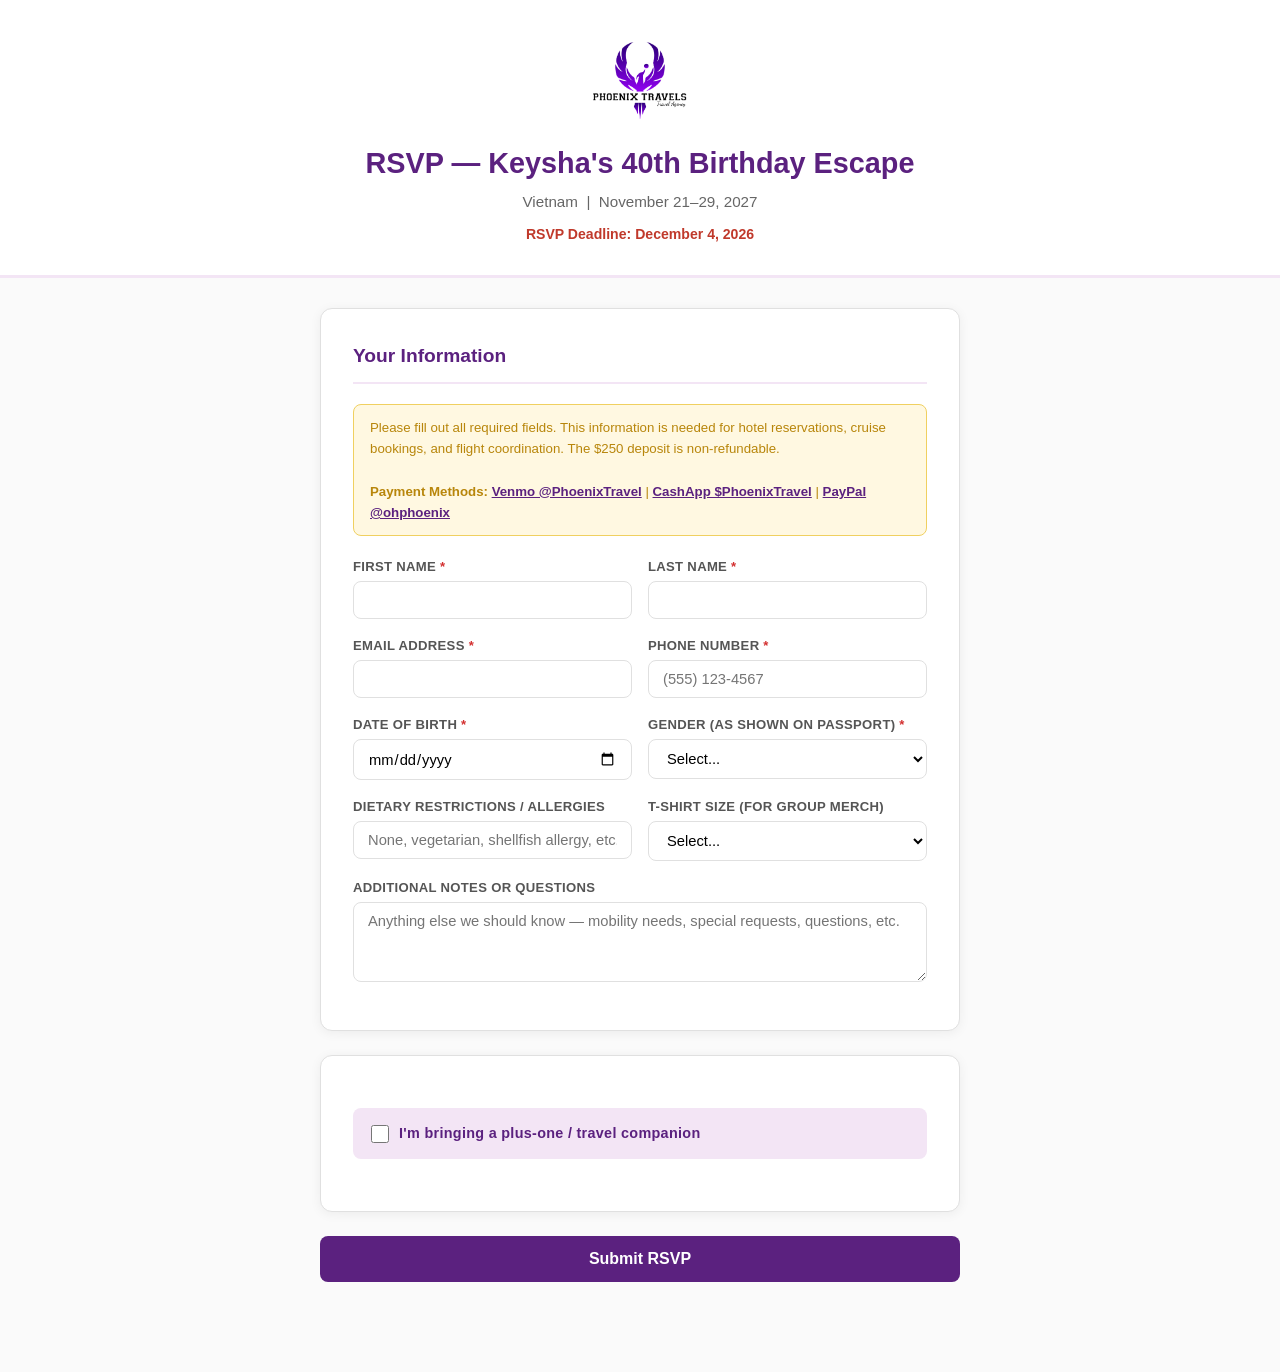
<file: vietnam_rsvp.html>
<!DOCTYPE html>
<html lang="en">
<head>
    <meta charset="UTF-8">
    <meta name="viewport" content="width=device-width, initial-scale=1.0">
    <title>RSVP — Keysha's 40th Birthday Escape | Phoenix Travels</title>
    <style>
        * { margin: 0; padding: 0; box-sizing: border-box; }
        :root {
            --deep-purple: #5B217F;
            --medium-purple: #7B1FA2;
            --soft-purple: #F3E5F5;
            --bronze: #B8860B;
            --dark: #2D2D2D;
            --white: #FFFFFF;
            --light-gray: #FAFAFA;
            --border: #E0E0E0;
            --error: #D32F2F;
        }
        body {
            font-family: 'Segoe UI', Tahoma, Geneva, Verdana, sans-serif;
            background: var(--light-gray);
            color: var(--dark);
            line-height: 1.6;
            min-height: 100vh;
        }
        .header {
            background: var(--white);
            text-align: center;
            padding: 40px 20px 30px;
            border-bottom: 3px solid var(--soft-purple);
        }
        .header img { max-width: 100px; margin-bottom: 12px; }
        .header h1 { font-size: 1.8rem; color: var(--deep-purple); margin-bottom: 4px; }
        .header p { color: #666; font-size: 0.95rem; }
        .header .trip-info {
            margin-top: 12px;
            font-size: 0.88rem;
            color: #888;
        }
        .container {
            max-width: 680px;
            margin: 30px auto;
            padding: 0 20px 60px;
        }
        .form-card {
            background: var(--white);
            border-radius: 12px;
            padding: 32px;
            box-shadow: 0 2px 12px rgba(0,0,0,0.06);
            border: 1px solid var(--border);
            margin-bottom: 24px;
        }
        .form-card h2 {
            color: var(--deep-purple);
            font-size: 1.2rem;
            margin-bottom: 20px;
            padding-bottom: 10px;
            border-bottom: 2px solid var(--soft-purple);
        }
        .form-row {
            display: grid;
            grid-template-columns: 1fr 1fr;
            gap: 16px;
            margin-bottom: 16px;
        }
        .form-group {
            display: flex;
            flex-direction: column;
        }
        .form-group.full { grid-column: 1 / -1; }
        label {
            font-size: 0.82rem;
            font-weight: 600;
            color: #555;
            margin-bottom: 4px;
            text-transform: uppercase;
            letter-spacing: 0.3px;
        }
        label .required { color: var(--error); }
        input, select, textarea {
            padding: 10px 14px;
            border: 1px solid var(--border);
            border-radius: 8px;
            font-size: 0.92rem;
            font-family: inherit;
            transition: border-color 0.2s;
            background: var(--white);
        }
        input:focus, select:focus, textarea:focus {
            outline: none;
            border-color: var(--medium-purple);
            box-shadow: 0 0 0 3px rgba(123, 31, 162, 0.1);
        }
        textarea { resize: vertical; min-height: 80px; }
        select { cursor: pointer; }
        .plus-one-toggle {
            display: flex;
            align-items: center;
            gap: 10px;
            margin: 20px 0;
            padding: 14px 18px;
            background: var(--soft-purple);
            border-radius: 8px;
            cursor: pointer;
        }
        .plus-one-toggle input[type="checkbox"] {
            width: 18px;
            height: 18px;
            accent-color: var(--deep-purple);
            cursor: pointer;
        }
        .plus-one-toggle label {
            font-size: 0.9rem;
            text-transform: none;
            font-weight: 600;
            color: var(--deep-purple);
            cursor: pointer;
            margin-bottom: 0;
        }
        .plus-one-section {
            display: none;
            margin-top: 20px;
            padding-top: 20px;
            border-top: 1px dashed var(--border);
        }
        .plus-one-section.visible { display: block; }
        .plus-one-section h3 {
            color: var(--medium-purple);
            font-size: 1rem;
            margin-bottom: 16px;
        }
        .btn-submit {
            display: block;
            width: 100%;
            padding: 14px;
            background: var(--deep-purple);
            color: var(--white);
            border: none;
            border-radius: 8px;
            font-size: 1rem;
            font-weight: 600;
            cursor: pointer;
            transition: background 0.2s;
            margin-top: 24px;
        }
        .btn-submit:hover { background: var(--medium-purple); }
        .btn-submit:active { transform: scale(0.98); }
        .success-message {
            display: none;
            text-align: center;
            padding: 40px 20px;
        }
        .success-message h2 {
            color: var(--deep-purple);
            margin-bottom: 10px;
            border: none;
        }
        .success-message p { color: #555; font-size: 0.95rem; }
        .info-note {
            background: #FFF8E1;
            border: 1px solid #F0D060;
            border-radius: 8px;
            padding: 12px 16px;
            font-size: 0.83rem;
            color: var(--bronze);
            margin-bottom: 20px;
        }
        @media (max-width: 600px) {
            .form-row { grid-template-columns: 1fr; }
            .form-card { padding: 20px; }
        }
    </style>
</head>
<body>
<div class="header">
    <img src="Phoenix-01.png" alt="Phoenix Travels">
    <h1>RSVP — Keysha's 40th Birthday Escape</h1>
    <p>Vietnam &nbsp;|&nbsp; November 21–29, 2027</p>
    <div class="trip-info" style="margin-top:8px; color:#C0392B; font-weight:700;">RSVP Deadline: December 4, 2026</div>
</div>

<div class="container">
    <!-- FORM -->
    <form id="rsvpForm" action="https://formspree.io/f/mwvdzlav" method="POST">

    <div class="form-card">
        <h2>Your Information</h2>
        <div class="info-note">
            Please fill out all required fields. This information is needed for hotel reservations, cruise bookings, and flight coordination. The $250 deposit is non-refundable.<br><br>
            <strong>Payment Methods:</strong>
            <a href="https://venmo.com/PhoenixTravel" target="_blank" style="color:var(--deep-purple); font-weight:700;">Venmo @PhoenixTravel</a> |
            <a href="https://cash.app/$PhoenixTravel" target="_blank" style="color:var(--deep-purple); font-weight:700;">CashApp $PhoenixTravel</a> |
            <a href="https://paypal.me/ohphoenix" target="_blank" style="color:var(--deep-purple); font-weight:700;">PayPal @ohphoenix</a>
        </div>

        <div class="form-row">
            <div class="form-group">
                <label>First Name <span class="required">*</span></label>
                <input type="text" name="firstName" required>
            </div>
            <div class="form-group">
                <label>Last Name <span class="required">*</span></label>
                <input type="text" name="lastName" required>
            </div>
        </div>

        <div class="form-row">
            <div class="form-group">
                <label>Email Address <span class="required">*</span></label>
                <input type="email" name="email" required>
            </div>
            <div class="form-group">
                <label>Phone Number <span class="required">*</span></label>
                <input type="tel" name="phone" required placeholder="(555) 123-4567">
            </div>
        </div>
        <div class="form-row">
            <div class="form-group">
                <label>Date of Birth <span class="required">*</span></label>
                <input type="date" name="dob" required>
            </div>
            <div class="form-group">
                <label>Gender (as shown on passport) <span class="required">*</span></label>
                <select name="gender" required>
                    <option value="">Select...</option>
                    <option value="Female">Female</option>
                    <option value="Male">Male</option>
                    <option value="Non-binary">Non-binary</option>
                </select>
            </div>
        </div>

        <div class="form-row">
            <div class="form-group">
                <label>Dietary Restrictions / Allergies</label>
                <input type="text" name="dietary" placeholder="None, vegetarian, shellfish allergy, etc.">
            </div>
            <div class="form-group">
                <label>T-Shirt Size (for group merch)</label>
                <select name="tshirtSize">
                    <option value="">Select...</option>
                    <option value="XS">XS</option>
                    <option value="S">S</option>
                    <option value="M">M</option>
                    <option value="L">L</option>
                    <option value="XL">XL</option>
                    <option value="2XL">2XL</option>
                    <option value="3XL">3XL</option>
                </select>
            </div>
        </div>

        <div class="form-row">
            <div class="form-group full">
                <label>Additional Notes or Questions</label>
                <textarea name="notes" placeholder="Anything else we should know — mobility needs, special requests, questions, etc."></textarea>
            </div>
        </div>
    </div>

    <!-- PLUS ONE -->
    <div class="form-card">
        <div class="plus-one-toggle" onclick="togglePlusOne()">
            <input type="checkbox" id="plusOneCheck">
            <label for="plusOneCheck">I'm bringing a plus-one / travel companion</label>
        </div>

        <div class="plus-one-section" id="plusOneSection">
            <h3>Plus-One Information</h3>

            <div class="form-row">
                <div class="form-group">
                    <label>First Name <span class="required">*</span></label>
                    <input type="text" name="p2firstName">
                </div>
                <div class="form-group">
                    <label>Last Name <span class="required">*</span></label>
                    <input type="text" name="p2lastName">
                </div>
            </div>

            <div class="form-row">
                <div class="form-group">
                    <label>Email Address <span class="required">*</span></label>
                    <input type="email" name="p2email">
                </div>
                <div class="form-group">
                    <label>Phone Number <span class="required">*</span></label>
                    <input type="tel" name="p2phone" placeholder="(555) 123-4567">
                </div>
            </div>
            <div class="form-row">
                <div class="form-group">
                    <label>Date of Birth <span class="required">*</span></label>
                    <input type="date" name="p2dob">
                </div>
                <div class="form-group">
                    <label>Gender (as shown on passport) <span class="required">*</span></label>
                    <select name="p2gender">
                        <option value="">Select...</option>
                        <option value="Female">Female</option>
                        <option value="Male">Male</option>
                        <option value="Non-binary">Non-binary</option>
                    </select>
                </div>
            </div>

            <div class="form-row">
                <div class="form-group">
                    <label>Dietary Restrictions / Allergies</label>
                    <input type="text" name="p2dietary" placeholder="None, vegetarian, shellfish allergy, etc.">
                </div>
                <div class="form-group">
                    <label>T-Shirt Size (for group merch)</label>
                    <select name="p2tshirtSize">
                        <option value="">Select...</option>
                        <option value="XS">XS</option>
                        <option value="S">S</option>
                        <option value="M">M</option>
                        <option value="L">L</option>
                        <option value="XL">XL</option>
                        <option value="2XL">2XL</option>
                        <option value="3XL">3XL</option>
                    </select>
                </div>
            </div>

            <div class="form-row">
                <div class="form-group full">
                    <label>Additional Notes for Plus-One</label>
                    <textarea name="p2notes" placeholder="Anything else about your travel companion..."></textarea>
                </div>
            </div>
        </div>
    </div>

    <input type="hidden" name="_next" value="https://phoenixkey87-cmyk.github.io/Keysha_40th_Vietnam/vietnam_rsvp.html?submitted=true">
    <input type="hidden" name="_subject" value="New RSVP: Keysha's 40th Vietnam Trip">
    <button type="submit" class="btn-submit">Submit RSVP</button>
    </form>
    <!-- SUCCESS -->
    <div class="success-message" id="successMsg">
        <h2>🎉 You're In!</h2>
        <p>Your RSVP has been submitted successfully.<br>Keysha and Phoenix Travels will be in touch with next steps and payment details.</p>
        <p style="margin-top:16px; font-size:0.85rem; color:#888;">Vietnam 2027 — Let's go!</p>
    </div>
</div>

<script>
function togglePlusOne() {
    const check = document.getElementById('plusOneCheck');
    check.checked = !check.checked;
    const section = document.getElementById('plusOneSection');
    section.classList.toggle('visible', check.checked);
    const fields = section.querySelectorAll('input[name^="p2"], select[name^="p2"]');
    fields.forEach(f => {
        if (f.closest('.form-group').querySelector('.required')) {
            f.required = check.checked;
        }
    });
}

// Show success if redirected back after Formspree submission
if (window.location.search.includes('submitted=true')) {
    document.getElementById('rsvpForm').style.display = 'none';
    document.getElementById('successMsg').style.display = 'block';
}
</script>
</body>
</html>
</file>
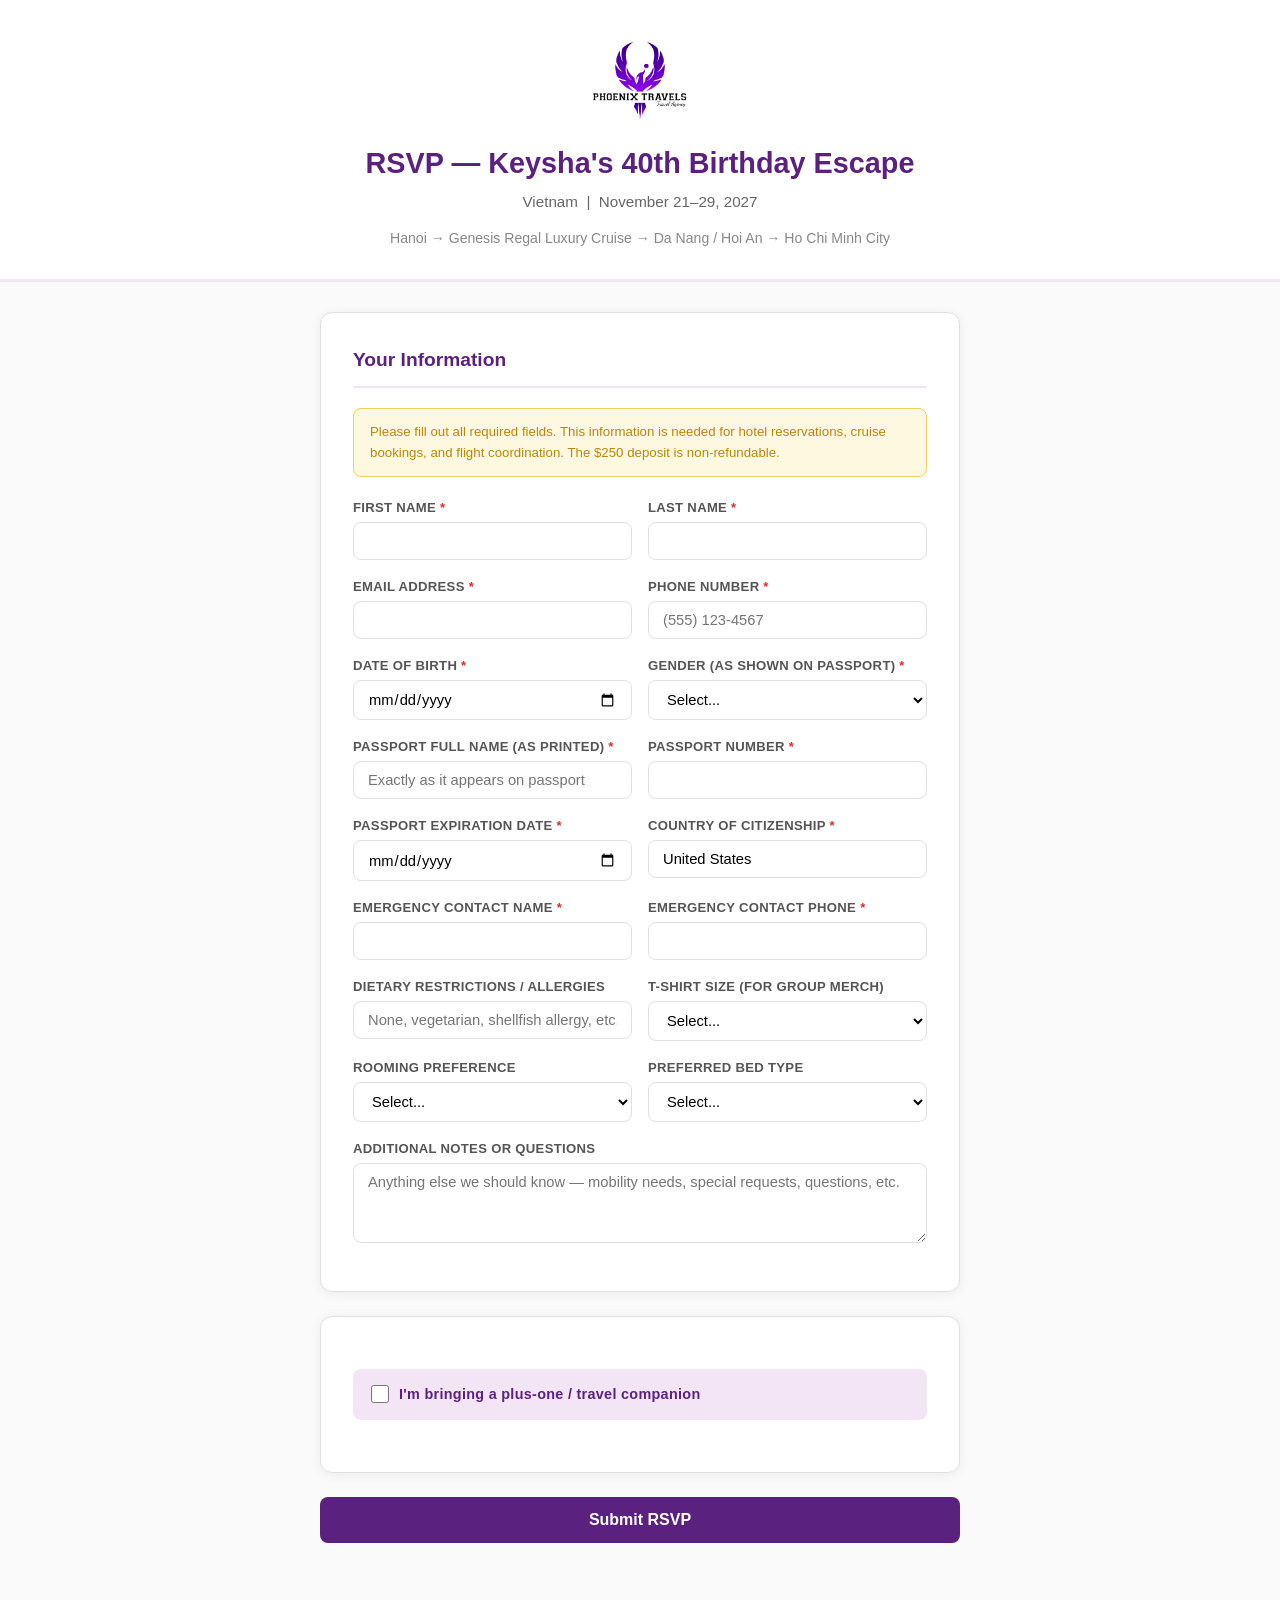
<file: keysha-vietnam-site/vietnam_rsvp.html>
<!DOCTYPE html>
<html lang="en">
<head>
    <meta charset="UTF-8">
    <meta name="viewport" content="width=device-width, initial-scale=1.0">
    <title>RSVP — Keysha's 40th Birthday Escape | Phoenix Travels</title>
    <style>
        * { margin: 0; padding: 0; box-sizing: border-box; }
        :root {
            --deep-purple: #5B217F;
            --medium-purple: #7B1FA2;
            --soft-purple: #F3E5F5;
            --bronze: #B8860B;
            --dark: #2D2D2D;
            --white: #FFFFFF;
            --light-gray: #FAFAFA;
            --border: #E0E0E0;
            --error: #D32F2F;
        }
        body {
            font-family: 'Segoe UI', Tahoma, Geneva, Verdana, sans-serif;
            background: var(--light-gray);
            color: var(--dark);
            line-height: 1.6;
            min-height: 100vh;
        }
        .header {
            background: var(--white);
            text-align: center;
            padding: 40px 20px 30px;
            border-bottom: 3px solid var(--soft-purple);
        }
        .header img { max-width: 100px; margin-bottom: 12px; }
        .header h1 { font-size: 1.8rem; color: var(--deep-purple); margin-bottom: 4px; }
        .header p { color: #666; font-size: 0.95rem; }
        .header .trip-info {
            margin-top: 12px;
            font-size: 0.88rem;
            color: #888;
        }
        .container {
            max-width: 680px;
            margin: 30px auto;
            padding: 0 20px 60px;
        }
        .form-card {
            background: var(--white);
            border-radius: 12px;
            padding: 32px;
            box-shadow: 0 2px 12px rgba(0,0,0,0.06);
            border: 1px solid var(--border);
            margin-bottom: 24px;
        }
        .form-card h2 {
            color: var(--deep-purple);
            font-size: 1.2rem;
            margin-bottom: 20px;
            padding-bottom: 10px;
            border-bottom: 2px solid var(--soft-purple);
        }
        .form-row {
            display: grid;
            grid-template-columns: 1fr 1fr;
            gap: 16px;
            margin-bottom: 16px;
        }
        .form-group {
            display: flex;
            flex-direction: column;
        }
        .form-group.full { grid-column: 1 / -1; }
        label {
            font-size: 0.82rem;
            font-weight: 600;
            color: #555;
            margin-bottom: 4px;
            text-transform: uppercase;
            letter-spacing: 0.3px;
        }
        label .required { color: var(--error); }
        input, select, textarea {
            padding: 10px 14px;
            border: 1px solid var(--border);
            border-radius: 8px;
            font-size: 0.92rem;
            font-family: inherit;
            transition: border-color 0.2s;
            background: var(--white);
        }
        input:focus, select:focus, textarea:focus {
            outline: none;
            border-color: var(--medium-purple);
            box-shadow: 0 0 0 3px rgba(123, 31, 162, 0.1);
        }
        textarea { resize: vertical; min-height: 80px; }
        select { cursor: pointer; }
        .plus-one-toggle {
            display: flex;
            align-items: center;
            gap: 10px;
            margin: 20px 0;
            padding: 14px 18px;
            background: var(--soft-purple);
            border-radius: 8px;
            cursor: pointer;
        }
        .plus-one-toggle input[type="checkbox"] {
            width: 18px;
            height: 18px;
            accent-color: var(--deep-purple);
            cursor: pointer;
        }
        .plus-one-toggle label {
            font-size: 0.9rem;
            text-transform: none;
            font-weight: 600;
            color: var(--deep-purple);
            cursor: pointer;
            margin-bottom: 0;
        }
        .plus-one-section {
            display: none;
            margin-top: 20px;
            padding-top: 20px;
            border-top: 1px dashed var(--border);
        }
        .plus-one-section.visible { display: block; }
        .plus-one-section h3 {
            color: var(--medium-purple);
            font-size: 1rem;
            margin-bottom: 16px;
        }
        .btn-submit {
            display: block;
            width: 100%;
            padding: 14px;
            background: var(--deep-purple);
            color: var(--white);
            border: none;
            border-radius: 8px;
            font-size: 1rem;
            font-weight: 600;
            cursor: pointer;
            transition: background 0.2s;
            margin-top: 24px;
        }
        .btn-submit:hover { background: var(--medium-purple); }
        .btn-submit:active { transform: scale(0.98); }
        .success-message {
            display: none;
            text-align: center;
            padding: 40px 20px;
        }
        .success-message h2 {
            color: var(--deep-purple);
            margin-bottom: 10px;
            border: none;
        }
        .success-message p { color: #555; font-size: 0.95rem; }
        .info-note {
            background: #FFF8E1;
            border: 1px solid #F0D060;
            border-radius: 8px;
            padding: 12px 16px;
            font-size: 0.83rem;
            color: var(--bronze);
            margin-bottom: 20px;
        }
        @media (max-width: 600px) {
            .form-row { grid-template-columns: 1fr; }
            .form-card { padding: 20px; }
        }
    </style>
</head>
<body>
<div class="header">
    <img src="Phoenix-01.png" alt="Phoenix Travels">
    <h1>RSVP — Keysha's 40th Birthday Escape</h1>
    <p>Vietnam &nbsp;|&nbsp; November 21–29, 2027</p>
    <div class="trip-info">Hanoi → Genesis Regal Luxury Cruise → Da Nang / Hoi An → Ho Chi Minh City</div>
</div>

<div class="container">
    <!-- FORM -->
    <form id="rsvpForm" action="https://formspree.io/f/mwvdzlav" method="POST">

    <div class="form-card">
        <h2>Your Information</h2>
        <div class="info-note">
            Please fill out all required fields. This information is needed for hotel reservations, cruise bookings, and flight coordination. The $250 deposit is non-refundable.
        </div>

        <div class="form-row">
            <div class="form-group">
                <label>First Name <span class="required">*</span></label>
                <input type="text" name="firstName" required>
            </div>
            <div class="form-group">
                <label>Last Name <span class="required">*</span></label>
                <input type="text" name="lastName" required>
            </div>
        </div>

        <div class="form-row">
            <div class="form-group">
                <label>Email Address <span class="required">*</span></label>
                <input type="email" name="email" required>
            </div>
            <div class="form-group">
                <label>Phone Number <span class="required">*</span></label>
                <input type="tel" name="phone" required placeholder="(555) 123-4567">
            </div>
        </div>
        <div class="form-row">
            <div class="form-group">
                <label>Date of Birth <span class="required">*</span></label>
                <input type="date" name="dob" required>
            </div>
            <div class="form-group">
                <label>Gender (as shown on passport) <span class="required">*</span></label>
                <select name="gender" required>
                    <option value="">Select...</option>
                    <option value="Female">Female</option>
                    <option value="Male">Male</option>
                    <option value="Non-binary">Non-binary</option>
                </select>
            </div>
        </div>

        <div class="form-row">
            <div class="form-group">
                <label>Passport Full Name (as printed) <span class="required">*</span></label>
                <input type="text" name="passportName" required placeholder="Exactly as it appears on passport">
            </div>
            <div class="form-group">
                <label>Passport Number <span class="required">*</span></label>
                <input type="text" name="passportNumber" required>
            </div>
        </div>

        <div class="form-row">
            <div class="form-group">
                <label>Passport Expiration Date <span class="required">*</span></label>
                <input type="date" name="passportExp" required>
            </div>
            <div class="form-group">
                <label>Country of Citizenship <span class="required">*</span></label>
                <input type="text" name="citizenship" required value="United States">
            </div>
        </div>
        <div class="form-row">
            <div class="form-group">
                <label>Emergency Contact Name <span class="required">*</span></label>
                <input type="text" name="emergencyName" required>
            </div>
            <div class="form-group">
                <label>Emergency Contact Phone <span class="required">*</span></label>
                <input type="tel" name="emergencyPhone" required>
            </div>
        </div>

        <div class="form-row">
            <div class="form-group">
                <label>Dietary Restrictions / Allergies</label>
                <input type="text" name="dietary" placeholder="None, vegetarian, shellfish allergy, etc.">
            </div>
            <div class="form-group">
                <label>T-Shirt Size (for group merch)</label>
                <select name="tshirtSize">
                    <option value="">Select...</option>
                    <option value="XS">XS</option>
                    <option value="S">S</option>
                    <option value="M">M</option>
                    <option value="L">L</option>
                    <option value="XL">XL</option>
                    <option value="2XL">2XL</option>
                    <option value="3XL">3XL</option>
                </select>
            </div>
        </div>

        <div class="form-row">
            <div class="form-group">
                <label>Rooming Preference</label>
                <select name="roomPref">
                    <option value="">Select...</option>
                    <option value="Single">Single room (solo)</option>
                    <option value="Share">Willing to share a room</option>
                    <option value="With plus-one">Sharing with my plus-one</option>
                </select>
            </div>
            <div class="form-group">
                <label>Preferred Bed Type</label>
                <select name="bedType">
                    <option value="">Select...</option>
                    <option value="King">King bed</option>
                    <option value="Two beds">Two separate beds</option>
                    <option value="No preference">No preference</option>
                </select>
            </div>
        </div>
        <div class="form-row">
            <div class="form-group full">
                <label>Additional Notes or Questions</label>
                <textarea name="notes" placeholder="Anything else we should know — mobility needs, special requests, questions, etc."></textarea>
            </div>
        </div>
    </div>

    <!-- PLUS ONE -->
    <div class="form-card">
        <div class="plus-one-toggle" onclick="togglePlusOne()">
            <input type="checkbox" id="plusOneCheck">
            <label for="plusOneCheck">I'm bringing a plus-one / travel companion</label>
        </div>

        <div class="plus-one-section" id="plusOneSection">
            <h3>Plus-One Information</h3>

            <div class="form-row">
                <div class="form-group">
                    <label>First Name <span class="required">*</span></label>
                    <input type="text" name="p2firstName">
                </div>
                <div class="form-group">
                    <label>Last Name <span class="required">*</span></label>
                    <input type="text" name="p2lastName">
                </div>
            </div>

            <div class="form-row">
                <div class="form-group">
                    <label>Email Address <span class="required">*</span></label>
                    <input type="email" name="p2email">
                </div>
                <div class="form-group">
                    <label>Phone Number <span class="required">*</span></label>
                    <input type="tel" name="p2phone" placeholder="(555) 123-4567">
                </div>
            </div>
            <div class="form-row">
                <div class="form-group">
                    <label>Date of Birth <span class="required">*</span></label>
                    <input type="date" name="p2dob">
                </div>
                <div class="form-group">
                    <label>Gender (as shown on passport) <span class="required">*</span></label>
                    <select name="p2gender">
                        <option value="">Select...</option>
                        <option value="Female">Female</option>
                        <option value="Male">Male</option>
                        <option value="Non-binary">Non-binary</option>
                    </select>
                </div>
            </div>

            <div class="form-row">
                <div class="form-group">
                    <label>Passport Full Name (as printed) <span class="required">*</span></label>
                    <input type="text" name="p2passportName" placeholder="Exactly as it appears on passport">
                </div>
                <div class="form-group">
                    <label>Passport Number <span class="required">*</span></label>
                    <input type="text" name="p2passportNumber">
                </div>
            </div>

            <div class="form-row">
                <div class="form-group">
                    <label>Passport Expiration Date <span class="required">*</span></label>
                    <input type="date" name="p2passportExp">
                </div>
                <div class="form-group">
                    <label>Country of Citizenship <span class="required">*</span></label>
                    <input type="text" name="p2citizenship" value="United States">
                </div>
            </div>
            <div class="form-row">
                <div class="form-group">
                    <label>Emergency Contact Name <span class="required">*</span></label>
                    <input type="text" name="p2emergencyName">
                </div>
                <div class="form-group">
                    <label>Emergency Contact Phone <span class="required">*</span></label>
                    <input type="tel" name="p2emergencyPhone">
                </div>
            </div>

            <div class="form-row">
                <div class="form-group">
                    <label>Dietary Restrictions / Allergies</label>
                    <input type="text" name="p2dietary" placeholder="None, vegetarian, shellfish allergy, etc.">
                </div>
                <div class="form-group">
                    <label>T-Shirt Size (for group merch)</label>
                    <select name="p2tshirtSize">
                        <option value="">Select...</option>
                        <option value="XS">XS</option>
                        <option value="S">S</option>
                        <option value="M">M</option>
                        <option value="L">L</option>
                        <option value="XL">XL</option>
                        <option value="2XL">2XL</option>
                        <option value="3XL">3XL</option>
                    </select>
                </div>
            </div>

            <div class="form-row">
                <div class="form-group full">
                    <label>Additional Notes for Plus-One</label>
                    <textarea name="p2notes" placeholder="Anything else about your travel companion..."></textarea>
                </div>
            </div>
        </div>
    </div>

    <input type="hidden" name="_next" value="https://phoenixkey87-cmyk.github.io/Keysha_40th_Vietnam/vietnam_rsvp.html?submitted=true">
    <input type="hidden" name="_subject" value="New RSVP: Keysha's 40th Vietnam Trip">
    <button type="submit" class="btn-submit">Submit RSVP</button>
    </form>
    <!-- SUCCESS -->
    <div class="success-message" id="successMsg">
        <h2>🎉 You're In!</h2>
        <p>Your RSVP has been submitted successfully.<br>Keysha and Phoenix Travels will be in touch with next steps and payment details.</p>
        <p style="margin-top:16px; font-size:0.85rem; color:#888;">Vietnam 2027 — Let's go!</p>
    </div>
</div>

<script>
function togglePlusOne() {
    const check = document.getElementById('plusOneCheck');
    check.checked = !check.checked;
    const section = document.getElementById('plusOneSection');
    section.classList.toggle('visible', check.checked);
    const fields = section.querySelectorAll('input[name^="p2"], select[name^="p2"]');
    fields.forEach(f => {
        if (f.closest('.form-group').querySelector('.required')) {
            f.required = check.checked;
        }
    });
}

// Show success if redirected back after Formspree submission
if (window.location.search.includes('submitted=true')) {
    document.getElementById('rsvpForm').style.display = 'none';
    document.getElementById('successMsg').style.display = 'block';
}
</script>
</body>
</html>
</file>
<file: flight-monitor/ui/flight-monitor.css>
/* Flight Monitor styles. Themed only through --fm-* variables (each page maps them to its palette). */
.fm {
  --_surface: var(--fm-surface, #ffffff);
  --_text: var(--fm-text, #232826);
  --_muted: var(--fm-muted, #5b625f);
  --_line: var(--fm-line, rgba(35, 40, 38, 0.18));
  --_accent: var(--fm-accent, #0b4d3a);
  --_head-bg: var(--fm-head-bg, #0b4d3a);
  --_head-text: var(--fm-head-text, #ffffff);
  --_up: var(--fm-up, #a4262c);
  --_down: var(--fm-down, #1b6b3a);
  --_badge-bg: var(--fm-badge-bg, rgba(11, 77, 58, 0.1));
  max-width: 100%;
  color: var(--_text);
  font-family: inherit;
  overflow-wrap: anywhere;
}
.fm *, .fm *::before, .fm *::after { box-sizing: border-box; }
.fm-sr {
  position: absolute !important; width: 1px; height: 1px; padding: 0; margin: -1px;
  overflow: hidden; clip: rect(0, 0, 0, 0); white-space: nowrap; border: 0;
}
.fm-meta { margin: 0 0 0.35rem; font-weight: 600; }
.fm-status, .fm-note { margin: 0.25rem 0 0.9rem; color: var(--_muted); font-size: 0.92rem; line-height: 1.5; }
.fm-note { margin: 0.9rem 0 0; font-size: 0.85rem; }
.fm-table-wrap { max-width: 100%; }
.fm-table { width: 100%; border-collapse: collapse; background: var(--_surface); color: var(--_text); font-size: 0.93rem; }
.fm-table th, .fm-table td { padding: 0.65rem 0.7rem; text-align: left; vertical-align: top; border-bottom: 1px solid var(--_line); }
.fm-table thead th { background: var(--_head-bg); color: var(--_head-text); font-weight: 600; white-space: nowrap; }
.fm-sub { display: block; margin-top: 0.15rem; color: var(--_muted); font-size: 0.82rem; }
.fm-muted { color: var(--_muted); }
.fm-price { font-weight: 600; }
.fm-link { color: var(--_accent); text-decoration: underline; text-underline-offset: 2px; }
.fm-link:hover { text-decoration-thickness: 2px; }
.fm-link:focus-visible, .fm a:focus-visible { outline: 3px solid var(--_accent); outline-offset: 2px; border-radius: 2px; }
.fm-up { color: var(--_up); font-weight: 600; }
.fm-down { color: var(--_down); font-weight: 600; }
.fm-badges { list-style: none; margin: 0.4rem 0 0; padding: 0; display: flex; flex-wrap: wrap; gap: 0.3rem; }
.fm-badge { display: inline-block; padding: 0.15rem 0.5rem; border: 1px solid var(--_accent); border-radius: 999px; background: var(--_badge-bg); color: var(--_text); font-size: 0.78rem; font-weight: 600; line-height: 1.35; }
.fm-b-drop { border-color: var(--_down); }
.fm-b-shift, .fm-b-alt { border-style: dashed; }

@media (max-width: 720px) {
  .fm-table, .fm-table tbody, .fm-table tr, .fm-table td { display: block; width: 100%; }
  .fm-table thead { position: absolute; width: 1px; height: 1px; overflow: hidden; clip: rect(0, 0, 0, 0); }
  .fm-table tr { margin: 0 0 0.9rem; border: 1px solid var(--_line); border-radius: 8px; overflow: hidden; }
  .fm-table td { display: grid; grid-template-columns: minmax(0, 7.5rem) minmax(0, 1fr); gap: 0.5rem; padding: 0.5rem 0.75rem; }
  .fm-table td::before { content: attr(data-label); color: var(--_muted); font-size: 0.8rem; font-weight: 600; }
  .fm-table td:last-child { border-bottom: 0; }
}

@media (prefers-reduced-motion: reduce) {
  .fm, .fm * { transition: none !important; animation: none !important; scroll-behavior: auto !important; }
}

@media print {
  .fm { color: #000; }
  .fm-table { display: table; background: #fff; color: #000; }
  .fm-table thead { position: static; width: auto; height: auto; clip: auto; }
  .fm-table tbody { display: table-row-group; }
  .fm-table tr { display: table-row; border: 0; margin: 0; break-inside: avoid; }
  .fm-table td { display: table-cell; width: auto; padding: 0.3rem 0.4rem; }
  .fm-table td::before { content: none; }
  .fm-table thead th { background: #fff; color: #000; border-bottom: 2px solid #000; }
  .fm-badge { border: 1px solid #000; background: #fff; color: #000; }
  .fm-link { color: #000; }
}
</file>
<file: vietnam-option-2/css/styles.css>
/* VIETNAM OPTION 2 design system.
   Fonts: no web font is loaded. Headings use a system serif stack
   (Georgia / Iowan Old Style / Palatino) and body text uses the system UI stack,
   so there are no external requests and no licensing concerns. */

:root {
  --gold: #c9a24b;
  --gold-deep: #9a762a;
  --gold-soft: #ead9a8;
  --rose: #b76e79;
  --emerald: #0b4d3a;
  --emerald-deep: #07342a;
  --charcoal: #1d1f1e;
  --ink: #232826;
  --ivory: #fbf7ee;
  --warm-white: #fffdf8;

  --bg: var(--warm-white);
  --bg-alt: #f4eddc;
  --surface: #ffffff;
  --text: var(--ink);
  --muted: #5b625f;
  --line: rgba(35, 40, 38, 0.14);
  --accent: var(--emerald);
  --accent-text: var(--emerald);
  --glass: rgba(255, 253, 248, 0.72);
  --shadow: 0 10px 30px rgba(20, 30, 26, 0.12);
  --focus: #0b6bcb;

  --font-serif: Georgia, "Iowan Old Style", "Palatino Linotype", Palatino, "Times New Roman", serif;
  --font-sans: system-ui, -apple-system, "Segoe UI", Roboto, "Helvetica Neue", Arial, sans-serif;
  --fs-body: clamp(1rem, 0.96rem + 0.2vw, 1.08rem);
  --fs-h2: clamp(1.8rem, 1.3rem + 2.4vw, 3rem);
  --fs-h3: clamp(1.15rem, 1rem + 0.8vw, 1.5rem);
  --radius: 14px;
  --nav-h: 64px;
}

[data-theme="dark"] {
  --bg: #111413;
  --bg-alt: #171b19;
  --surface: #1e2321;
  --text: #f1ede2;
  --muted: #b3b9b5;
  --line: rgba(241, 237, 226, 0.16);
  --accent: var(--gold);
  --accent-text: var(--gold);
  --glass: rgba(17, 20, 19, 0.72);
  --shadow: 0 10px 30px rgba(0, 0, 0, 0.5);
  --focus: #7ab8ff;
  color-scheme: dark;
}

*, *::before, *::after { box-sizing: border-box; }
html { scroll-behavior: smooth; scroll-padding-top: calc(var(--nav-h) + 12px); -webkit-text-size-adjust: 100%; }
body {
  margin: 0; background: var(--bg); color: var(--text);
  font-family: var(--font-sans); font-size: var(--fs-body); line-height: 1.6;
  overflow-x: clip; min-width: 0;
}
img, svg, canvas { max-width: 100%; }
h1, h2, h3, h4 { font-family: var(--font-serif); line-height: 1.2; margin: 0 0 0.5em; overflow-wrap: anywhere; }
h2 { font-size: var(--fs-h2); }
h3 { font-size: var(--fs-h3); }
p { margin: 0 0 1em; overflow-wrap: anywhere; }
a { color: var(--accent-text); }
:focus-visible { outline: 3px solid var(--focus); outline-offset: 2px; border-radius: 4px; }
main:focus { outline: none; }
[hidden] { display: none !important; }

.sr-only {
  position: absolute !important; width: 1px; height: 1px; margin: -1px; padding: 0;
  overflow: hidden; clip: rect(0 0 0 0); white-space: nowrap; border: 0;
}
.skip-link {
  position: fixed; left: 8px; top: -60px; z-index: 1000; background: var(--gold); color: #111;
  padding: 10px 16px; border-radius: 8px; font-weight: 700; text-decoration: none; transition: top 0.2s;
}
.skip-link:focus { top: 8px; }

.container { width: min(1180px, 100% - 2rem); margin-inline: auto; }
.section { padding: clamp(3rem, 7vw, 6rem) 0; }
.section-alt { background: var(--bg-alt); }
.eyebrow {
  text-transform: uppercase; letter-spacing: 0.16em; font-size: 0.78rem; font-weight: 700;
  color: var(--gold-deep); margin-bottom: 0.6rem;
}
[data-theme="dark"] .eyebrow { color: var(--gold); }
.lead { font-size: 1.08rem; color: var(--muted); max-width: 68ch; }
.section h2::after {
  content: ""; display: block; width: 72px; height: 3px; margin-top: 0.5rem;
  background: linear-gradient(90deg, var(--gold), var(--rose)); border-radius: 2px;
}

/* Buttons */
.btn {
  display: inline-flex; align-items: center; justify-content: center; gap: 0.5rem;
  min-height: 44px; padding: 0.65rem 1.3rem; border-radius: 999px; border: 2px solid transparent;
  font: inherit; font-weight: 700; text-decoration: none; cursor: pointer;
  transition: transform 0.2s, box-shadow 0.2s, background 0.2s, color 0.2s;
}
.btn:hover { transform: translateY(-2px); }
.btn-gold { background: linear-gradient(135deg, #e3c374, var(--gold)); color: #1a1405; box-shadow: 0 6px 18px rgba(201, 162, 75, 0.4); }
.btn-ghost { background: rgba(255, 255, 255, 0.12); color: #fff; border-color: rgba(255, 255, 255, 0.7); backdrop-filter: blur(6px); }
.btn-outline { background: transparent; color: var(--accent-text); border-color: var(--accent-text); }
.btn-outline:hover { background: var(--accent-text); color: var(--bg); }
.icon-btn {
  min-width: 44px; min-height: 44px; border-radius: 50%; border: 1px solid var(--line);
  background: var(--surface); color: var(--text); font-size: 1.5rem; cursor: pointer;
}

/* Header and navigation */
.site-header { position: fixed; inset: 0 0 auto 0; z-index: 100; padding: 8px 0; pointer-events: none; }
.nav {
  pointer-events: auto; width: min(1280px, 100% - 1rem); margin-inline: auto; min-height: var(--nav-h);
  display: flex; align-items: center; gap: 0.5rem; padding: 0.4rem 0.8rem; border-radius: 18px; position: relative;
}
.glass {
  background: var(--glass); border: 1px solid rgba(255, 255, 255, 0.35);
  -webkit-backdrop-filter: blur(16px) saturate(160%); backdrop-filter: blur(16px) saturate(160%);
  box-shadow: var(--shadow);
}
.brand { display: flex; align-items: center; gap: 0.5rem; text-decoration: none; color: var(--text); font-family: var(--font-serif); font-weight: 700; flex: 0 0 auto; }
.brand-mark {
  display: grid; place-items: center; width: 38px; height: 38px; border-radius: 50%;
  background: linear-gradient(135deg, var(--emerald), var(--emerald-deep)); color: var(--gold-soft); font-size: 0.78rem; letter-spacing: 0.04em;
}
.brand-text { display: none; }
.menu-toggle {
  order: 3; margin-left: 0.25rem; width: 44px; height: 44px; border: 1px solid var(--line); border-radius: 12px;
  background: transparent; cursor: pointer; display: grid; place-items: center; color: var(--text);
}
.menu-bars, .menu-bars::before, .menu-bars::after {
  display: block; width: 20px; height: 2px; background: currentColor; border-radius: 2px; transition: transform 0.25s, opacity 0.2s;
}
.menu-bars { position: relative; }
.menu-bars::before, .menu-bars::after { content: ""; position: absolute; left: 0; }
.menu-bars::before { top: -6px; }
.menu-bars::after { top: 6px; }
.menu-toggle[aria-expanded="true"] .menu-bars { background: transparent; }
.menu-toggle[aria-expanded="true"] .menu-bars::before { transform: translateY(6px) rotate(45deg); }
.menu-toggle[aria-expanded="true"] .menu-bars::after { transform: translateY(-6px) rotate(-45deg); }

.nav-links {
  list-style: none; margin: 0; padding: 0.6rem; position: absolute; left: 0; right: 0; top: calc(100% + 8px);
  display: none; flex-direction: column; border-radius: 16px; background: var(--surface);
  border: 1px solid var(--line); box-shadow: var(--shadow); max-height: calc(100vh - var(--nav-h) - 32px); overflow-y: auto;
}
.nav-links.open { display: flex; }
.nav-links a { display: block; padding: 0.7rem 0.9rem; border-radius: 10px; color: var(--text); text-decoration: none; font-weight: 600; }
.nav-links a:hover, .nav-links a.active { background: rgba(201, 162, 75, 0.18); }
.nav-links a.original-link { color: var(--rose); border: 1px dashed var(--rose); margin-top: 0.3rem; }
.nav-tools { margin-left: auto; display: flex; gap: 0.35rem; align-items: center; }
.tool-btn {
  min-height: 44px; min-width: 44px; display: inline-flex; align-items: center; justify-content: center; gap: 0.35rem;
  padding: 0 0.6rem; border-radius: 12px; border: 1px solid var(--line); background: transparent; color: var(--text);
  font: inherit; font-weight: 600; font-size: 0.9rem; cursor: pointer;
}
.tool-btn:hover { background: rgba(201, 162, 75, 0.18); }
.tool-label { display: none; }
.count-pill { background: var(--rose); color: #fff; border-radius: 999px; min-width: 20px; padding: 0 6px; font-size: 0.75rem; line-height: 20px; text-align: center; }

@media (min-width: 560px) { .tool-label { display: inline; } .brand-text { display: inline; } }
@media (min-width: 1180px) {
  .menu-toggle { display: none; }
  .nav-links { position: static; display: flex; flex-direction: row; flex-wrap: nowrap; background: none; border: 0; box-shadow: none; padding: 0; margin-left: 0.5rem; max-height: none; overflow: visible; gap: 0; }
  .nav-links a { padding: 0.5rem 0.45rem; font-size: 0.82rem; white-space: nowrap; }
  .brand-text { display: none; }
  .tool-label { display: none; }
}
@media (min-width: 1380px) { .nav-links a { font-size: 0.9rem; padding: 0.5rem 0.6rem; } .brand-text { display: inline; } }

/* Hero */
.hero {
  position: relative; min-height: 100vh; min-height: 100svh; display: grid; align-items: center;
  color: #fff; background: var(--charcoal); overflow: hidden; padding: calc(var(--nav-h) + 3rem) 0 3rem;
}
.hero-slides, .hero-scrim { position: absolute; inset: 0; }
.hero-slide { position: absolute; inset: 0; opacity: 0; transition: opacity 1.6s ease; }
.hero-slide.active { opacity: 1; }
.hero-slide img { width: 100%; height: 100%; object-fit: cover; transform: scale(1.04); }
.hero-slide.active img { animation: kenburns 14s ease-out forwards; }
@keyframes kenburns { from { transform: scale(1.04); } to { transform: scale(1.14); } }
.hero-scrim { background: linear-gradient(180deg, rgba(7, 20, 16, 0.55) 0%, rgba(7, 20, 16, 0.35) 40%, rgba(7, 20, 16, 0.85) 100%); }
.hero-inner { position: relative; width: min(1000px, 100% - 2rem); margin-inline: auto; text-align: center; }
.hero .eyebrow { color: var(--gold-soft); }
.hero-title { font-size: clamp(2rem, 1.2rem + 5vw, 4.6rem); letter-spacing: 0.02em; text-shadow: 0 3px 24px rgba(0, 0, 0, 0.6); animation: rise 1s ease both; }
.hero-title span { display: block; color: var(--gold-soft); }
.hero-sub { font-family: var(--font-serif); font-style: italic; font-size: clamp(1.1rem, 0.9rem + 1.2vw, 1.8rem); text-shadow: 0 2px 12px rgba(0, 0, 0, 0.6); animation: rise 1s 0.2s ease both; }
.hero-intro {
  display: inline-block; padding: 0.4rem 1.1rem; border: 1px solid rgba(234, 217, 168, 0.7); border-radius: 999px;
  background: rgba(0, 0, 0, 0.28); color: var(--gold-soft); letter-spacing: 0.08em; text-transform: uppercase; font-size: 0.82rem; font-weight: 700;
  transition: opacity 0.5s;
}
.hero-intro.fade { opacity: 0; }
.hero-dots { display: flex; justify-content: center; gap: 0.2rem; margin-bottom: 1rem; }
.hero-dot { width: 44px; height: 44px; background: none; border: 0; cursor: pointer; display: grid; place-items: center; }
.hero-dot::before { content: ""; width: 12px; height: 12px; border-radius: 50%; border: 2px solid #fff; transition: background 0.3s, transform 0.3s; }
.hero-dot[aria-current="true"]::before { background: var(--gold); border-color: var(--gold); transform: scale(1.25); }
.hero-dots .hero-dot:focus-visible { outline-color: #fff; }
.countdown { margin: 1.2rem auto; padding: 1rem; max-width: 560px; border-radius: var(--radius); background: rgba(0, 0, 0, 0.35); border: 1px solid rgba(234, 217, 168, 0.5); backdrop-filter: blur(8px); }
.countdown-label { margin: 0 0 0.6rem; font-size: 0.85rem; letter-spacing: 0.08em; text-transform: uppercase; color: var(--gold-soft); }
.countdown-grid { display: grid; grid-template-columns: repeat(4, 1fr); gap: 0.4rem; }
.countdown-grid span { display: block; font-family: var(--font-serif); font-size: clamp(1.5rem, 1rem + 3vw, 2.6rem); font-variant-numeric: tabular-nums; color: #fff; line-height: 1.1; }
.countdown-grid small { font-size: 0.72rem; letter-spacing: 0.1em; text-transform: uppercase; color: var(--gold-soft); }
.countdown-msg { margin: 0.6rem 0 0; font-family: var(--font-serif); font-size: 1.3rem; color: var(--gold-soft); }
.hero-cta { display: flex; flex-wrap: wrap; gap: 0.8rem; justify-content: center; margin: 1.2rem 0; }
.hero-note { font-size: 0.85rem; opacity: 0.88; max-width: 60ch; margin-inline: auto; }
@keyframes rise { from { opacity: 0; transform: translateY(24px); } to { opacity: 1; transform: none; } }

/* Reveal */
.js .reveal { opacity: 0; transform: translateY(28px); transition: opacity 0.8s ease, transform 0.8s ease; }
.js .reveal.in { opacity: 1; transform: none; }

/* Status badges and legend */
.badge {
  display: inline-block; padding: 0.15rem 0.65rem; border-radius: 999px; font-size: 0.74rem; font-weight: 700;
  letter-spacing: 0.04em; text-transform: uppercase; border: 1px solid transparent; white-space: nowrap;
}
.badge-tentative, .badge-proposed { background: #fff3d1; color: #6b4a00; border-color: #e3c374; }
.badge-confirmed, .badge-verified { background: #d9f1e6; color: #0b4d3a; border-color: #7cc3a3; }
.badge-estimated { background: #e8e4f7; color: #3b2f7a; border-color: #b4a9e6; }
.badge-pending { background: #fde3e3; color: #8a1f1f; border-color: #e5a1a1; }
.legend { list-style: none; padding: 0; margin: 1rem 0 1.5rem; display: flex; flex-wrap: wrap; gap: 0.6rem 1.5rem; color: var(--muted); font-size: 0.92rem; }

/* Cards and grids (shared with later features) */
.grid { display: grid; gap: 1.2rem; grid-template-columns: repeat(auto-fill, minmax(min(100%, 280px), 1fr)); }
.card {
  position: relative; background: var(--surface); border: 1px solid var(--line); border-radius: var(--radius);
  overflow: hidden; box-shadow: var(--shadow); display: flex; flex-direction: column; min-width: 0;
  transition: transform 0.3s, box-shadow 0.3s, border-color 0.3s;
}
.card:hover { transform: translateY(-6px); border-color: var(--gold); box-shadow: 0 18px 40px rgba(20, 30, 26, 0.22); }
.card-body { padding: 1rem 1.1rem 1.2rem; }
.card-body h3 { margin-bottom: 0.3rem; }
.chip-row { display: flex; flex-wrap: wrap; gap: 0.5rem; margin: 0 0 1rem; }
.chip {
  min-height: 44px; padding: 0.4rem 1rem; border-radius: 999px; border: 1px solid var(--line); background: var(--surface);
  color: var(--text); font: inherit; font-weight: 600; cursor: pointer;
}
.chip[aria-pressed="true"] { background: var(--emerald); color: #fff; border-color: var(--emerald); }
[data-theme="dark"] .chip[aria-pressed="true"] { background: var(--gold); color: #111; border-color: var(--gold); }
.filter-bar { display: flex; flex-wrap: wrap; gap: 0.8rem; align-items: center; margin-bottom: 1.2rem; }
.section-body > * + * { margin-top: 1rem; }

/* Images: loading and error states */
.img-wrap { position: relative; overflow: hidden; background: linear-gradient(110deg, #e6e0cf 8%, #f4eddc 18%, #e6e0cf 33%); background-size: 200% 100%; aspect-ratio: 3 / 2; }
.img-wrap:not(.loaded) { animation: shimmer 1.4s linear infinite; }
.img-wrap img { display: block; width: 100%; height: 100%; object-fit: cover; opacity: 0; transition: opacity 0.5s, transform 0.6s; }
.img-wrap.loaded img { opacity: 1; }
.card:hover .img-wrap img { transform: scale(1.05); }
.img-wrap.img-failed { animation: none; background: linear-gradient(135deg, var(--emerald), var(--emerald-deep)); }
.img-wrap.img-failed img { opacity: 1; object-fit: contain; padding: 18%; }
.img-caption { font-size: 0.78rem; color: var(--muted); margin: 0.4rem 0 0; }
@keyframes shimmer { to { background-position: -200% 0; } }

/* Itinerary accordion */
.accordion-tools { display: flex; flex-wrap: wrap; gap: 0.6rem; margin: 1rem 0; }
.accordion { display: grid; gap: 0.8rem; }
.city-label { font-family: var(--font-serif); font-size: 1.3rem; margin: 1.2rem 0 0.2rem; color: var(--accent-text); }
.day { border: 1px solid var(--line); border-radius: var(--radius); background: var(--surface); overflow: hidden; box-shadow: var(--shadow); min-width: 0; }
.day-head {
  width: 100%; display: grid; grid-template-columns: auto 1fr auto; gap: 0.2rem 1rem; align-items: center; text-align: left;
  min-height: 64px; padding: 0.8rem 1rem; border: 0; background: transparent; color: inherit; font: inherit; cursor: pointer;
}
.day-head:hover { background: rgba(201, 162, 75, 0.12); }
.day-date { font-family: var(--font-serif); font-weight: 700; font-size: 1.05rem; color: var(--gold-deep); min-width: 4.2rem; }
[data-theme="dark"] .day-date { color: var(--gold); }
.day-title { display: block; font-family: var(--font-serif); font-size: 1.15rem; font-weight: 700; overflow-wrap: anywhere; }
.day-city { display: block; font-size: 0.85rem; color: var(--muted); }
.day-meta { display: flex; align-items: center; gap: 0.6rem; }
.day-chevron { width: 12px; height: 12px; border-right: 2px solid currentColor; border-bottom: 2px solid currentColor; transform: rotate(45deg); transition: transform 0.3s; }
.day-head[aria-expanded="true"] .day-chevron { transform: rotate(-135deg); }
.day-panel { padding: 0 1rem 1.2rem; display: grid; gap: 1rem; }
.day-photo { border-radius: 12px; }
.day-note { font-style: italic; color: var(--muted); }
.timeline { list-style: none; margin: 0; padding: 0 0 0 1.4rem; border-left: 2px solid var(--gold); display: grid; gap: 1rem; }
.timeline li { position: relative; }
.timeline li::before { content: ""; position: absolute; left: calc(-1.4rem - 7px); top: 0.45rem; width: 12px; height: 12px; border-radius: 50%; background: var(--gold); border: 2px solid var(--surface); }
.slot { display: block; font-size: 0.74rem; text-transform: uppercase; letter-spacing: 0.1em; font-weight: 700; color: var(--gold-deep); }
[data-theme="dark"] .slot { color: var(--gold); }
.act-title { display: block; font-weight: 700; }
.act-detail { margin: 0.1rem 0 0; color: var(--muted); }
.act-link { font-size: 0.88rem; }
.day.birthday { border: 2px solid var(--gold); box-shadow: 0 0 0 4px rgba(201, 162, 75, 0.2), var(--shadow); background: linear-gradient(180deg, rgba(201, 162, 75, 0.14), var(--surface) 40%); }
.day.birthday .day-date { color: var(--gold-deep); }

/* Birthday banner and featured card */
.birthday-feature { margin: 1.5rem 0 2rem; }
.birthday-banner {
  position: relative; overflow: hidden; border-radius: 20px; padding: clamp(1.4rem, 4vw, 2.6rem); text-align: center; color: #fff;
  background: radial-gradient(circle at 20% 20%, rgba(227, 195, 116, 0.35), transparent 50%),
              radial-gradient(circle at 85% 80%, rgba(183, 110, 121, 0.4), transparent 50%),
              linear-gradient(135deg, var(--emerald-deep), var(--emerald) 55%, #14201c);
  border: 2px solid var(--gold); box-shadow: 0 0 40px rgba(201, 162, 75, 0.35);
}
.birthday-banner::before { content: ""; position: absolute; inset: 0; background: linear-gradient(110deg, transparent 35%, rgba(255, 255, 255, 0.18) 50%, transparent 65%); background-size: 250% 100%; animation: sheen 5s ease-in-out infinite; pointer-events: none; }
@keyframes sheen { from { background-position: 150% 0; } to { background-position: -50% 0; } }
.birthday-banner h3 { font-size: clamp(1.6rem, 1.1rem + 2.6vw, 2.8rem); color: var(--gold-soft); margin-bottom: 0.2rem; }
.birthday-banner p { color: #f6efe0; margin-inline: auto; max-width: 56ch; }
.birthday-banner .btn { margin-top: 0.4rem; }
.featured-card { display: grid; gap: 0; margin-top: 1.2rem; text-align: left; border: 1px solid var(--gold); border-radius: var(--radius); overflow: hidden; background: var(--surface); color: var(--text); box-shadow: var(--shadow); position: relative; }
.featured-card .img-wrap { aspect-ratio: 16 / 10; }
.featured-card .card-body { padding: 1.2rem; }
.featured-card .badge-row { display: flex; flex-wrap: wrap; gap: 0.4rem; margin-bottom: 0.6rem; }
.featured-card dl { margin: 0.8rem 0; display: grid; gap: 0.5rem; }
.featured-card dt { font-weight: 700; font-size: 0.8rem; text-transform: uppercase; letter-spacing: 0.06em; color: var(--gold-deep); }
[data-theme="dark"] .featured-card dt { color: var(--gold); }
.featured-card dd { margin: 0; color: var(--muted); }
.featured-card a { color: var(--accent-text); }
@media (min-width: 800px) { .featured-card { grid-template-columns: 1fr 1fr; } .featured-card .img-wrap { aspect-ratio: auto; min-height: 100%; } }

.heart-btn {
  position: absolute; top: 10px; right: 10px; z-index: 2; width: 44px; height: 44px; border-radius: 50%;
  border: 1px solid rgba(255, 255, 255, 0.6); background: rgba(0, 0, 0, 0.45); color: #fff; font-size: 1.4rem; line-height: 1; cursor: pointer;
  transition: transform 0.2s, background 0.2s; backdrop-filter: blur(4px);
}
.heart-btn:hover { transform: scale(1.12); }
.heart-btn[aria-pressed="true"] { background: var(--rose); color: #fff; }
.day-head-wrap { position: relative; }

/* Confetti */
.confetti { position: fixed; inset: 0; width: 100%; height: 100%; pointer-events: none; z-index: 150; }

/* Wishlist drawer */
.drawer-backdrop { position: fixed; inset: 0; background: rgba(0, 0, 0, 0.5); z-index: 190; }
.drawer {
  position: fixed; top: 0; right: 0; bottom: 0; width: min(380px, 100%); z-index: 200; background: var(--surface); color: var(--text);
  box-shadow: -10px 0 40px rgba(0, 0, 0, 0.35); padding: 1rem; display: flex; flex-direction: column; overflow-y: auto;
}
.drawer-head { display: flex; justify-content: space-between; align-items: center; gap: 1rem; }
.drawer-head h2 { margin: 0; font-size: 1.5rem; }
.drawer-head h2::after { display: none; }
.drawer-note { color: var(--muted); font-size: 0.85rem; }
.wish-list { list-style: none; margin: 0; padding: 0; display: grid; gap: 0.6rem; }
.wish-list li { display: flex; align-items: center; justify-content: space-between; gap: 0.6rem; padding: 0.6rem 0.8rem; border: 1px solid var(--line); border-radius: 10px; }
.wish-name { font-weight: 700; display: block; overflow-wrap: anywhere; }
.wish-type { font-size: 0.8rem; color: var(--muted); }
.wish-empty { color: var(--muted); }
.drawer-foot { margin-top: auto; padding-top: 1rem; }
.noscript { padding: 1rem; background: #fde3e3; color: #5a1010; text-align: center; margin: 0; }

/* Dark neon nightlife theme */
.theme-night {
  --bg: #0a0a12; --bg-alt: #0a0a12; --surface: #14141f; --text: #f0eefc; --muted: #b8b4d3; --line: rgba(190, 150, 255, 0.28);
  --accent-text: #3df5e0; --neon-pink: #ff3cac; --neon-cyan: #3df5e0; --neon-violet: #9b5cff;
  background: radial-gradient(circle at 15% 10%, rgba(155, 92, 255, 0.25), transparent 45%), radial-gradient(circle at 90% 90%, rgba(255, 60, 172, 0.2), transparent 45%), #0a0a12;
  color: var(--text);
}
.theme-night .eyebrow { color: var(--neon-pink); }
.theme-night h2 { text-shadow: 0 0 18px rgba(255, 60, 172, 0.55); }
.theme-night .section h2::after, .theme-night h2::after { background: linear-gradient(90deg, var(--neon-pink), var(--neon-cyan)); }
.theme-night .card { border-color: var(--line); box-shadow: 0 0 0 1px rgba(155, 92, 255, 0.2), 0 10px 30px rgba(0, 0, 0, 0.6); }
.theme-night .card:hover { border-color: var(--neon-pink); box-shadow: 0 0 22px rgba(255, 60, 172, 0.5); }
.theme-night .chip { background: #14141f; color: #f0eefc; border-color: var(--line); }
.theme-night .chip[aria-pressed="true"] { background: var(--neon-pink); color: #fff; border-color: var(--neon-pink); box-shadow: 0 0 14px rgba(255, 60, 172, 0.6); }

/* Footer */
.site-footer { background: var(--charcoal); color: #e9e4d6; padding: 2.5rem 0; }
.footer-grid { display: grid; gap: 1.5rem; }
.footer-title { font-family: var(--font-serif); color: var(--gold-soft); font-weight: 700; }
.footer-link { color: var(--gold-soft); }
@media (min-width: 700px) { .footer-grid { grid-template-columns: 2fr 1fr; } }

/* Narrow screens */
@media (max-width: 420px) {
  .day-head { grid-template-columns: 1fr auto; }
  .day-date { grid-column: 1 / -1; }
  .nav { padding: 0.3rem 0.5rem; }
  .countdown-grid { gap: 0.2rem; }
}

/* Reduced motion */
@media (prefers-reduced-motion: reduce) {
  html { scroll-behavior: auto; }
  *, *::before, *::after { animation: none !important; transition: none !important; }
  .js .reveal { opacity: 1; transform: none; }
  .hero-slide { transition: none; }
  .hero-slide img { transform: none; }
  .confetti { display: none !important; }
  .card:hover, .btn:hover { transform: none; }
}

/* ===== Directory sections (hotels, dining, nightlife, cafes, shopping, wellness) ===== */
.notice { padding: 0.8rem 1rem; border-left: 4px solid var(--gold); background: rgba(201, 162, 75, 0.14); border-radius: 8px; font-size: 0.95rem; max-width: 80ch; }
.grid-wide { grid-template-columns: repeat(auto-fill, minmax(min(100%, 340px), 1fr)); }
.filter-group { border: 0; padding: 0; margin: 0; min-width: 0; }
.filter-group legend, .filter-group > label { display: block; font-size: 0.8rem; font-weight: 700; text-transform: uppercase; letter-spacing: 0.08em; color: var(--muted); padding: 0; margin-bottom: 0.35rem; }
.filter-group .chip-row { margin: 0; }
.filter-bar { align-items: flex-end; }
.select { min-height: 44px; padding: 0.4rem 0.8rem; border-radius: 10px; border: 1px solid var(--line); background: var(--surface); color: var(--text); font: inherit; max-width: 100%; }
.btn-sm { min-height: 40px; padding: 0.4rem 0.9rem; font-size: 0.9rem; }
.result-count { font-weight: 700; color: var(--muted); margin: 0 0 0.8rem; }
.empty-state { grid-column: 1 / -1; padding: 1.2rem; border: 1px dashed var(--line); border-radius: var(--radius); color: var(--muted); text-align: center; }
.dir-card .card-media { position: relative; }
.dir-card .card-media .img-caption { padding: 0.3rem 1rem 0; margin: 0; }
.dir-card .img-wrap { aspect-ratio: 16 / 10; }
.dir-card .heart-btn { top: 10px; right: 10px; }
.card-city { font-size: 0.78rem; text-transform: uppercase; letter-spacing: 0.1em; font-weight: 700; color: var(--gold-deep); margin-bottom: 0.2rem; }
[data-theme="dark"] .card-city { color: var(--gold); }
.badge-row { display: flex; flex-wrap: wrap; gap: 0.4rem; margin-bottom: 0.6rem; }
.facts { margin: 0.6rem 0; display: grid; gap: 0.15rem; }
.facts dt { font-weight: 700; font-size: 0.74rem; text-transform: uppercase; letter-spacing: 0.06em; color: var(--gold-deep); margin-top: 0.5rem; }
[data-theme="dark"] .facts dt { color: var(--gold); }
.facts dd { margin: 0; color: var(--muted); font-size: 0.95rem; overflow-wrap: anywhere; }
.pending-text { color: #8a1f1f; font-style: italic; }
[data-theme="dark"] .pending-text { color: #f2a0a0; }
.fine-print { font-size: 0.8rem; color: var(--muted); margin: 0.4rem 0 0; }
.plain-list { list-style: none; margin: 0; padding: 0; }
.link-row { display: flex; flex-wrap: wrap; gap: 0.5rem; align-items: center; margin-top: 0.8rem; }
.ext-link { overflow-wrap: anywhere; }
.price-box { margin: 0.8rem 0 0; padding: 0.7rem 0.9rem; border-radius: 10px; background: rgba(11, 77, 58, 0.08); }
[data-theme="dark"] .price-box { background: rgba(201, 162, 75, 0.1); }
.price-line { margin: 0 0 0.2rem; }
.cap-flag { color: #8a1f1f; font-weight: 700; margin: 0.3rem 0 0; }
.shared-flag { color: var(--emerald); font-weight: 700; margin: 0.3rem 0 0.2rem; }
[data-theme="dark"] .shared-flag { color: var(--gold); }
.compare-check { display: flex; align-items: center; gap: 0.5rem; margin-top: 0.8rem; min-height: 44px; font-weight: 600; cursor: pointer; }
.compare-check input { width: 22px; height: 22px; flex: 0 0 auto; accent-color: var(--emerald); }
.compare-msg { min-height: 1.5em; color: #8a1f1f; font-weight: 700; margin: 0; }
.compare-panel { margin-top: 0.5rem; }
.table-scroll { position: relative; overflow-x: auto; max-width: 100%; border: 1px solid var(--line); border-radius: var(--radius); background: var(--surface); }
.compare-table { border-collapse: collapse; width: 100%; min-width: 640px; font-size: 0.92rem; }
.compare-table th, .compare-table td { padding: 0.7rem 0.8rem; border-bottom: 1px solid var(--line); text-align: left; vertical-align: top; overflow-wrap: anywhere; }
.compare-table thead th { background: var(--bg-alt); font-family: var(--font-serif); }
.compare-table tbody th { font-size: 0.78rem; text-transform: uppercase; letter-spacing: 0.06em; color: var(--muted); width: 9rem; }
.dining-featured { border-color: var(--gold); }
.tabs { margin-top: 0.5rem; }
.tablist { display: flex; flex-wrap: wrap; gap: 0.4rem; margin-bottom: 1rem; border-bottom: 2px solid var(--line); }
.tab { min-height: 44px; padding: 0.5rem 1.2rem; border: 0; border-bottom: 3px solid transparent; background: transparent; color: var(--text); font: inherit; font-weight: 700; cursor: pointer; }
.tab[aria-selected="true"] { border-bottom-color: var(--gold); color: var(--accent-text); }
.tabpanel:focus-visible { outline-offset: 4px; }
.route-box { margin: 0 0 1.2rem; padding: 1rem 1.2rem; border: 1px solid var(--gold); border-radius: var(--radius); background: var(--surface); }
.route-box h3 { margin-bottom: 0.4rem; }
.route-list { margin: 0 0 0.5rem; padding-left: 1.4rem; }
.tag-list { list-style: none; padding: 0; margin: 0 0 0.6rem; display: flex; flex-wrap: wrap; gap: 0.3rem; }
.tag { padding: 0.1rem 0.6rem; border-radius: 999px; border: 1px solid var(--line); font-size: 0.78rem; text-transform: capitalize; }
.disclaimer { margin: 1rem 0 1.5rem; padding: 1.1rem 1.3rem; border: 2px solid var(--rose); border-radius: var(--radius); background: rgba(183, 110, 121, 0.1); }
.disclaimer h3 { margin-bottom: 0.4rem; }
.disclaimer p:last-child { margin-bottom: 0; }
.metformin-note { font-weight: 700; }
.theme-night .facts dt { color: var(--neon-cyan); }
.theme-night .card-city { color: var(--neon-pink); }
.theme-night .notice { background: rgba(155, 92, 255, 0.15); border-color: var(--neon-violet); }
.theme-night .filter-group legend { color: var(--muted); }
.theme-night .pending-text { color: #ff9aa8; }
.theme-night .result-count, .theme-night .empty-state { color: var(--muted); }
.theme-night .btn-outline { color: var(--neon-cyan); border-color: var(--neon-cyan); }
.theme-night .btn-outline:hover { background: var(--neon-cyan); color: #0a0a12; }
.theme-night a { color: var(--neon-cyan); }
@media (max-width: 420px) {
  .filter-bar { gap: 0.6rem; }
  .chip { padding: 0.4rem 0.8rem; }
  .compare-table { min-width: 560px; }
}

/* FEAT-004: budget, map, verification */
.budget-top { display: flex; flex-wrap: wrap; gap: 1rem; margin: 1rem 0 0.5rem; }
.budget-field { display: flex; flex-direction: column; gap: 0.3rem; font-weight: 600; }
.budget-input { width: 8.5rem; min-width: 0; }
.budget-table .budget-input { width: 6.5rem; }
.budget-table td.num, .budget-table tfoot td { font-variant-numeric: tabular-nums; font-weight: 600; white-space: nowrap; }
.budget-table tfoot th { text-align: right; }
.budget-fx, .small { font-size: 0.88rem; color: var(--muted); max-width: 80ch; }
.budget-summary { font-weight: 600; max-width: 80ch; }
.budget-calc { margin: 1rem 0; }
.budget-calc summary { cursor: pointer; font-weight: 700; min-height: 44px; display: flex; align-items: center; }
.budget-chart { display: flex; flex-wrap: wrap; gap: 1.5rem; align-items: center; margin: 0.5rem 0 1rem; }
.budget-donut { width: min(100%, 260px); height: auto; color: var(--text); }
.budget-legend { list-style: none; padding: 0; margin: 0; display: grid; gap: 0.35rem; font-size: 0.92rem; }
.budget-swatch { display: inline-block; width: 0.9rem; height: 0.9rem; border-radius: 3px; margin-right: 0.5rem; vertical-align: middle; }
.map-canvas { height: 460px; width: 100%; border-radius: var(--radius); border: 1px solid var(--line); z-index: 0; }
.map-canvas[hidden] { display: none; }
.map-links { padding-left: 1.2rem; display: grid; gap: 0.3rem; }
.verify-list { padding-left: 1.2rem; display: grid; gap: 0.5rem; max-width: 90ch; }
@media (max-width: 600px) { .map-canvas { height: 360px; } }

/* ===== Booking / reservation / inquiry links ===== */
.book-cta { margin-top: 0.8rem; }
.book-cta .link-row { margin-top: 0; }
.book-btn { gap: 0.4rem; }
.book-via { font-size: 0.75rem; font-weight: 600; opacity: 0.85; }
.book-pending { color: var(--muted); font-style: italic; font-size: 0.9rem; }
.link-notice { margin-top: 0.6rem; }
.flights-box { margin-top: 1.5rem; }

/* Flight Monitor: map the shared --fm-* variables to the luxury palette (light + dark). */
#flights {
  --fm-surface: var(--surface);
  --fm-text: var(--text);
  --fm-muted: var(--muted);
  --fm-line: var(--line);
  --fm-accent: var(--gold-deep);
  --fm-head-bg: var(--emerald);
  --fm-head-text: #ffffff;
  --fm-up: #a4262c;
  --fm-down: #1b6b3a;
  --fm-badge-bg: rgba(201, 162, 75, 0.16);
}
[data-theme="dark"] #flights {
  --fm-accent: var(--gold);
  --fm-head-bg: #0b4d3a;
  --fm-up: #ff9aa0;
  --fm-down: #7fdca0;
  --fm-badge-bg: rgba(201, 162, 75, 0.2);
}
</file>
<file: vietnam-option-2/css/print.css>
/* Print stylesheet: plain black on white, all itinerary days expanded. */
@media print {
  :root, [data-theme="dark"] { color-scheme: light; }
  html, body { background: #fff !important; color: #000 !important; }
  .site-header, .nav, .skip-link, .accordion-tools, .hero-dots, .hero-cta, .confetti,
  .drawer, .drawer-backdrop, .heart-btn, .menu-toggle, .tool-btn, .filter-bar, .btn,
  .hero-slides, .hero-scrim, button { display: none !important; }
  .hero { min-height: 0 !important; background: none !important; color: #000 !important; padding: 12pt 0 !important; }
  .hero-inner, .hero-title, .hero-sub, .eyebrow, .hero-intro, .countdown { color: #000 !important; text-shadow: none !important; }
  .section, .section-alt, .theme-night { background: #fff !important; color: #000 !important; padding: 12pt 0 !important; }
  .reveal { opacity: 1 !important; transform: none !important; }
  * { box-shadow: none !important; text-shadow: none !important; backdrop-filter: none !important; animation: none !important; transition: none !important; }
  .card, .day, .birthday-feature, .featured-card { background: #fff !important; color: #000 !important; border: 1px solid #000 !important; }
  .day-panel, .day-panel[hidden] { display: block !important; }
  .day, .card, .featured-card { break-inside: avoid; }
  .day-head { color: #000 !important; background: #fff !important; }
  .day-chevron { display: none !important; }
  a { color: #000 !important; text-decoration: underline; }
  img { max-width: 100% !important; max-height: 180pt; object-fit: cover; }
  .badge { border: 1px solid #000 !important; background: #fff !important; color: #000 !important; }
}

@media print { .map-canvas, .budget-calc .btn { display: none !important; } .budget-input { border: 0 !important; } }

/* Flight Monitor prints as a plain table. */
@media print {
  #flights { break-inside: avoid; }
  #flights .fm-link { color: #000 !important; }
}
</file>
